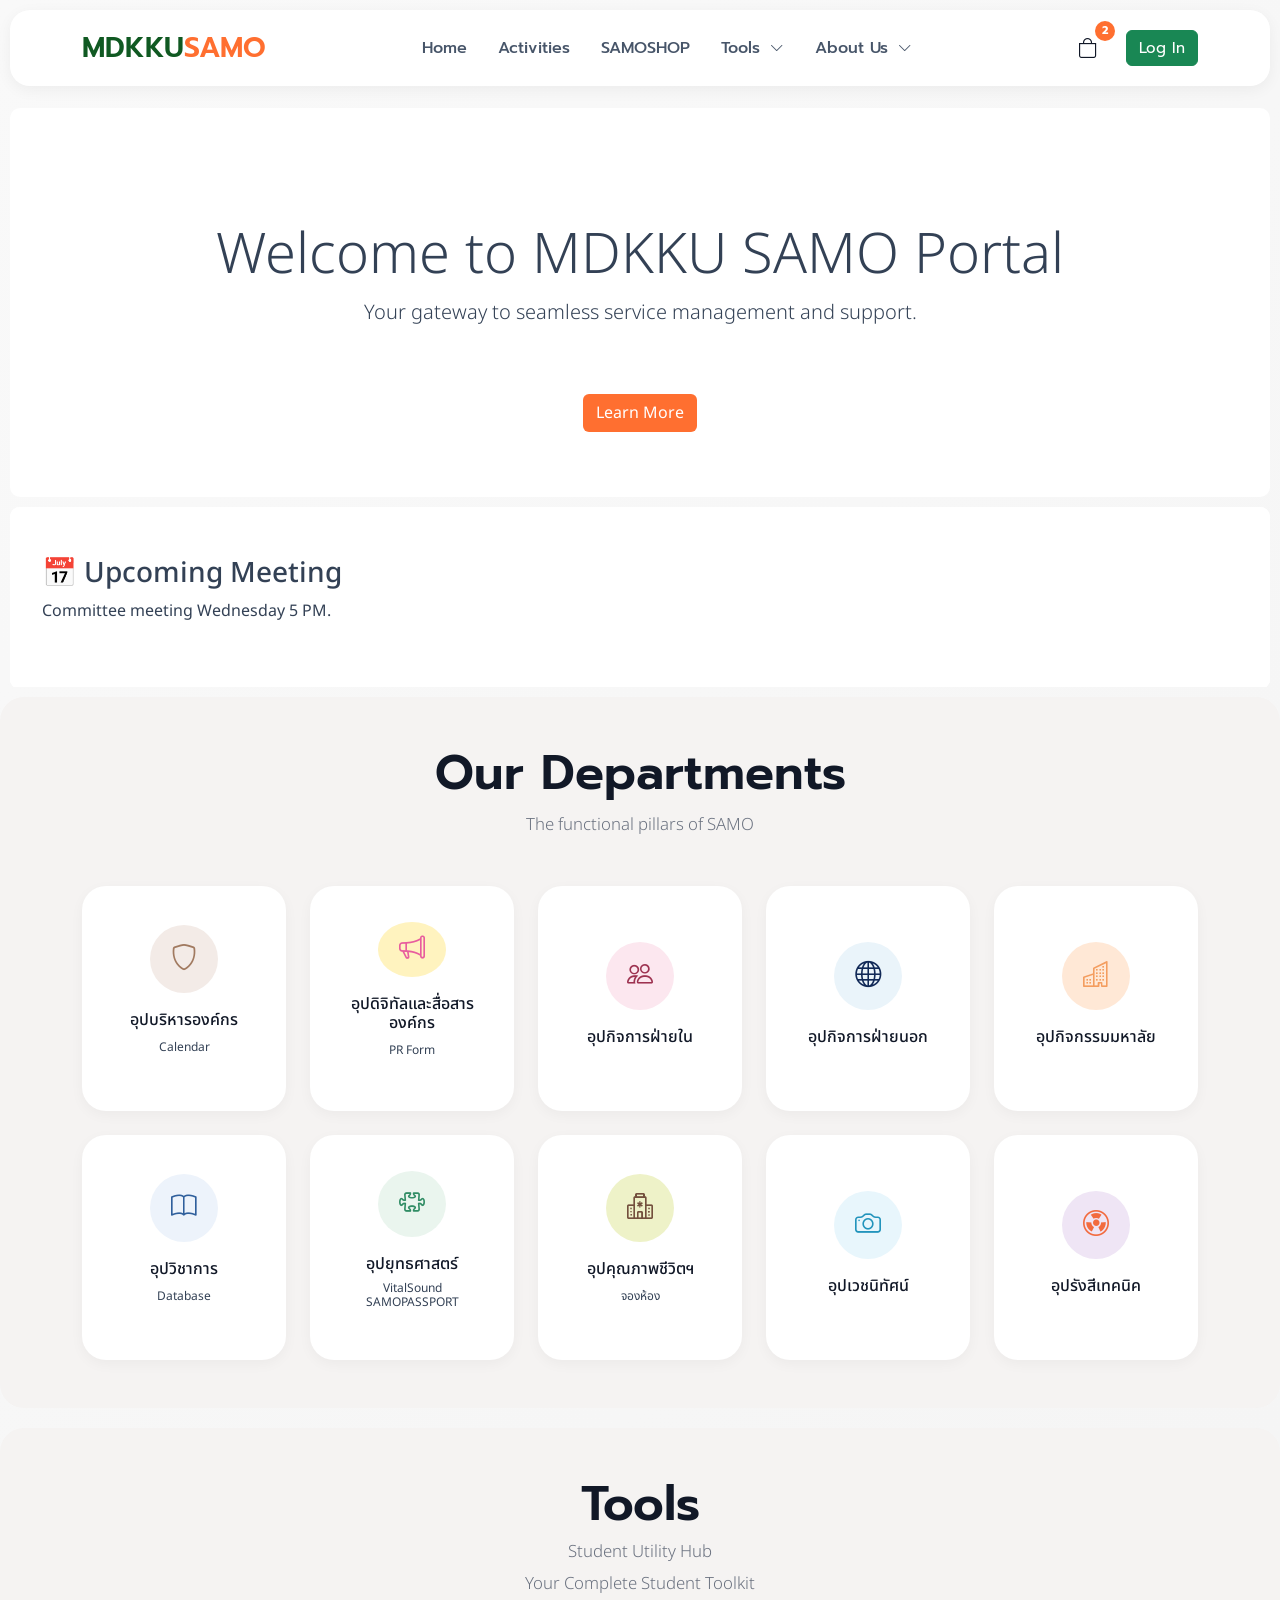
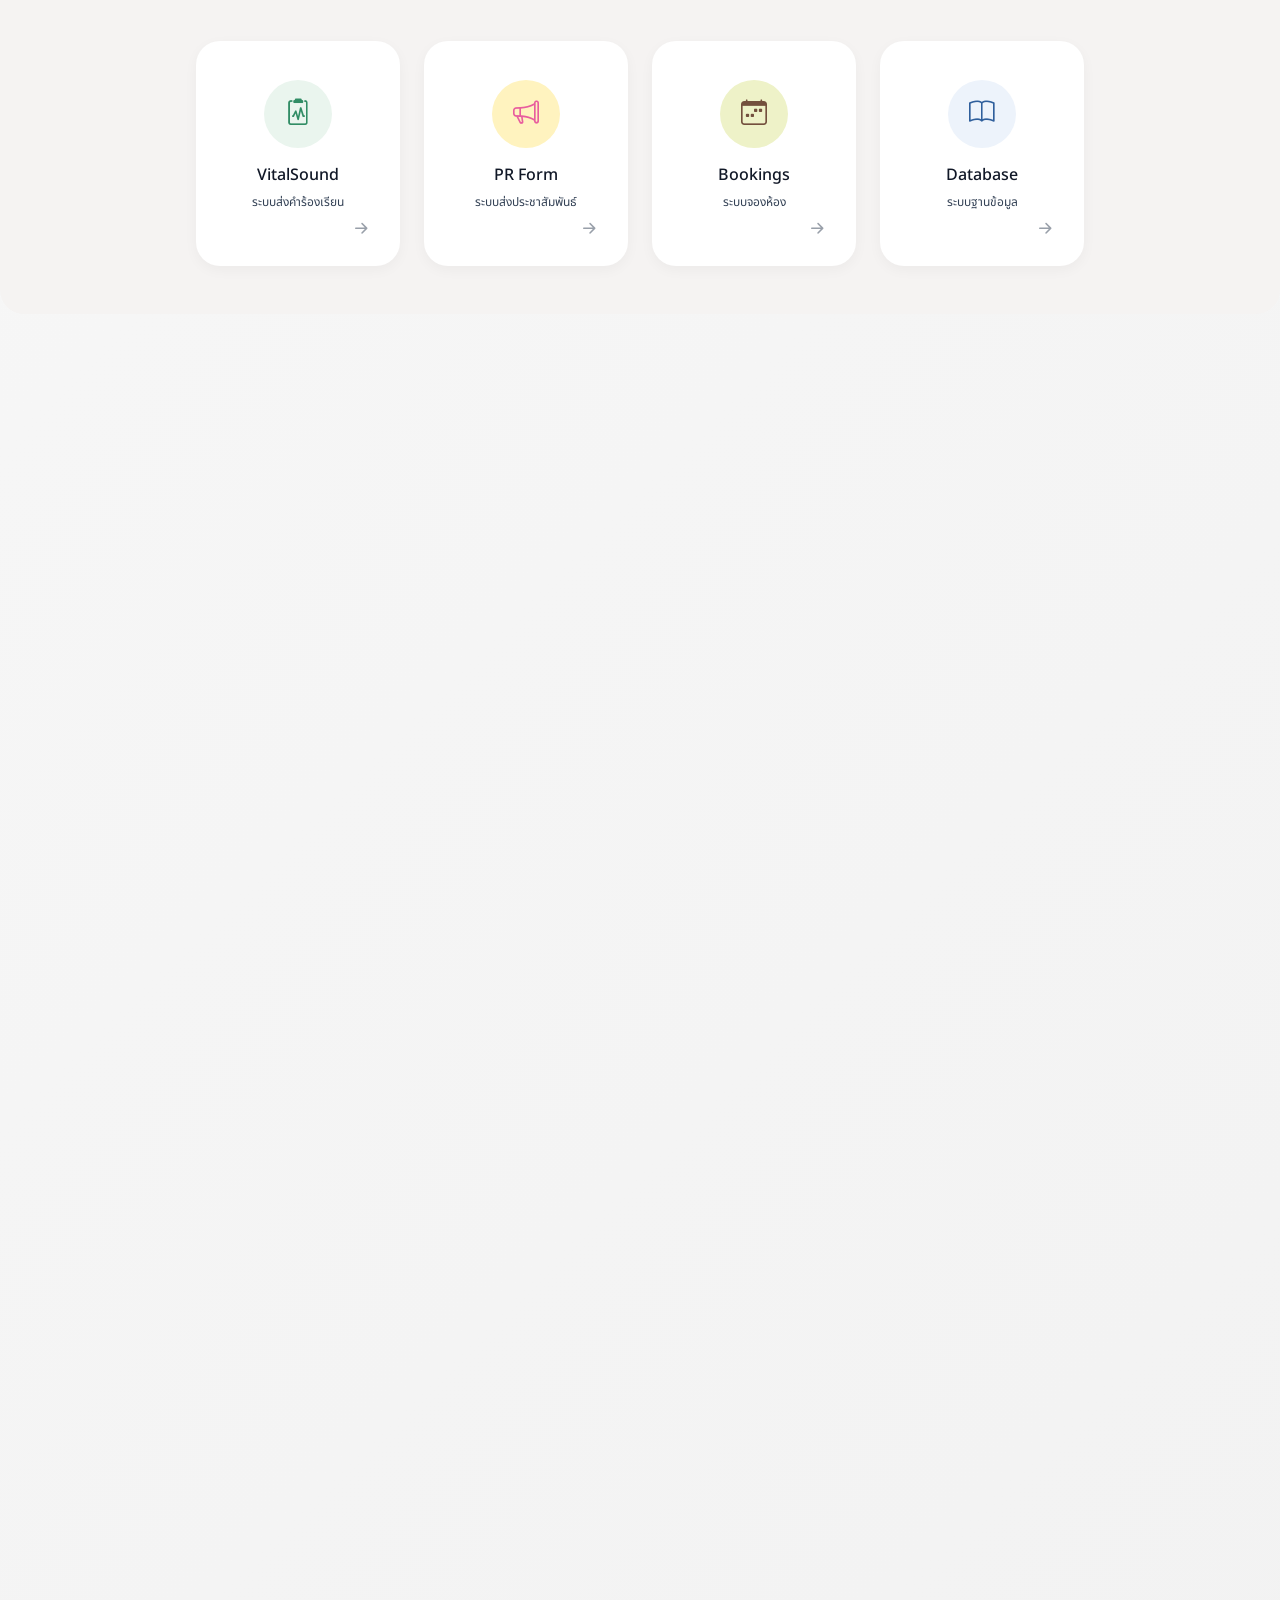
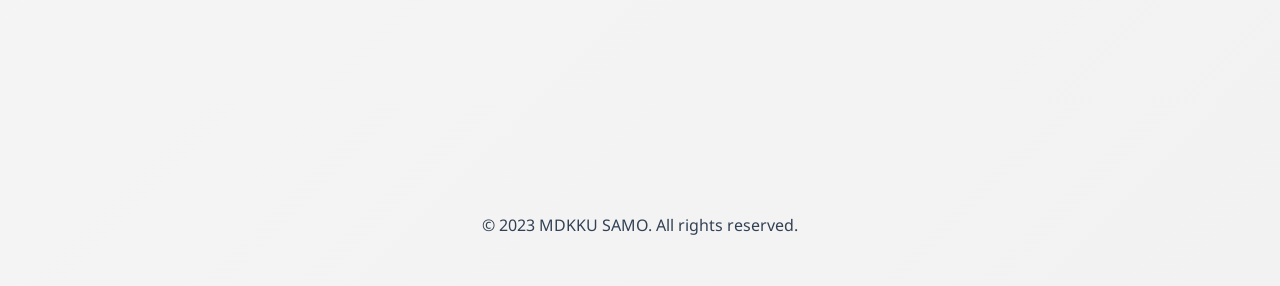
<file: index.html>
<!doctype html>
<html lang="en">
    
<head>
    <meta charset="UTF-8" />
    <meta name="viewport" content="width=device-width, initial-scale=1" />
    <title>MDKKU SAMO - Portal</title>

    <!-- Bootstrap -->
    <link href="https://cdn.jsdelivr.net/npm/bootstrap@5.3.3/dist/css/bootstrap.min.css" rel="stylesheet" />

    <!-- Fonts -->
    <link rel="preconnect" href="https://fonts.googleapis.com">
    <link rel="preconnect" href="https://fonts.gstatic.com" crossorigin>
    <link href="https://fonts.googleapis.com/css2?family=Prompt:wght@300;400;500;600;700&family=Noto+Sans+Thai:wght@300;400;500;600;700&display=swap" rel="stylesheet">

    <!-- Icons -->
    <link href="https://cdn.jsdelivr.net/npm/bootstrap-icons@1.10.5/font/bootstrap-icons.css" rel="stylesheet" />

    <!-- Your CSS -->
    <link rel="stylesheet" href="css/style.css">
    <link rel="stylesheet" href="css/cards.css">
    <link rel="stylesheet" href="css/tools.css">

    <!-- Google login (if you use Sign In) -->
    <script src="https://accounts.google.com/gsi/client" async defer></script>
</head>

<body>
    <nav class="navbar navbar-expand-lg samo-navbar">
        <div class="container d-flex align-items-center">
        <!-- Logo -->
            <a class="navbar-brand brand-fixed" href="index.html">
                <span class="brand-mdkku h3 mb-0">MDKKU</span><span class="brand-samo h3 mb-0">SAMO</span>
            </a>
            <!-- Hamburger -->
            <button class="navbar-toggler" type="button" data-bs-toggle="offcanvas" data-bs-target="#mobileMenu">
                <span class="navbar-toggler-icon"></span>
            </button>
            <!-- Desktop Menu -->
            <div class="collapse navbar-collapse">
                <ul class="nav nav-pills nav-center">
                    <li class="nav-item">
                        <a class="nav-link" href="index.html">Home</a>
                    </li>
                    <li class="nav-item">
                        <a class="nav-link" href="#">Activities</a>
                    </li>
                    <li class="nav-item">
                        <a class="nav-link" href="html/shop.html">SAMOSHOP</a>
                    </li>
                    <!-- Dropdown -->
                    <li class="nav-item dropdown" id="aboutDropdown">
                        <a class="nav-link" href="index.html#tools" id="aboutLink">
                            Tools
                            <i class="bi bi-chevron-down ms-1 small"></i>
                        </a>
                        <ul class="dropdown-menu">
                            <li><a class="dropdown-item" href="html/vitalsound.html">VitalSound</a></li>
                            <li><a class="dropdown-item" href="#">PR Form</a></li>
                            <li><a class="dropdown-item" href="#">Bookings</a></li>
                            <li><a class="dropdown-item" href="#">Database</a></li>
                            <li><a class="dropdown-item" href="theme-preview.html">Theme Preview</a></li>
                        </ul>
                    </li>
                    <!-- Dropdown -->
                    <li class="nav-item dropdown" id="aboutDropdown">
                        <a class="nav-link" href="#" id="aboutLink">
                            About Us
                            <i class="bi bi-chevron-down ms-1 small"></i>
                        </a>
                        <ul class="dropdown-menu">
                            <li><a class="dropdown-item" href="html/team.html">Our Team</a></li>
                            <li><a class="dropdown-item" href="#">Our Vision</a></li>
                            <li><a class="dropdown-item" href="#">Our Mission</a></li>
                        </ul>
                    </li>
                </ul>
                <a href="#" class="cart-nav">
                    <i class="bi bi-bag"></i>
                    <span class="cart-badge">2</span>
                </a>
                <a class="btn btn-success ms-3" style="font-size: 15px;" href="#">Log In</a>
            </div>
        </div>
    </nav>

    <!-- Mobile Sidebar -->
    <div class="offcanvas offcanvas-end" id="mobileMenu">
        <div class="offcanvas-header" style="padding-top: 30px; padding-left: 30px;">
            <h3 style="color: var(--color-green-900);">Menu</h3>
            <button class="btn-close" data-bs-dismiss="offcanvas"></button>
        </div>
        <div class="divider"></div>
        <div class="offcanvas-body">
            <ul class="nav flex-column">
                <li><a class="nav-link" href="index.html">Home</a></li>
                <li><a class="nav-link" href="#">Activities</a></li>
                <li><a class="nav-link" href="html/shop.html">SAMOSHOP</a></li>
                <li>
                    <a class="nav-link" href="index.html#tools">Tools</a>
                    <a class="nav-link ms-3 lh-1" style="font-size: 14px;" href="html/vitalsound.html">VitalSound</a>
                    <a class="nav-link ms-3 lh-1" style="font-size: 14px;" href="#">PR Form</a>
                    <a class="nav-link ms-3 lh-1" style="font-size: 14px;" href="#">Bookings</a>
                    <a class="nav-link ms-3 lh-1" style="font-size: 14px;" href="#">Database</a>
                    <a class="nav-link ms-3 lh-1" style="font-size: 14px;" href="theme-preview.html">Theme Preview</a>
                </li>
                <li>
                    <a class="nav-link" href="#">About Us</a>
                    <a class="nav-link ms-3 lh-1" style="font-size: 14px;" href="html/team.html">Our Team</a>
                    <a class="nav-link ms-3 lh-1" style="font-size: 14px;" href="#">Our Vision</a>
                    <a class="nav-link ms-3 lh-1" style="font-size: 14px;" href="#">Our Mission</a>
                </li>
                <li class="mt-3">
                    <a class="btn btn-custom w-100" href="#">Sign In</a>
                </li>
            </ul>
        </div>
    </div>

    <div class="text-box">
        <div class="container text-center" style="padding-top: 50px; padding-bottom: 50px;">
            <h1 class="display-4" style="padding-top: 50px;">Welcome to MDKKU SAMO Portal</h1>
            <p class="lead" style="padding-bottom: 50px;">Your gateway to seamless service management and support.</p>
            <a href="html/team.html" class="btn btn-md color" style="background-color: #FF6F30; color: white;">Learn More</a>
        </div>
    </div>  
    
    <div class="announcement-slider">
        <div class="slide" style="padding-top: 50px; padding-bottom: 50px;">
            <h3>📢 New Event</h3>
            <p>Registration opens this Friday.</p>
        </div>
        <div class="slide" style="padding-top: 50px; padding-bottom: 50px;">
            <h3>🎉 Welcome Freshmen</h3>
            <p>Orientation begins at 9 AM.</p>
        </div>
        <div class="slide" style="padding-top: 50px; padding-bottom: 50px;">
            <h3>📅 Upcoming Meeting</h3>
            <p>Committee meeting Wednesday 5 PM.</p>
        </div>
    </div>

<section class="department-section py-5">
    <div class="container text-center">
        <h2 class="department-title">Our Departments</h2>
        <p class="department-subtitle">The functional pillars of SAMO</p>
        <div class="row justify-content-center g-4 mt-4">
            <!-- ADMIN -->
            <div class="col-6 col-md-4 custom-col">
                <div class="department-card admin-card">
                    <div class="icon-circle admin"><i class="bi bi-shield"></i></div>
                    <h6>อุปบริหารองค์กร</h6>
                    <p style="font-size: 12px;">Calendar</p>
                </div>
            </div>
            <!-- DIGITAL -->
            <div class="col-6 col-md-4 custom-col">
                <div class="department-card digital-card">
                    <div class="icon-circle digital"><i class="bi bi-megaphone"></i></div>
                    <h6>อุปดิจิทัลและสื่อสารองค์กร</h6>
                    <p style="font-size: 12px;">PR Form</p>
                </div>
            </div>
            <!-- INTERNAL -->
            <div class="col-6 col-md-4 custom-col">
                <div class="department-card internal-card">
                    <div class="icon-circle internal"><i class="bi bi-people"></i></div>
                    <h6>อุปกิจการฝ่ายใน</h6>
                </div>
            </div>
            <!-- EXTERNAL -->
            <div class="col-6 col-md-4 custom-col">
                <div class="department-card external-card">
                    <div class="icon-circle external"><i class="bi bi-globe"></i></div>
                    <h6>อุปกิจการฝ่ายนอก</h6>
                </div>
            </div>
            <!-- UNIVERSITY -->
            <div class="col-6 col-md-4 custom-col">
                <div class="department-card university-card">
                    <div class="icon-circle university"><i class="bi bi-buildings"></i></div>
                    <h6>อุปกิจกรรมมหาลัย</h6>
                </div>
            </div>
            <!-- ACADEMIC -->
            <div class="col-6 col-md-4 custom-col">
                <div class="department-card academic-card">
                    <div class="icon-circle academic"><i class="bi bi-book"></i> </div>
                    <h6>อุปวิชาการ</h6>
                    <p style="font-size: 12px;">Database</p>
                </div>
            </div>
            <!-- STRATEGY -->
            <div class="col-6 col-md-4 custom-col">
                <div class="department-card strategy-card">
                    <div class="icon-circle strategy"><i class="bi bi-puzzle"></i></div>
                    <h6>อุปยุทธศาสตร์</h6>
                    <p style="font-size: 12px; line-height: 1;">VitalSound<span style="display:block; margin-top: 2px;">SAMOPASSPORT</span></p>
                </div>
            </div>
            <!-- QUALITY -->
            <div class="col-6 col-md-4 custom-col">
                <div class="department-card quality-card">
                    <div class="icon-circle quality"><i class="bi bi-hospital"></i></div>
                    <h6>อุปคุณภาพชีวิตฯ</h6>
                    <p style="font-size: 12px;">จองห้อง</p>
                </div>
            </div>
            <!-- MEDIA -->
            <div class="col-6 col-md-4 custom-col">
                <div class="department-card media-card">
                    <div class="icon-circle media"><i class="bi bi-camera"></i></div>
                    <h6>อุปเวชนิทัศน์</h6>
                </div>
            </div>
            <!-- RADIOLOGY -->
            <div class="col-6 col-md-4 custom-col">
                <div class="department-card radiology-card">
                    <div class="icon-circle radiology"><i class="bi bi-radioactive"></i></div>
                    <h6>อุปรังสีเทคนิค</h6>
                </div>
            </div>
        </div>
    </div>
</section>

<div style="height: 20px;"></div>

<section id="tools" class="tools-section py-5">
    <div class="container text-center">
        <h2 class="tools-title">Tools</h2>
        <p class="tools-subtitle lh-1">Student Utility Hub</p>
        <p class="tools-subtitle lh-1">Your Complete Student Toolkit</p>
        <div class="row justify-content-center g-4 mt-4">
            <!-- VITALSOUND -->
            <div class="col-6 col-md-6 custom-col">
                <a href="html/vitalsound.html" style="text-decoration: none; color: inherit;">
                <div class="tools-card vitalsound-card">
                    <div class="icon-circle vitalsound"><i class="bi bi-clipboard2-pulse"></i></div>
                    <h6>VitalSound</h6>
                    <p style="font-size: 12px;">ระบบส่งคำร้องเรียน</p>
                    <i class="bi bi-arrow-right-short card-arrow"></i>
                </div>
                </a>
            </div>
            <!-- DIGITAL -->
            <div class="col-6 col-md-6 custom-col">
                <a href="#" style="text-decoration: none; color: inherit;">
                <div class="tools-card prform-card">
                    <div class="icon-circle prform"><i class="bi bi-megaphone"></i></div>
                    <h6>PR Form</h6>
                    <p style="font-size: 12px;">ระบบส่งประชาสัมพันธ์</p>
                    <i class="bi bi-arrow-right-short card-arrow"></i>
                </div>
                </a>
            </div>
            <!-- BOOKINGS -->
            <div class="col-6 col-md-6 custom-col">
                <a href="#" style="text-decoration: none; color: inherit;">
                <div class="tools-card bookings-card">
                    <div class="icon-circle bookings"><i class="bi bi-calendar-week"></i></div>
                    <h6>Bookings</h6>
                    <p style="font-size: 12px;">ระบบจองห้อง</p>
                    <i class="bi bi-arrow-right-short card-arrow"></i>
                </div>
                </a>
            </div>
            <!-- DATABASE -->
            <div class="col-6 col-md-6 custom-col">
                <a href="#" style="text-decoration: none; color: inherit;">
                <div class="tools-card Database-card">
                    <div class="icon-circle Database"><i class="bi bi-book"></i></div>
                    <h6>Database</h6>
                    <p style="font-size: 12px;">ระบบฐานข้อมูล</p>
                    <i class="bi bi-arrow-right-short card-arrow"></i>
                </div>
                </a>
            </div>
        </div>
    </div>
</section>
    
    <div style="height: 1500px;"></div>

    <div class="container">
        <p class="text-center">© 2023 MDKKU SAMO. All rights reserved.</p>
    </div>
    
    <script src="https://cdn.jsdelivr.net/npm/bootstrap@5.3.3/dist/js/bootstrap.bundle.min.js"></script>
    <script src="js/main.js"></script>
    
</body>

</html>
</file>
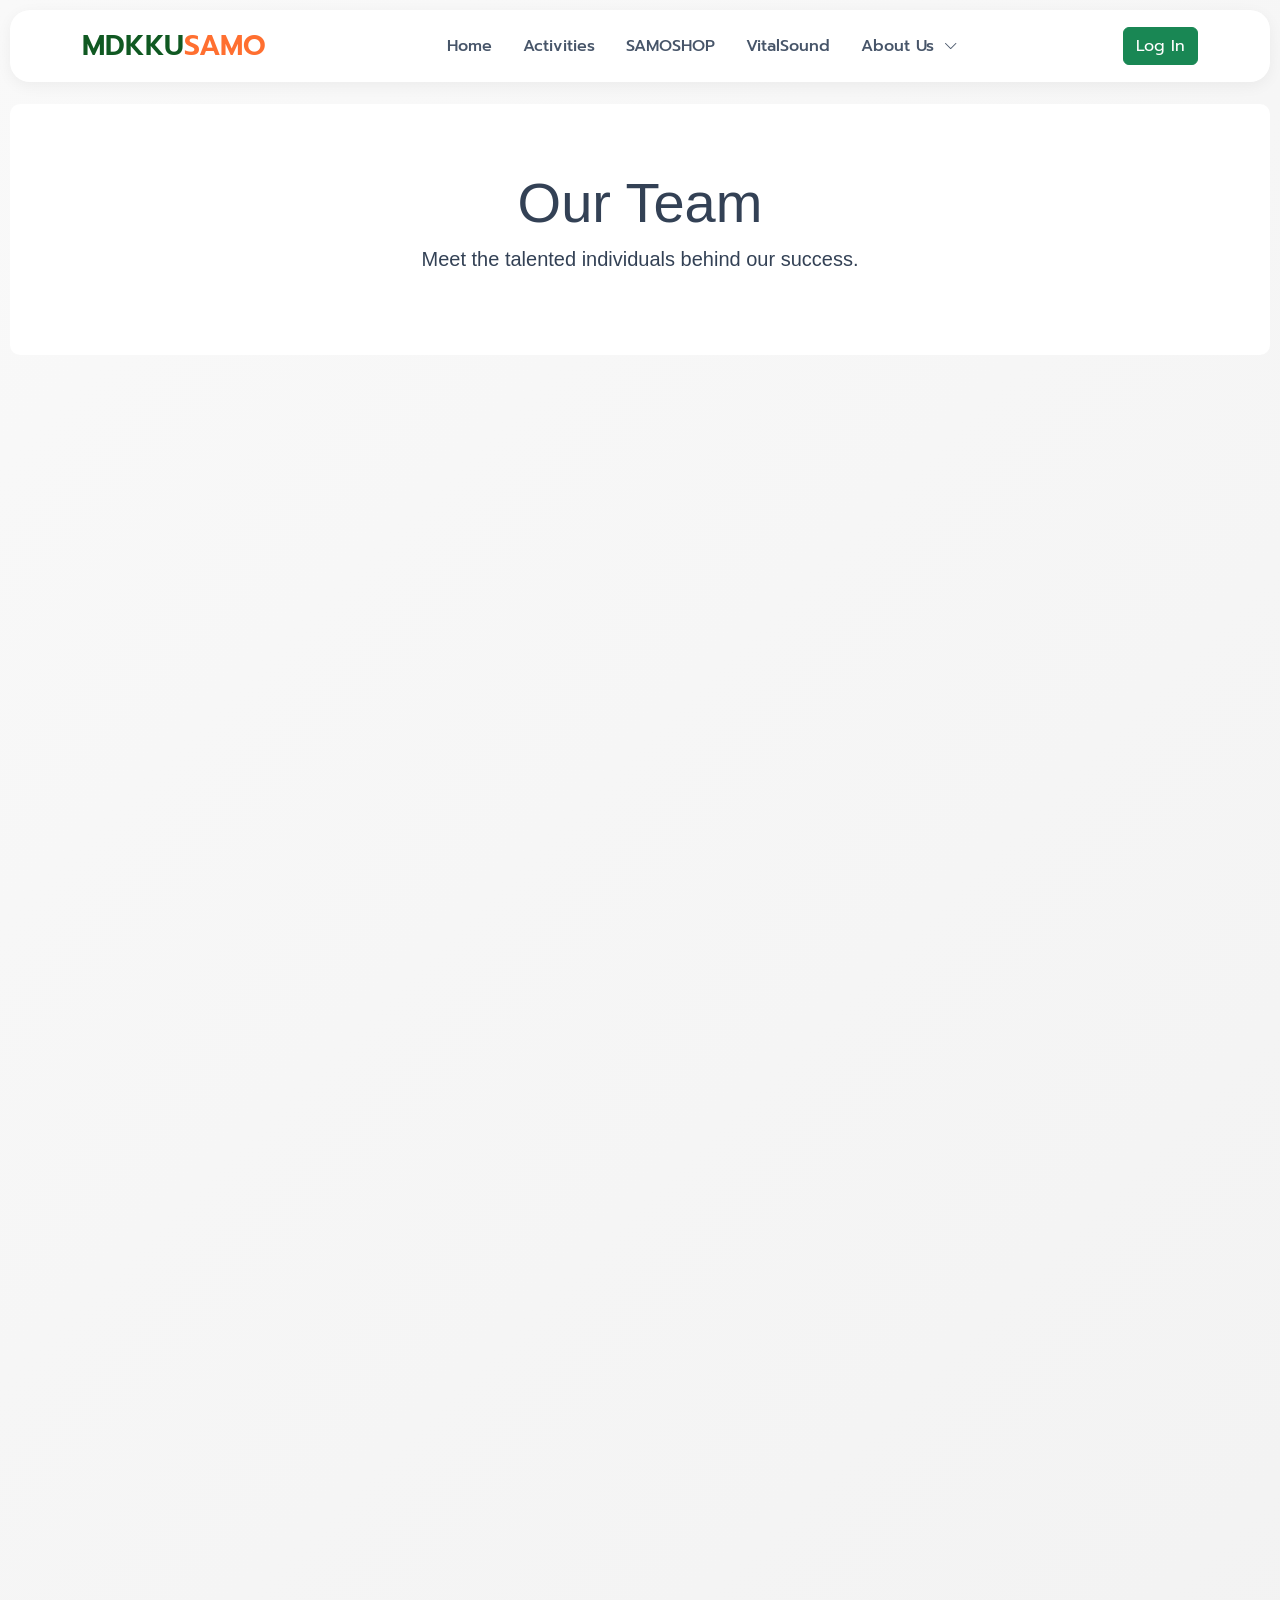
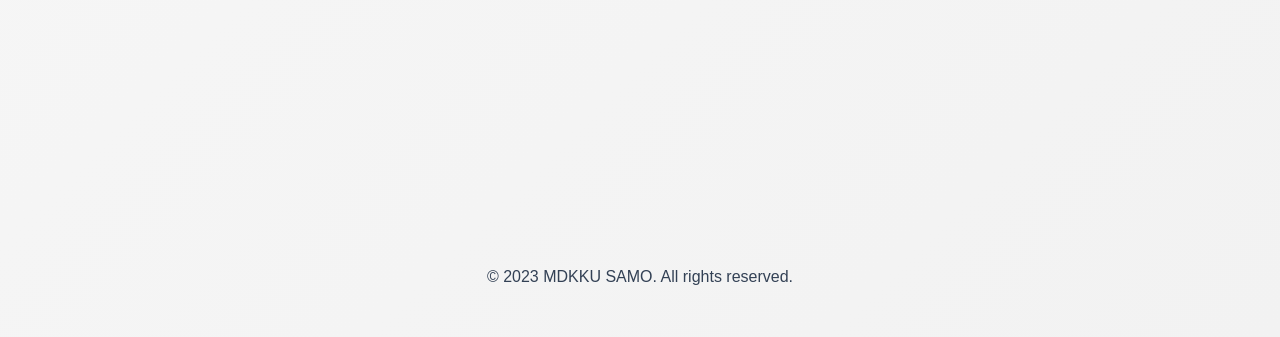
<file: team.html>
<!doctype html>
<html lang="th">
    
<head>
    <meta charset="UTF-8" />
    <meta name="viewport" content="width=device-width, initial-scale=1" />
    <title>MDKKU SAMO - Portal</title>

    <!-- Bootstrap -->
    <link href="https://cdn.jsdelivr.net/npm/bootstrap@5.3.3/dist/css/bootstrap.min.css" rel="stylesheet" />

    <!-- Fonts -->
    <link href="https://fonts.googleapis.com/css2?family=Prompt:wght@300;400;500;600;700&display=swap" rel="stylesheet" />

    <!-- Icons -->
    <link href="https://cdn.jsdelivr.net/npm/bootstrap-icons@1.10.5/font/bootstrap-icons.css" rel="stylesheet" />

    <!-- Your CSS -->
    <link rel="stylesheet" href="css/style.css">

    <!-- Google login (if you use Sign In) -->
    <script src="https://accounts.google.com/gsi/client" async defer></script>
</head>

<body>
    <nav class="navbar navbar-expand-lg samo-navbar">
        <div class="container">
        <!-- Logo -->
            <a class="navbar-brand brand-fixed" href="index.html">
                <span class="brand-mdkku h3 mb-0">MDKKU</span><span class="brand-samo h3 mb-0">SAMO</span>
            </a>
            <!-- Hamburger -->
            <button class="navbar-toggler" type="button" data-bs-toggle="offcanvas" data-bs-target="#mobileMenu">
            <span class="navbar-toggler-icon"></span>
            </button>
            <!-- Desktop Menu -->
            <div class="collapse navbar-collapse">
                <ul class="nav nav-pills nav-center">
                    <li class="nav-item">
                        <a class="nav-link" href="index.html">Home</a>
                    </li>
                    <li class="nav-item">
                        <a class="nav-link" href="#">Activities</a>
                    </li>
                    <li class="nav-item">
                        <a class="nav-link" href="#">SAMOSHOP</a>
                    </li>
                    <li class="nav-item">
                        <a class="nav-link" href="vitalsound.html">VitalSound</a>
                    </li>
                    <!-- Dropdown -->
                        <li class="nav-item dropdown" id="aboutDropdown">
                        <a class="nav-link" href="#" id="aboutLink">
                            About Us
                            <i class="bi bi-chevron-down ms-1 small"></i>
                        </a>
                        <ul class="dropdown-menu">
                            <li><a class="dropdown-item" href="team.html">Our Team</a></li>
                            <li><a class="dropdown-item" href="#">Our Vision</a></li>
                            <li><a class="dropdown-item" href="#">Our Mission</a></li>
                        </ul>
                    </li>
                </ul>
                <a class="btn btn-success" href="#">Log In</a>
            </div>
        </div>
    </nav>

    <!-- Mobile Sidebar -->
    <div class="offcanvas offcanvas-end" id="mobileMenu">
        <div class="offcanvas-header" style="padding-top: 30px; padding-left: 30px;">
            <h3 style="color: var(--color-green-900);">Menu</h3>
            <button class="btn-close" data-bs-dismiss="offcanvas"></button>
        </div>
        <div class="divider"></div>
        <div class="offcanvas-body">
            <ul class="nav flex-column">
                <li><a class="nav-link" href="index.html">Home</a></li>
                <li><a class="nav-link" href="#">Activities</a></li>
                <li><a class="nav-link" href="#">SAMOSHOP</a></li>
                <li><a class="nav-link" href="vitalsound.html">VitalSound</a></li>
                <li>
                    <a class="nav-link" href="about.html">About Us</a>
                    <a class="nav-link ms-3" href="team.html">Our Team</a>
                    <a class="nav-link ms-3" href="#">Our Vision</a>
                    <a class="nav-link ms-3" href="#">Our Mission</a>
                </li>
                <li class="mt-3">
                    <a class="btn btn-custom w-100" href="#">Sign In</a>
                </li>
            </ul>
        </div>
    </div>
    
    <div class="text-box">
        <div class="container text-center" style="padding-top: 50px; padding-bottom: 50px;">
            <h1 class="display-4">Our Team</h1>
            <p class="lead">Meet the talented individuals behind our success.</p>
        </div>
    </div>  
    
    <div style="height: 1500px;"></div>
    
    <div class="container">
        <p class="text-center">© 2023 MDKKU SAMO. All rights reserved.</p>
    </div>
    
    <script src="https://cdn.jsdelivr.net/npm/bootstrap@5.3.3/dist/js/bootstrap.bundle.min.js"></script>
    <script src="js/main.js"></script>
    
</body>
</html>
</file>
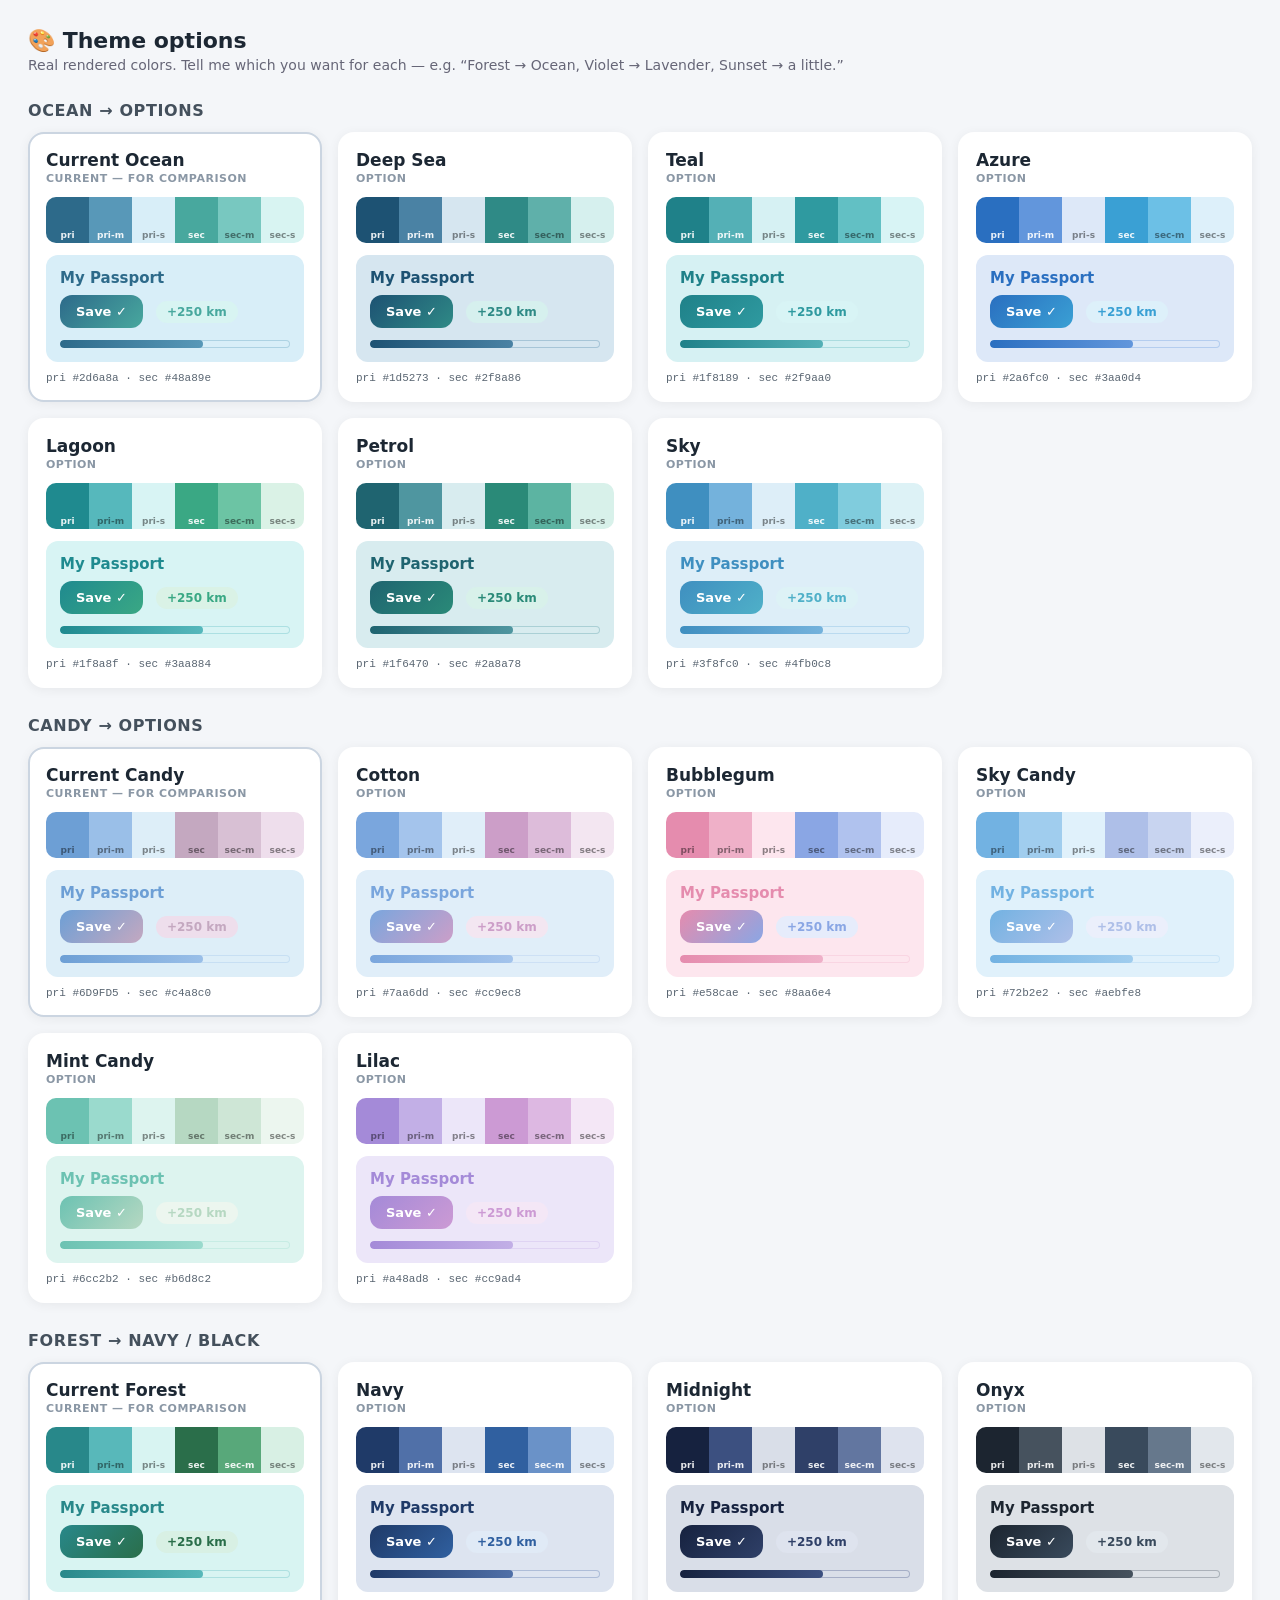
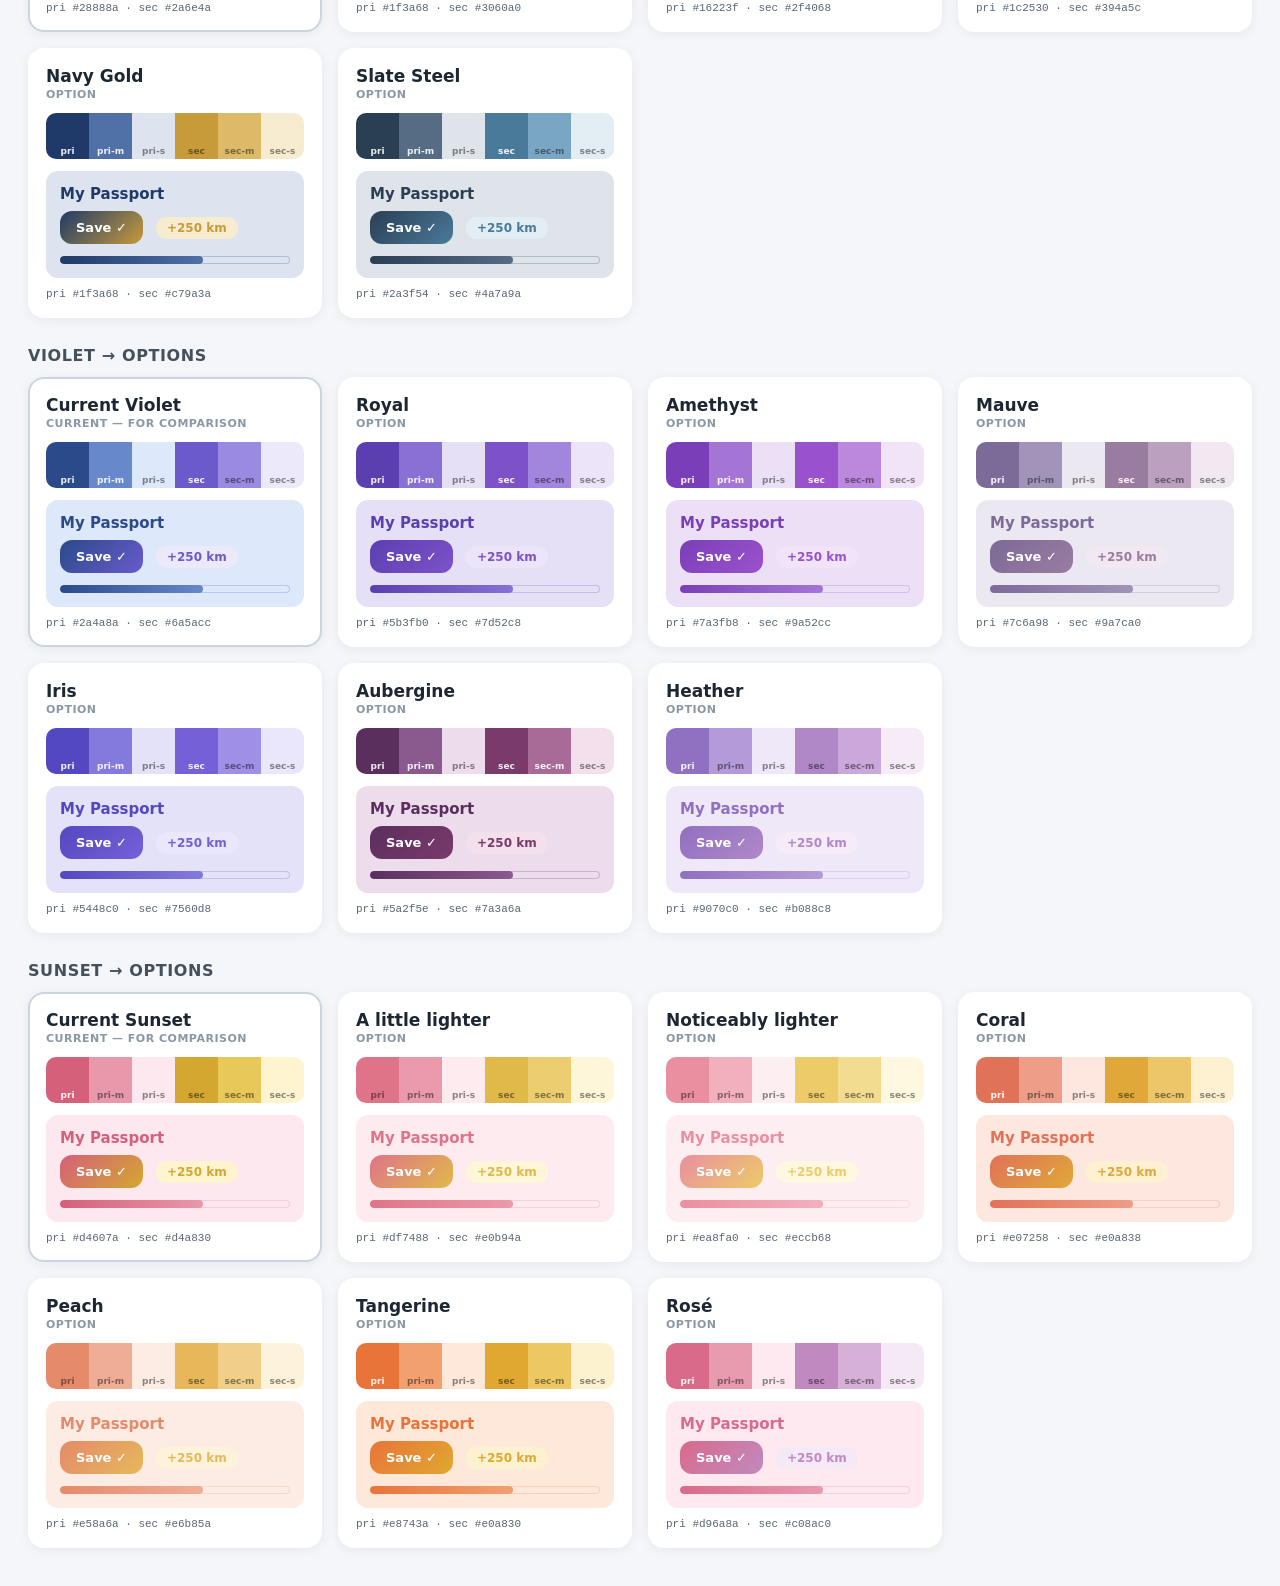
<file: theme-preview.html>
<!DOCTYPE html>
<html lang="en">
<head>
<meta charset="UTF-8">
<meta name="viewport" content="width=device-width, initial-scale=1">
<title>Theme options — SAMO Passport</title>
<style>
  * { box-sizing: border-box; }
  body { font-family: 'Nunito', system-ui, -apple-system, sans-serif; margin: 0; padding: 28px;
         background: #f4f6f9; color: #1c2733; }
  h1 { font-size: 22px; margin: 0 0 4px; }
  .sub { color: #667; margin: 0 0 24px; font-size: 14px; }
  h2 { font-size: 16px; margin: 28px 0 12px; text-transform: uppercase; letter-spacing: .6px; color: #44505c; }
  .grid { display: grid; grid-template-columns: repeat(auto-fill, minmax(280px, 1fr)); gap: 16px; }
  .card { background: #fff; border-radius: 16px; padding: 16px; box-shadow: 0 2px 12px rgba(0,0,0,.06);
          border: 2px solid transparent; }
  .card.current { border-color: #cbd5e1; }
  .card h3 { margin: 0 0 2px; font-size: 17px; }
  .tag { font-size: 11px; font-weight: 800; text-transform: uppercase; letter-spacing: .5px;
         color: #8a97a5; margin-bottom: 12px; display: block; }
  .swatches { display: flex; gap: 0; border-radius: 10px; overflow: hidden; margin-bottom: 12px; }
  .sw { flex: 1; height: 46px; display: flex; align-items: flex-end; justify-content: center;
        font-size: 9px; color: rgba(255,255,255,.9); font-weight: 700; padding-bottom: 3px; }
  .sw.light { color: rgba(0,0,0,.45); }
  /* mini UI mock */
  .mock { border-radius: 12px; padding: 14px; }
  .mock .title { font-weight: 800; font-size: 15px; margin-bottom: 8px; }
  .mock .btn { display: inline-block; color: #fff; font-weight: 800; font-size: 13px;
               padding: 9px 16px; border-radius: 12px; margin-right: 8px; }
  .mock .chip { display: inline-block; font-weight: 700; font-size: 12px; padding: 4px 11px;
                border-radius: 20px; }
  .mock .bar { height: 8px; border-radius: 99px; margin-top: 12px; overflow: hidden; }
  .mock .fill { height: 100%; width: 62%; border-radius: 99px; }
  .hexrow { font-family: ui-monospace, monospace; font-size: 11px; color: #5a6672; margin-top: 10px; }
</style>
</head>
<body>
<h1>🎨 Theme options</h1>
<p class="sub">Real rendered colors. Tell me which you want for each — e.g. “Forest → Ocean, Violet → Lavender, Sunset → a little.”</p>

<div id="root"></div>

<script>
const THEMES = {
  'OCEAN → options': [
    { name: 'Current Ocean', tag:'current', pri:'#2d6a8a', priM:'#5898b8', priS:'#d8eef8', sec:'#48a89e', secM:'#78c8c0', secS:'#d8f4f2' },
    { name: 'Deep Sea',  pri:'#1d5273', priM:'#4a82a4', priS:'#d6e6f0', sec:'#2f8a86', secM:'#5fb0aa', secS:'#d6f0ee' },
    { name: 'Teal',      pri:'#1f8189', priM:'#54b0b6', priS:'#d6f1f3', sec:'#2f9aa0', secM:'#62c0c4', secS:'#d8f4f5' },
    { name: 'Azure',     pri:'#2a6fc0', priM:'#6296dc', priS:'#dde8f8', sec:'#3aa0d4', secM:'#6cc0e6', secS:'#ddf0fa' },
    { name: 'Lagoon',    pri:'#1f8a8f', priM:'#56b8bc', priS:'#d8f4f4', sec:'#3aa884', secM:'#6cc4a4', secS:'#daf2e6' },
    { name: 'Petrol',    pri:'#1f6470', priM:'#4f96a0', priS:'#d8ecef', sec:'#2a8a78', secM:'#5cb4a2', secS:'#d8f1ea' },
    { name: 'Sky',       pri:'#3f8fc0', priM:'#74b2dc', priS:'#ddeef8', sec:'#4fb0c8', secM:'#80ccdd', secS:'#ddf2f6' },
  ],
  'CANDY → options': [
    { name: 'Current Candy', tag:'current', pri:'#6D9FD5', priM:'#9abfe8', priS:'#ddeef8', sec:'#c4a8c0', secM:'#d8c0d4', secS:'#EEDEEC' },
    { name: 'Cotton',    pri:'#7aa6dd', priM:'#a4c4ec', priS:'#e0eef9', sec:'#cc9ec8', secM:'#ddbcda', secS:'#f3e6f1' },
    { name: 'Bubblegum', pri:'#e58cae', priM:'#efb0c8', priS:'#fde6ee', sec:'#8aa6e4', secM:'#b0c2ee', secS:'#e6ecfb' },
    { name: 'Sky Candy', pri:'#72b2e2', priM:'#a0cdee', priS:'#e0f1fb', sec:'#aebfe8', secM:'#c8d4f0', secS:'#ebeffb' },
    { name: 'Mint Candy', pri:'#6cc2b2', priM:'#9adacd', priS:'#ddf4ef', sec:'#b6d8c2', secM:'#cee6d6', secS:'#ecf6ef' },
    { name: 'Lilac',     pri:'#a48ad8', priM:'#c2afe6', priS:'#ece6f9', sec:'#cc9ad4', secM:'#ddb8e2', secS:'#f4e7f6' },
  ],
  'FOREST → navy / black': [
    { name: 'Current Forest', tag: 'current', pri:'#28888a', priM:'#58b8ba', priS:'#d8f4f2', sec:'#2a6e4a', secM:'#58a87a', secS:'#d8f0e4' },
    { name: 'Navy',      pri:'#1f3a68', priM:'#5070a8', priS:'#dde4f0', sec:'#3060a0', secM:'#6a92c8', secS:'#e0eaf6' },
    { name: 'Midnight',  pri:'#16223f', priM:'#3c5080', priS:'#d9dee8', sec:'#2f4068', secM:'#6276a0', secS:'#dee3ee' },
    { name: 'Onyx',      pri:'#1c2530', priM:'#46525e', priS:'#dde1e6', sec:'#394a5c', secM:'#66788c', secS:'#e2e7ec' },
    { name: 'Navy Gold', pri:'#1f3a68', priM:'#5070a8', priS:'#dde4f0', sec:'#c79a3a', secM:'#ddb968', secS:'#f7eccf' },
    { name: 'Slate Steel', pri:'#2a3f54', priM:'#566c84', priS:'#dee4ea', sec:'#4a7a9a', secM:'#7aa6c6', secS:'#e2eef4' },
  ],
  'VIOLET → options': [
    { name: 'Current Violet', tag:'current', pri:'#2a4a8a', priM:'#6888cc', priS:'#dde8fa', sec:'#6a5acc', secM:'#9a8ae0', secS:'#eceafa' },
    { name: 'Royal',     pri:'#5b3fb0', priM:'#8870d4', priS:'#e6e0f7', sec:'#7d52c8', secM:'#a285dd', secS:'#ece4f8' },
    { name: 'Amethyst',  pri:'#7a3fb8', priM:'#a575d6', priS:'#ece0f6', sec:'#9a52cc', secM:'#bc88dd', secS:'#f1e4f8' },
    { name: 'Mauve',     pri:'#7c6a98', priM:'#a193ba', priS:'#ece8f1', sec:'#9a7ca0', secM:'#bca0c0', secS:'#f1e8f2' },
    { name: 'Iris',      pri:'#5448c0', priM:'#847add', priS:'#e4e2f8', sec:'#7560d8', secM:'#a08fe6', secS:'#eae6fb' },
    { name: 'Aubergine', pri:'#5a2f5e', priM:'#8a5a8e', priS:'#ecdcec', sec:'#7a3a6a', secM:'#a86a96', secS:'#f3e0ec' },
    { name: 'Heather',   pri:'#9070c0', priM:'#b49ad8', priS:'#efe8f8', sec:'#b088c8', secM:'#cba8db', secS:'#f5ecf8' },
  ],
  'SUNSET → options': [
    { name: 'Current Sunset', tag:'current', pri:'#d4607a', priM:'#e898aa', priS:'#fde8ef', sec:'#d4a830', secM:'#e8c858', secS:'#fef4d0' },
    { name: 'A little lighter', pri:'#df7488', priM:'#ea9aaa', priS:'#fdebf0', sec:'#e0b94a', secM:'#ecce70', secS:'#fef6d8' },
    { name: 'Noticeably lighter', pri:'#ea8fa0', priM:'#f2b0bd', priS:'#fdeef2', sec:'#eccb68', secM:'#f2dc90', secS:'#fef8e0' },
    { name: 'Coral',     pri:'#e07258', priM:'#ee9d88', priS:'#fde7df', sec:'#e0a838', secM:'#edc66a', secS:'#fdf1d2' },
    { name: 'Peach',     pri:'#e58a6a', priM:'#f0ad96', priS:'#fdece4', sec:'#e6b85a', secM:'#f0d088', secS:'#fdf3da' },
    { name: 'Tangerine', pri:'#e8743a', priM:'#f2a070', priS:'#fde8da', sec:'#e0a830', secM:'#edc862', secS:'#fdf2cf' },
    { name: 'Rosé',      pri:'#d96a8a', priM:'#e89aaf', priS:'#fde9ef', sec:'#c08ac0', secM:'#d6b0d6', secS:'#f4e9f4' },
  ],
};

function isLight(hex){ const n=parseInt(hex.slice(1),16); const r=n>>16,g=(n>>8)&255,b=n&255;
  return (0.299*r+0.587*g+0.114*b) > 150; }

const root = document.getElementById('root');
for (const [group, list] of Object.entries(THEMES)) {
  const h = document.createElement('h2'); h.textContent = group; root.appendChild(h);
  const grid = document.createElement('div'); grid.className='grid';
  list.forEach(t => {
    const cur = t.tag === 'current';
    const sws = [['pri',t.pri],['pri-m',t.priM],['pri-s',t.priS],['sec',t.sec],['sec-m',t.secM],['sec-s',t.secS]]
      .map(([k,c]) => `<div class="sw ${isLight(c)?'light':''}" style="background:${c}">${k}</div>`).join('');
    grid.insertAdjacentHTML('beforeend', `
      <div class="card ${cur?'current':''}">
        <h3>${t.name}</h3>
        <span class="tag">${cur?'current — for comparison':'option'}</span>
        <div class="swatches">${sws}</div>
        <div class="mock" style="background:${t.priS}">
          <div class="title" style="color:${t.pri}">My Passport</div>
          <span class="btn" style="background:linear-gradient(135deg, ${t.pri}, ${t.sec})">Save ✓</span>
          <span class="chip" style="background:${t.secS}; color:${t.sec}">+250 km</span>
          <div class="bar" style="background:${t.priS}; box-shadow:inset 0 0 0 1px ${t.priM}55">
            <div class="fill" style="background:linear-gradient(90deg, ${t.pri}, ${t.priM})"></div>
          </div>
        </div>
        <div class="hexrow">pri ${t.pri} · sec ${t.sec}</div>
      </div>`);
  });
  root.appendChild(grid);
}
</script>
</body>
</html>
</file>
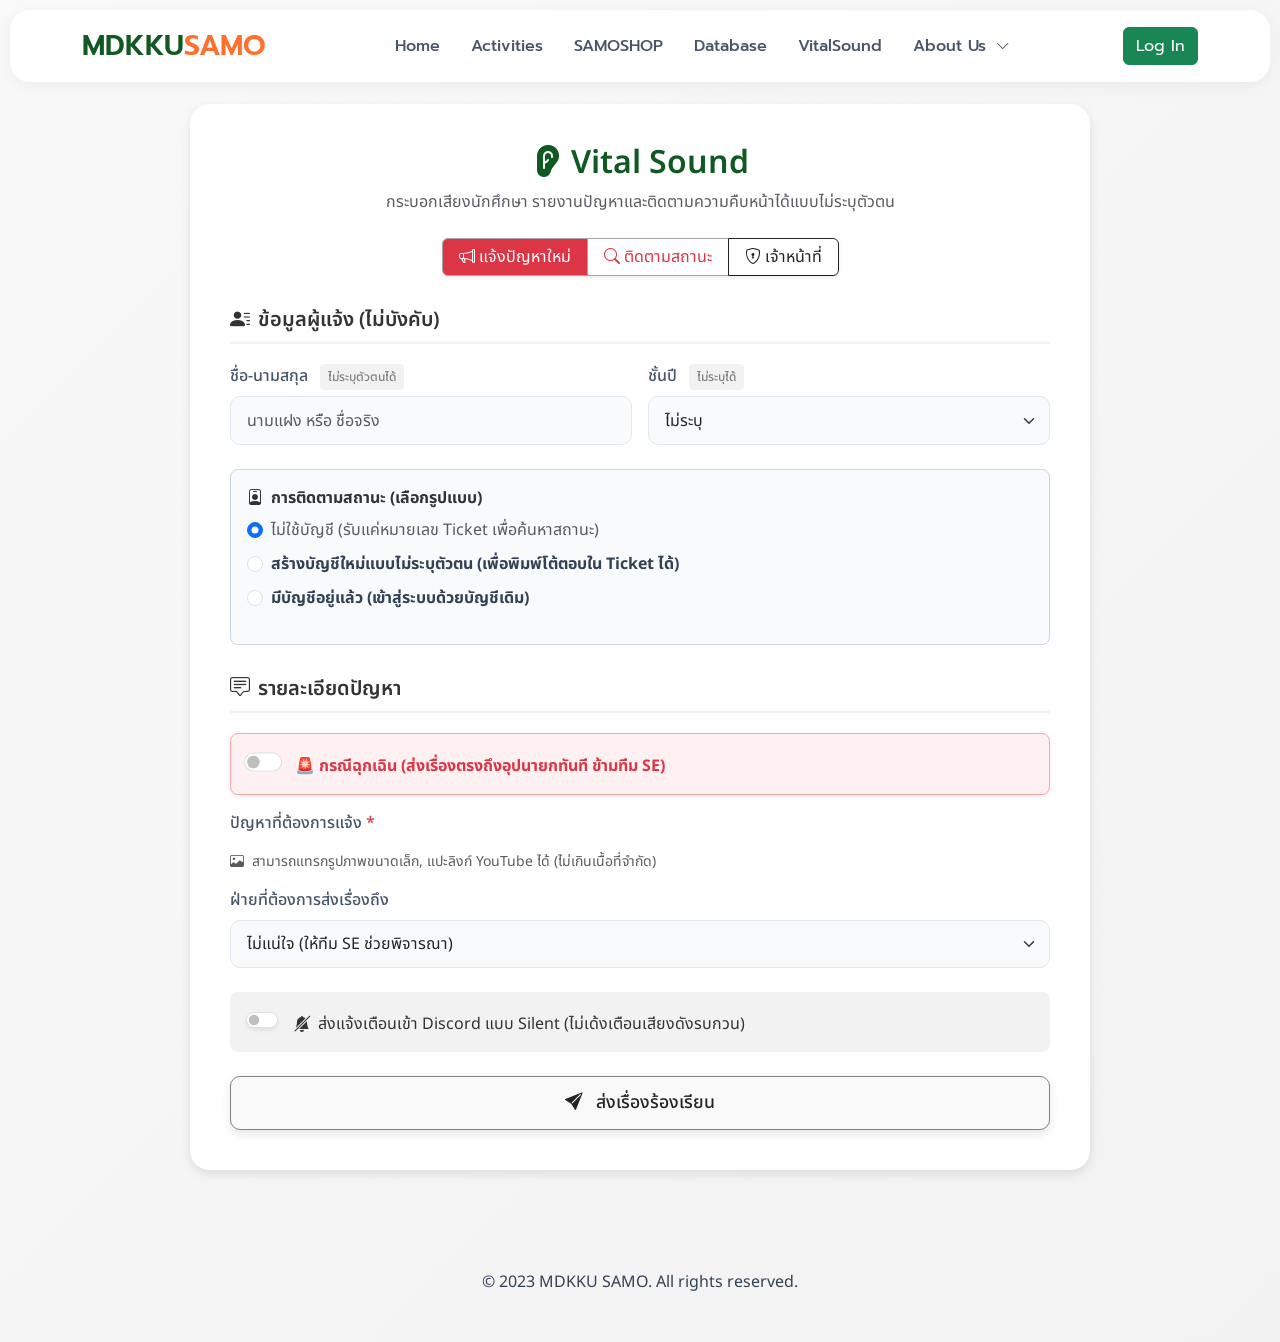
<file: vitalsound.html>
<!doctype html>
<html lang="en">
    
<head>
    <meta charset="UTF-8" />
    <meta name="viewport" content="width=device-width, initial-scale=1" />
    <title>MDKKU SAMO - Portal</title>

     <!-- Bootstrap & Fonts -->
    <link href="https://cdn.jsdelivr.net/npm/bootstrap@5.3.3/dist/css/bootstrap.min.css" rel="stylesheet" />    <link rel="preconnect" href="https://fonts.googleapis.com">
    <link rel="preconnect" href="https://fonts.gstatic.com" crossorigin>
    <link href="https://fonts.googleapis.com/css2?family=Prompt:wght@300;400;500;600;700&family=Noto+Sans+Thai:wght@300;400;500;600;700&display=swap" rel="stylesheet">
    <link href="https://cdn.jsdelivr.net/npm/bootstrap-icons@1.10.5/font/bootstrap-icons.css" rel="stylesheet" />
    <link rel="stylesheet" href="css/style.css">

    <!-- Quill (For Rich Text Editors) -->
     <link href="https://cdn.quilljs.com/1.3.6/quill.snow.css" rel="stylesheet" />
     <script src="https://cdn.quilljs.com/1.3.6/quill.js"></script>

    <!-- Google Identity Services -->
     <script src="https://accounts.google.com/gsi/client" async defer></script>
</head>

<body>
    <nav class="navbar navbar-expand-lg samo-navbar">
        <div class="container">
        <!-- Logo -->
            <a class="navbar-brand brand-fixed" href="index.html">
                <span class="brand-mdkku h3 mb-0">MDKKU</span><span class="brand-samo h3 mb-0">SAMO</span>
            </a>
            <!-- Hamburger -->
            <button class="navbar-toggler" type="button" data-bs-toggle="offcanvas" data-bs-target="#mobileMenu">
            <span class="navbar-toggler-icon"></span>
            </button>
            <!-- Desktop Menu -->
            <div class="collapse navbar-collapse">
                <ul class="nav nav-pills nav-center">
                    <li class="nav-item">
                        <a class="nav-link" href="index.html">Home</a>
                    </li>
                    <li class="nav-item">
                        <a class="nav-link" href="#">Activities</a>
                    </li>
                    <li class="nav-item">
                        <a class="nav-link" href="#">SAMOSHOP</a>
                    </li>
                    <li class="nav-item">
                        <a class="nav-link" href="#">Database</a>
                    </li>
                    <li class="nav-item">
                        <a class="nav-link" href="vitalsound.html">VitalSound</a>
                    </li>
                    <!-- Dropdown -->
                        <li class="nav-item dropdown" id="aboutDropdown">
                        <a class="nav-link" href="#" id="aboutLink">
                            About Us
                            <i class="bi bi-chevron-down ms-1 small"></i>
                        </a>
                        <ul class="dropdown-menu">
                            <li><a class="dropdown-item" href="team.html">Our Team</a></li>
                            <li><a class="dropdown-item" href="#">Our Vision</a></li>
                            <li><a class="dropdown-item" href="#">Our Mission</a></li>
                        </ul>
                    </li>
                </ul>
                <a class="btn btn-success" href="#">Log In</a>
            </div>
        </div>
    </nav>

    <!-- Mobile Sidebar -->
    <div class="offcanvas offcanvas-end" id="mobileMenu">
        <div class="offcanvas-header" style="padding-top: 30px; padding-left: 30px;">
            <h3 style="color: var(--color-green-900);">Menu</h3>
            <button class="btn-close" data-bs-dismiss="offcanvas"></button>
        </div>
        <div class="divider"></div>
        <div class="offcanvas-body">
            <ul class="nav flex-column">
                <li><a class="nav-link" href="index.html">Home</a></li>
                <li><a class="nav-link" href="#">Activities</a></li>
                <li><a class="nav-link" href="#">SAMOSHOP</a></li>
                <li><a class="nav-link" href="#">Database</a></li>
                <li><a class="nav-link" href="vitalsound.html">VitalSound</a></li>
                <li>
                    <a class="nav-link" href="about.html">About Us</a>
                    <a class="nav-link ms-3" href="team.html">Our Team</a>
                    <a class="nav-link ms-3" href="#">Our Vision</a>
                    <a class="nav-link ms-3" href="#">Our Mission</a>
                </li>
                <li class="mt-3">
                    <a class="btn btn-custom w-100" href="#">Sign In</a>
                </li>
            </ul>
        </div>
    </div>

    <!-- TAB 5: VITAL SOUND -->
    <div class="form-container" style="max-width: 900px">
      <div class="text-center mb-4">
        <h2 class="page-header text-green-custom">
          <i class="bi bi-ear-fill me-2 text-green-custom"></i>Vital Sound
        </h2>
        <p class="text-muted">
          กระบอกเสียงนักศึกษา
          รายงานปัญหาและติดตามความคืบหน้าได้แบบไม่ระบุตัวตน
        </p>
      </div>

      <!-- Toggle โหมด VS -->
      <div class="d-flex justify-content-center mb-4">
        <div class="btn-group shadow-sm flex-wrap" role="group">
          <input type="radio" class="btn-check" name="vsMode" id="vsModeReport" autocomplete="off" checked
            onchange="toggleVitalSoundMode()" />
          <label class="btn btn-outline-danger px-3" for="vsModeReport" style="border-color: var(--color-gray-500)"><i
              class="bi bi-megaphone me-1"></i>แจ้งปัญหาใหม่</label>
          <input type="radio" class="btn-check" name="vsMode" id="vsModeTrack" autocomplete="off"
            onchange="toggleVitalSoundMode()" />
          <label class="btn btn-outline-danger px-3" for="vsModeTrack" style="border-color: var(--color-gray-500)"><i
              class="bi bi-search me-1"></i>ติดตามสถานะ</label>
          <input type="radio" class="btn-check" name="vsMode" id="vsModeStaff" autocomplete="off"
            onchange="toggleVitalSoundMode()" />
          <label class="btn btn-outline-dark px-3" for="vsModeStaff"><i
              class="bi bi-shield-lock me-1"></i>เจ้าหน้าที่</label>
        </div>
      </div>

      <!-- SECTION 1: REPORT PROBLEM FORM -->
      <div id="vsReportSection">
        <div id="reportAlertBox" class="alert alert-danger d-none shadow-sm fw-bold"></div>
        <form id="vitalSoundForm">
          <h4 class="section-title text-gray-custom"><i class="bi bi-person-lines-fill me-2"></i>ข้อมูลผู้แจ้ง (ไม่บังคับ)</h4>
          <div class="row g-3 mb-4">
            <div class="col-md-6">
              <label class="form-label">ชื่อ-นามสกุล <span class="badge-info-custom">ไม่ระบุตัวตนได้</span></label>
              <input type="text" name="vsName" class="form-control" placeholder="นามแฝง หรือ ชื่อจริง" />
            </div>
            <div class="col-md-6">
              <label class="form-label">ชั้นปี <span class="badge-info-custom">ไม่ระบุได้</span></label>
              <select name="vsYear" class="form-select">
                <option value="" selected>ไม่ระบุ</option>
                <option value="1">ปี 1</option>
                <option value="2">ปี 2</option>
                <option value="3">ปี 3</option>
                <option value="4">ปี 4</option>
                <option value="5">ปี 5</option>
                <option value="6">ปี 6</option>
              </select>
            </div>
          </div>

          <!-- การยืนยันตัวตนสำหรับ Vital Sound -->
          <div class="p-3 mb-4 rounded-3" style="background-color: #f8fafc; border: 1px solid #cbd5e1">
            <label class="form-label fw-bold text-gray-custom mb-2"><i class="bi bi-person-badge me-1"></i>
              การติดตามสถานะ (เลือกรูปแบบ)</label>
            <div class="d-flex flex-column gap-2 mb-3">
              <div class="form-check">
                <input class="form-check-input" type="radio" name="vsAccountMode" id="vsAccGuest" value="guest"
                  checked onchange="toggleVsAccountFields()" style="cursor: pointer" />
                <label class="form-check-label text-muted" for="vsAccGuest" style="cursor: pointer">ไม่ใช้บัญชี
                  (รับแค่หมายเลข Ticket เพื่อค้นหาสถานะ)</label>
              </div>
              <div class="form-check">
                <input class="form-check-input" type="radio" name="vsAccountMode" id="vsAccCreate" value="create"
                  onchange="toggleVsAccountFields()" style="cursor: pointer" />
                <label class="form-check-label fw-bold" for="vsAccCreate"
                  style="cursor: pointer">สร้างบัญชีใหม่แบบไม่ระบุตัวตน (เพื่อพิมพ์โต้ตอบใน Ticket ได้)</label>
              </div>
              <div class="form-check">
                <input class="form-check-input" type="radio" name="vsAccountMode" id="vsAccLogin" value="login"
                  onchange="toggleVsAccountFields()" style="cursor: pointer" />
                <label class="form-check-label fw-bold" for="vsAccLogin" style="cursor: pointer">มีบัญชีอยู่แล้ว
                  (เข้าสู่ระบบด้วยบัญชีเดิม)</label>
              </div>
            </div>

            <div id="vsAccountFields" class="row g-3 d-none p-3 rounded"
              style="background-color: #ffffff; border: 1px dashed var(--color-gray-300)">
              <div class="col-md-5">
                <label class="form-label text-gray-custom fw-bold">Username (นามแฝง) <span
                    class="text-danger">*</span></label>
                <input type="text" id="vsUsername" name="vsUsername" class="form-control"
                  placeholder="ชื่อผู้ใช้งาน" />
              </div>
              <div class="col-md-4">
                <label class="form-label text-gray-custom fw-bold">Password <span
                    class="text-danger">*</span></label>
                <input type="password" id="vsPassword" name="vsPassword" class="form-control"
                  placeholder="รหัสผ่าน" />
              </div>
              <div class="col-md-3 d-flex align-items-end">
                <button type="button" id="btnVerifyAccount" class="btn btn-outline-danger w-100"
                  onclick="verifyAccount()">ตรวจสอบบัญชี</button>
              </div>
              <div class="col-12 text-success d-none fw-bold small mt-2" id="verifySuccessText">
                <i class="bi bi-check-circle-fill"></i> บัญชีพร้อมใช้งาน! สามารถกรอกปัญหาและส่งเรื่องได้เลย
              </div>
              <div class="col-12 text-danger d-none fw-bold small mt-2" id="verifyFailText"></div>
            </div>
          </div>

          <h4 class="section-title text-gray-custom"><i class="bi bi-chat-square-text me-2"></i>รายละเอียดปัญหา</h4>
          <div class="form-check form-switch mb-3 p-3 rounded-3 shadow-sm"
            style="background-color: #fff1f2; border: 1.5px solid #fda4af">
            <input class="form-check-input ms-0 me-3" type="checkbox" id="vsEmergency" name="vsEmergency"
              value="true" onchange="toggleEmergency()" style="cursor: pointer; transform: scale(1.2)" />
            <label class="form-check-label fw-bold text-danger mt-1" for="vsEmergency" style="cursor: pointer">🚨
              กรณีฉุกเฉิน (ส่งเรื่องตรงถึงอุปนายกทันที ข้ามทีม SE)</label>
          </div>

          <div class="mb-3">
            <label class="form-label">ปัญหาที่ต้องการแจ้ง <span class="text-danger">*</span></label>
            <div class="caption-editor-shell shadow-sm">
              <div id="vsQuillEditor"></div>
            </div>
            <small class="text-muted mt-2 d-block"><i class="bi bi-image me-1"></i> สามารถแทรกรูปภาพขนาดเล็ก,
              แปะลิงก์ YouTube ได้ (ไม่เกินเนื้อที่จำกัด)</small>
          </div>

          <div class="mb-4">
            <label class="form-label">ฝ่ายที่ต้องการส่งเรื่องถึง <span class="text-danger" id="reqDeptStar"
                style="display: none">* (จำเป็นต้องระบุ)</span></label>
            <select name="vsDepartment" id="vsDepartment" class="form-select">
              <option value="SE" selected>ไม่แน่ใจ (ให้ทีม SE ช่วยพิจารณา)</option>
              <option value="อุปนายกฝ่ายบริหารองค์กร">อุปนายกฝ่ายบริหารองค์กร</option>
              <option value="อุปนายกฝ่ายดิจิทัลและสื่อสารองค์กร">อุปนายกฝ่ายดิจิทัลและสื่อสารองค์กร</option>
              <option value="อุปนายกฝ่ายกิจการภายใน">อุปนายกฝ่ายกิจการภายใน</option>
              <option value="อุปนายกฝ่ายกิจการภายนอก">อุปนายกฝ่ายกิจการภายนอก</option>
              <option value="อุปนายกฝ่ายกิจการมหาวิทยาลัย">อุปนายกฝ่ายกิจการมหาวิทยาลัย</option>
              <option value="อุปนายกฝ่ายวิชาการ">อุปนายกฝ่ายวิชาการ</option>
              <option value="อุปนายกฝ่ายยุทธศาสตร์และพัฒนาองค์กร">อุปนายกฝ่ายยุทธศาสตร์และพัฒนาองค์กร</option>
              <option value="อุปนายกฝ่ายคุณภาพชีวิตและสิ่งแวดล้อม">อุปนายกฝ่ายคุณภาพชีวิตและสิ่งแวดล้อม</option>
              <option value="อุปนายกฝ่ายเวชนิทัศน์">อุปนายกฝ่ายเวชนิทัศน์</option>
              <option value="อุปนายกฝ่ายรังสีเทคนิค">อุปนายกฝ่ายรังสีเทคนิค</option>
            </select>
          </div>

          <div class="form-check form-switch mb-4 p-3 rounded-3" style="background-color: var(--color-gray-100)">
            <input class="form-check-input ms-0 me-3 shadow-sm" type="checkbox" id="vsSilentNotify"
              name="vsSilentNotify" value="true" style="cursor: pointer" />
            <label class="form-check-label text-secondary mt-1" for="vsSilentNotify"
              style="cursor: pointer; color: var(--color-gray-900) !important">
              <i class="bi bi-bell-slash-fill me-1"></i> ส่งแจ้งเตือนเข้า Discord แบบ Silent
              (ไม่เด้งเตือนเสียงดังรบกวน)
            </label>
          </div>

          <button type="submit" class="btn btn-submit w-100"><i class="bi bi-send-fill me-2"></i>
            ส่งเรื่องร้องเรียน</button>
        </form>
      </div>

      <!-- SECTION 2: TRACK PROGRESS DASHBOARD -->
      <div id="vsTrackSection" class="d-none">
        <div id="vsLoginBox" class="card p-4 mx-auto mb-4"
          style="max-width: 500px; border-color: var(--color-gray-200); background-color: var(--color-gray-50);">
          <ul class="nav nav-tabs nav-fill mb-3" id="trackTab" role="tablist">
            <li class="nav-item" role="presentation"><button class="nav-link active" id="tab-guest-track"
                data-bs-toggle="tab" data-bs-target="#content-guest-track" type="button" role="tab"
                style="color: var(--color-gray-700); font-weight: bold">ค้นหาด้วย Ticket ID</button></li>
            <li class="nav-item" role="presentation"><button class="nav-link" id="tab-user-login"
                data-bs-toggle="tab" data-bs-target="#content-user-login" type="button" role="tab"
                style="color: var(--color-gray-700); font-weight: bold">เข้าสู่ระบบด้วยบัญชี</button></li>
          </ul>

          <div id="trackAlert" class="alert alert-danger d-none small py-2"></div>
          <div class="tab-content" id="trackTabContent">
            <div class="tab-pane fade show active" id="content-guest-track" role="tabpanel">
              <div class="mb-3">
                <label class="form-label">หมายเลข Ticket</label>
                <input type="text" id="trackTicketId" class="form-control" placeholder="VS-XXXXXXXX-XXXX" />
              </div>
              <button type="button" id="btnTrackGuest" class="btn btn-submit w-100"
                onclick="trackWithTicketId()">ค้นหาสถานะ</button>
            </div>
            <div class="tab-pane fade" id="content-user-login" role="tabpanel">
              <div class="mb-3">
                <label class="form-label">Username</label>
                <input type="text" id="trackUsername" class="form-control" placeholder="Username นิรนามของคุณ" />
              </div>
              <div class="mb-3">
                <label class="form-label">Password</label>
                <input type="password" id="trackPassword" class="form-control" placeholder="รหัสผ่าน" />
              </div>
              <button type="button" id="btnTrackLogin" class="btn btn-submit w-100"
                onclick="loginToViewHistory()">เข้าสู่ระบบ</button>
            </div>
          </div>
        </div>

        <div id="vsUserHistoryBox" class="d-none">
          <div class="d-flex justify-content-between align-items-center mb-3">
            <h5 class="fw-bold mb-0 text-grey-custom"><i
                class="bi bi-card-checklist me-2"></i>ประวัติการแจ้งปัญหาของคุณ</h5>
            <div>
              <button class="btn btn-outline-primary btn-sm me-2" onclick="loginToViewHistory()"><i
                  class="bi bi-arrow-clockwise"></i> รีเฟรช</button>
              <button class="btn btn-outline-secondary btn-sm" onclick="logoutTrack()">ออกจากระบบ</button>
            </div>
          </div>
          <div class="row g-3" id="userHistoryList"></div>
        </div>

        <div id="vsDashboardBox" class="d-none">
          <div class="d-flex justify-content-between align-items-center mb-3 flex-wrap gap-2">
            <h5 class="fw-bold mb-0" id="dashTicketId">Ticket #</h5>
            <span id="dashStatusBadge"
              class="badge bg-warning text-dark fs-6 rounded-pill px-3 py-2 shadow-sm">Status</span>
          </div>
          <div class="card mb-4 border-0 shadow-sm">
            <div class="card-body bg-light rounded" style="max-height: 400px; overflow-y: auto">
              <p class="mb-1 text-muted small"><strong id="dashTicketDate">วันที่แจ้ง:</strong></p>
              <div id="dashTicketProblem" style="font-family: 'Prompt', sans-serif">รายละเอียดปัญหา</div>
            </div>
          </div>
          <h5 class="section-title mt-0"><i class="bi bi-clock-history me-2"></i>Timeline & Remarks</h5>
          <div id="dashTimeline" class="border-start border-2 ms-3 ps-4 position-relative"
            style="border-color: var(--color-gray-200) !important"></div>

          <div id="userRemarkBox" class="mt-4 p-3 rounded d-none" style="background-color: var(--color-gray-50)">
            <label class="form-label fw-bold text-gray-custom">เพิ่มข้อความ (Remark) ถึงทีมงาน</label>
            <textarea id="userRemarkInput" class="form-control mb-2" rows="2"
              placeholder="สอบถามความคืบหน้าเพิ่มเติม..."></textarea>
            <button class="btn btn-sm btn-outline-danger" onclick="submitUserRemark()">ส่งข้อความ</button>
          </div>
          <button class="btn btn-outline-secondary w-100 mt-4" id="btnBackToHistory"
            onclick="logoutTrack()">กลับหน้าแรก</button>
        </div>
      </div>

      <!-- SECTION 3: STAFF DASHBOARD (SE & VP) -->
      <div id="vsStaffSection" class="d-none">
        <div id="staffLoginBox" class="card p-4 mx-auto mb-4"
          style="max-width: 500px; background-color: #f8fafc; border-color: #cbd5e1">
          <h5 class="fw-bold text-center mb-3">เข้าสู่ระบบสำหรับเจ้าหน้าที่ (Vital Sound)</h5>
          <div class="mb-3">
            <label class="form-label">Username</label>
            <input type="text" id="staffUsername" class="form-control" placeholder="Username (samomdkku69)" />
          </div>
          <div class="mb-3">
            <label class="form-label">Password</label>
            <input type="password" id="staffPassword" class="form-control" placeholder="รหัสผ่าน" />
          </div>
          <!-- เพิ่ม Checkbox จดจำฉัน -->
          <div class="form-check mb-3">
            <input class="form-check-input" type="checkbox" id="staffRemember" checked>
            <label class="form-check-label small text-muted" for="staffRemember">จดจำฉัน (Remember Me)</label>
          </div>
          <div class="mb-3">
            <label class="form-label">เลือกบทบาท (Role)</label>
            <select id="staffRole" class="form-select">
              <option value="SE">Student Engagement (SE)</option>
              <option value="อุปนายกฝ่ายบริหารองค์กร">อุปนายกฝ่ายบริหารองค์กร</option>
              <option value="อุปนายกฝ่ายดิจิทัลและสื่อสารองค์กร">อุปนายกฝ่ายดิจิทัลและสื่อสารองค์กร</option>
              <option value="อุปนายกฝ่ายกิจการภายใน">อุปนายกฝ่ายกิจการภายใน</option>
              <option value="อุปนายกฝ่ายกิจการภายนอก">อุปนายกฝ่ายกิจการภายนอก</option>
              <option value="อุปนายกฝ่ายกิจการมหาวิทยาลัย">อุปนายกฝ่ายกิจการมหาวิทยาลัย</option>
              <option value="อุปนายกฝ่ายวิชาการ">อุปนายกฝ่ายวิชาการ</option>
              <option value="อุปนายกฝ่ายยุทธศาสตร์และพัฒนาองค์กร">อุปนายกฝ่ายยุทธศาสตร์และพัฒนาองค์กร</option>
              <option value="อุปนายกฝ่ายคุณภาพชีวิตและสิ่งแวดล้อม">อุปนายกฝ่ายคุณภาพชีวิตและสิ่งแวดล้อม</option>
              <option value="อุปนายกฝ่ายเวชนิทัศน์">อุปนายกฝ่ายเวชนิทัศน์</option>
              <option value="อุปนายกฝ่ายรังสีเทคนิค">อุปนายกฝ่ายรังสีเทคนิค</option>
            </select>
          </div>
          <div id="staffLoginAlert" class="alert alert-danger d-none mb-3 text-center small"></div>
          <button type="button" id="btnStaffLogin" class="btn btn-dark w-100"
            onclick="loginStaff()">เข้าสู่ระบบ</button>
        </div>

        <div id="staffDashboardBox" class="d-none">
          <div class="d-flex justify-content-between align-items-center mb-3">
            <div>
              <h4 class="mb-0 fw-bold text-grey-custom" id="staffTitle">Dashboard</h4>
              <small class="text-muted">คลิกที่การ์ดเพื่อจัดการสถานะปัญหา</small>
            </div>
            <div>
              <button class="btn btn-outline-primary btn-sm me-2" onclick="fetchStaffTickets()"><i
                  class="bi bi-arrow-clockwise"></i> รีเฟรช</button>
              <button class="btn btn-outline-secondary btn-sm" onclick="logoutStaff()">ออกจากระบบ</button>
            </div>
          </div>
          <div class="text-center my-3 d-none" id="staffLoading">
            <div class="spinner-border text-grey-custom" role="status"></div>
          </div>
          <div id="staffTicketList" class="row g-3"></div>
        </div>
      </div>    
    </div>
  </div>
  
  <div style="height: 100px;"></div>

  <div class="container">
    <p class="text-center">© 2023 MDKKU SAMO. All rights reserved.</p>
  </div>
    
  <script src="https://cdn.jsdelivr.net/npm/bootstrap@5.3.3/dist/js/bootstrap.bundle.min.js"></script>
  <script src="js/main.js"></script>
    
</body>

</html>


  <!-- QUILL.JS CONFIGURATION SETUP -->
  <script>
    const Size = Quill.import("attributors/style/size");
    Size.whitelist = ["10px", "12px", "13px", "14px", "15px", "16px", "18px", "20px", "24px", "32px"];
    Quill.register(Size, true);

    const customToolbar = [
      [{ size: ["10px", "12px", "13px", "14px", "15px", "16px", "18px", "20px", "24px", "32px"] }],
      [{ align: [] }],
      ["bold", "italic", "underline", "strike"],
      [{ color: [] }, { background: [] }],
      [{ list: "ordered" }, { list: "bullet" }],
      ["link", "image", "video"],
      ["clean"],
    ];
  </script>

  <!-- MAIN SCRIPT CONFIG -->
  <script>
    // ⚠️ ใส่ URL GOOGLE APPS SCRIPT ของระบบ ⚠️
    const GAS_API_URL = "https://script.google.com/macros/s/AKfycbw1iHE4ALCO6J7jPTFyiJx5B_9n7Dh7j67ksuWOQW40qkSikBGtVJR3aDPKWYOkm1BX/exec";
    const GAS_VITAL_SOUND_URL = "https://script.google.com/macros/s/AKfycbzOd7Yp1AHkCL8gApEoZcfVQzP1m6mpQyCLlvNIYaJGTFnH7HqnuIdJTT9JBWw9c0uR/exec";

    // -----------------------------------------------------
    // UTILITY FUNCTIONS
    // -----------------------------------------------------
    function formatThaiDate(dateVal) {
      if (!dateVal) return "-";
      if (typeof dateVal === "string" && dateVal.includes("/")) return dateVal;
      try {
        const d = new Date(dateVal);
        if (isNaN(d.getTime())) return String(dateVal);
        const pad = (n) => n.toString().padStart(2, "0");
        return `${pad(d.getDate())}/${pad(d.getMonth() + 1)}/${d.getFullYear()} ${pad(d.getHours())}:${pad(d.getMinutes())}:${pad(d.getSeconds())}`;
      } catch (e) {
        return String(dateVal);
      }
    }
        function renderTimeline(containerId, remarks, ticketDate) {
      const container = document.getElementById(containerId);
      container.innerHTML = "";

      container.insertAdjacentHTML("beforeend", `
          <div class="mb-4 position-relative">
            <span class="position-absolute top-0 start-0 translate-middle p-2 bg-grey-custom border border-light rounded-circle" style="left:-1.5rem!important; background-color:var(--grey-500)!important;"></span>
            <div class="text-muted small">${ticketDate}</div>
            <div class="fw-bold">ระบบ</div>
            <div class="tl-log rounded p-2 mt-1 small">📨 สร้าง Ticket เรียบร้อย — รอผู้ดูแลรับเรื่อง</div>
          </div>
        `);

      if (!remarks || remarks.length === 0) return;

      remarks.forEach((rem) => {
        const isUser = rem.by === "ผู้แจ้งปัญหา" || rem.by === "User" || rem.by === "ผู้ส่งงาน";
        const isLog = rem.type === "log";

        let dotColor = isLog ? "#94a3b8" : isUser ? "#22c55e" : "#3b82f6";
        let boxClass = isLog ? "tl-log" : isUser ? "tl-remark-user" : "tl-remark-staff";
        let icon = isLog ? "🔧" : isUser ? "💬" : "📝";
        let label = isLog ? `<span class="badge bg-secondary fw-normal">${rem.by}</span>` : `<span class="fw-bold">${rem.by}</span>`;

        container.insertAdjacentHTML("beforeend", `
            <div class="mb-4 position-relative">
              <span class="position-absolute top-0 start-0 translate-middle p-2 border border-light rounded-circle" style="left:-1.5rem!important; background-color:${dotColor}!important;"></span>
              <div class="text-muted small">${rem.time}</div>
              <div>${label}</div>
              <div class="${boxClass} rounded p-2 mt-1 small">${icon} ${rem.text}</div>
            </div>
          `);
      });
    }
  
  // -----------------------------------------------------
    // VITAL SOUND (VS) LOGIC
    // -----------------------------------------------------
    let staffTicketsCache = [];
    let currentActiveTicketId = null;
    let currentStaffRole = null;
    let canUserReply = false;
    let isAccountVerified = false;
    let loggedInUserTickets = [];

    const vsQuill = new Quill("#vsQuillEditor", {
      theme: "snow",
      placeholder: "อธิบายปัญหา หรือข้อเสนอแนะที่นี่... (รองรับการแนบภาพ/ลิงก์)",
      modules: { toolbar: customToolbar },
    });

    function toggleVitalSoundMode() {
      const isReport = document.getElementById("vsModeReport").checked;
      const isTrack = document.getElementById("vsModeTrack").checked;
      const isStaff = document.getElementById("vsModeStaff").checked;
      document.getElementById("vsReportSection").classList.toggle("d-none", !isReport);
      document.getElementById("vsTrackSection").classList.toggle("d-none", !isTrack);
      document.getElementById("vsStaffSection").classList.toggle("d-none", !isStaff);
    }

    function toggleVsAccountFields() {
      isAccountVerified = false;
      document.getElementById("vsUsername").disabled = false;
      document.getElementById("vsPassword").disabled = false;
      document.getElementById("verifySuccessText").classList.add("d-none");
      document.getElementById("verifyFailText").classList.add("d-none");

      const accMode = document.querySelector('input[name="vsAccountMode"]:checked').value;
      const fieldsBox = document.getElementById("vsAccountFields");
      const btnVerify = document.getElementById("btnVerifyAccount");

      if (accMode === "create" || accMode === "login") {
        fieldsBox.classList.remove("d-none");
        btnVerify.disabled = false;
        btnVerify.className = "btn btn-outline-danger w-100";
        btnVerify.innerHTML = accMode === "create" ? "สร้างบัญชี" : "ตรวจสอบบัญชี";
      } else {
        fieldsBox.classList.add("d-none");
        isAccountVerified = true;
      }
    }

    async function verifyAccount() {
      const accMode = document.querySelector('input[name="vsAccountMode"]:checked').value;
      const user = document.getElementById("vsUsername").value.trim();
      const pass = document.getElementById("vsPassword").value.trim();
      const btn = document.getElementById("btnVerifyAccount");
      const failText = document.getElementById("verifyFailText");
      const successText = document.getElementById("verifySuccessText");

      failText.classList.add("d-none");
      successText.classList.add("d-none");

      if (!user || !pass) { failText.innerText = "กรุณากรอก Username และ Password ให้ครบถ้วน"; failText.classList.remove("d-none"); return; }
      btn.disabled = true; btn.innerHTML = '<span class="spinner-border spinner-border-sm"></span>';

      try {
        const res = await fetch(GAS_VITAL_SOUND_URL, { method: "POST", headers: { "Content-Type": "text/plain;charset=utf-8" }, body: JSON.stringify({ action: "verifyAccount", mode: accMode, username: user, password: pass }) });
        const result = await res.json();
        if (result.success) {
          isAccountVerified = true;
          document.getElementById("vsUsername").disabled = true;
          document.getElementById("vsPassword").disabled = true;
          btn.innerHTML = '<i class="bi bi-check-lg"></i> ตรวจสอบผ่าน';
          btn.classList.replace("btn-outline-danger", "btn-success");
          successText.classList.remove("d-none");
        } else {
          failText.innerHTML = `<i class="bi bi-x-circle-fill"></i> ${result.message}`;
          failText.classList.remove("d-none");
          btn.disabled = false;
          btn.innerText = accMode === "create" ? "สร้างบัญชี" : "ตรวจสอบบัญชี";
        }
      } catch (e) {
        failText.innerText = "การเชื่อมต่อล้มเหลว กรุณาลองใหม่";
        failText.classList.remove("d-none");
        btn.disabled = false;
        btn.innerText = accMode === "create" ? "สร้างบัญชี" : "ตรวจสอบบัญชี";
      }
    }

    function toggleEmergency() {
      const isEmergency = document.getElementById("vsEmergency").checked;
      const deptSelect = document.getElementById("vsDepartment");
      const seOption = deptSelect.querySelector('option[value="SE"]');
      if (isEmergency) {
        seOption.disabled = true;
        if (deptSelect.value === "SE") deptSelect.value = "อุปนายกฝ่ายบริหารองค์กร";
        document.getElementById("reqDeptStar").style.display = "inline";
      } else {
        seOption.disabled = false;
        document.getElementById("reqDeptStar").style.display = "none";
      }
    }

    document.getElementById("vitalSoundForm").addEventListener("submit", async function (e) {
      e.preventDefault();
      const btn = this.querySelector('button[type="submit"]');
      const ogText = btn.innerHTML;
      const alertBox = document.getElementById("reportAlertBox");
      alertBox.classList.add("d-none");

      const accMode = document.querySelector('input[name="vsAccountMode"]:checked').value;
      if ((accMode === "create" || accMode === "login") && !isAccountVerified) {
        alertBox.innerHTML = '<i class="bi bi-exclamation-circle-fill me-1"></i> กรุณากดปุ่มเพื่อยืนยันบัญชีให้เรียบร้อยก่อนกดยืนยันส่งปัญหา';
        alertBox.classList.remove("d-none"); window.scrollTo({ top: 0, behavior: "smooth" }); return;
      }

      const contentHtml = vsQuill.root.innerHTML;
      const contentText = vsQuill.getText().trim();
      if (contentText.length === 0) {
        alertBox.innerHTML = '<i class="bi bi-exclamation-circle-fill me-1"></i> กรุณาระบุรายละเอียดปัญหาในกล่องข้อความ';
        alertBox.classList.remove("d-none"); window.scrollTo({ top: 0, behavior: "smooth" }); return;
      }

      btn.innerHTML = '<span class="spinner-border spinner-border-sm me-2"></span>กำลังส่งข้อมูล...';
      btn.disabled = true;

      const formData = new FormData(this);
      const payload = {
        action: "submitVitalSound", vsName: formData.get("vsName"), vsYear: formData.get("vsYear"),
        vsAccountMode: accMode, vsUsername: document.getElementById("vsUsername").value.trim(), vsPassword: document.getElementById("vsPassword").value.trim(),
        vsProblem: contentHtml, vsDepartment: formData.get("vsDepartment"), vsEmergency: formData.get("vsEmergency") === "true",
        vsSilentNotify: formData.get("vsSilentNotify") === "true",
      };
      try {
        const res = await fetch(GAS_VITAL_SOUND_URL, { method: "POST", headers: { "Content-Type": "text/plain;charset=utf-8" }, body: JSON.stringify(payload) });
        const result = await res.json();
        if (result.success) {
          if (accMode === "guest") { alert(`✅ ส่งข้อมูลสำเร็จ!\n\nโปรดบันทึกหมายเลขนี้ไว้ติดตามสถานะ:\n${result.ticketId}\n\n* หากลืมจะไม่สามารถกลับมาดูสถานะได้`); }
          else { alert(`✅ สำเร็จ! ${result.message}`); }
          this.reset(); vsQuill.setText("");
          document.getElementById("vsAccGuest").checked = true;
          toggleVsAccountFields(); toggleEmergency();
        } else { alertBox.innerHTML = `<i class="bi bi-x-circle-fill me-1"></i> ${result.message}`; alertBox.classList.remove("d-none"); }
      } catch (error) { alertBox.innerHTML = `<i class="bi bi-wifi-off me-1"></i> ไม่สามารถเชื่อมต่อเซิร์ฟเวอร์ได้`; alertBox.classList.remove("d-none"); }
      finally { btn.innerHTML = ogText; btn.disabled = false; window.scrollTo({ top: 0, behavior: "smooth" }); }
    });

    async function trackWithTicketId() {
      const tId = document.getElementById("trackTicketId").value.trim();
      const alertBox = document.getElementById("trackAlert");
      const btn = document.getElementById("btnTrackGuest");
      if (!tId) { alertBox.classList.remove("d-none"); alertBox.innerText = "กรุณากรอก Ticket ID"; return; }

      btn.disabled = true; btn.innerHTML = '<span class="spinner-border spinner-border-sm me-2"></span>กำลังค้นหา...'; alertBox.classList.add("d-none");
      try {
        const res = await fetch(GAS_VITAL_SOUND_URL, { method: "POST", headers: { "Content-Type": "text/plain;charset=utf-8" }, body: JSON.stringify({ action: "trackVitalSound", ticketId: tId }) });
        const result = await res.json();
        if (result.success) {
          currentActiveTicketId = result.ticket.id;
          canUserReply = false;
          renderUserDashboard(result.ticket);
          document.getElementById("vsLoginBox").classList.add("d-none");
          document.getElementById("vsDashboardBox").classList.remove("d-none");
          const btnBack = document.getElementById("btnBackToHistory");
          btnBack.innerText = "กลับหน้าค้นหา"; btnBack.onclick = logoutTrack;
        } else { alertBox.classList.remove("d-none"); alertBox.innerText = result.message; }
      } catch (e) { alertBox.classList.remove("d-none"); alertBox.innerText = "เกิดข้อผิดพลาดในการเชื่อมต่อเครือข่าย"; }
      finally { btn.disabled = false; btn.innerHTML = "ค้นหาสถานะ"; }
    }

    async function loginToViewHistory() {
      const user = document.getElementById("trackUsername").value.trim();
      const pass = document.getElementById("trackPassword").value.trim();
      const alertBox = document.getElementById("trackAlert");
      const btn = document.getElementById("btnTrackLogin");
      if (!user || !pass) { alertBox.classList.remove("d-none"); alertBox.innerText = "กรุณากรอก Username และ Password"; return; }

      btn.disabled = true; btn.innerHTML = '<span class="spinner-border spinner-border-sm me-2"></span>กำลังเข้าสู่ระบบ...'; alertBox.classList.add("d-none");
      try {
        const res = await fetch(GAS_VITAL_SOUND_URL, { method: "POST", headers: { "Content-Type": "text/plain;charset=utf-8" }, body: JSON.stringify({ action: "getUserHistory", username: user, password: pass }) });
        const result = await res.json();
        if (result.success) {
          loggedInUserTickets = result.tickets;
          renderUserHistoryList();
          document.getElementById("vsLoginBox").classList.add("d-none");
          document.getElementById("vsDashboardBox").classList.add("d-none");
          document.getElementById("vsUserHistoryBox").classList.remove("d-none");
        } else { alertBox.classList.remove("d-none"); alertBox.innerText = result.message; }
      } catch (e) { alertBox.classList.remove("d-none"); alertBox.innerText = "เกิดข้อผิดพลาดในการเชื่อมต่อเครือข่าย"; }
      finally { btn.disabled = false; btn.innerHTML = "เข้าสู่ระบบ"; }
    }

    function renderUserHistoryList() {
      const listContainer = document.getElementById("userHistoryList");
      listContainer.innerHTML = "";
      if (loggedInUserTickets.length === 0) { listContainer.innerHTML = '<div class="col-12 text-center text-muted mt-4">คุณยังไม่มีประวัติการแจ้งปัญหาในระบบ</div>'; return; }

      loggedInUserTickets.forEach((t) => {
        let badgeColor = t.status.includes("เสร็จสิ้น") ? "success" : t.status.includes("รอ") ? "warning text-dark" : "primary";
        if (t.status.includes("ด่วน") || t.status.includes("ปฏิเสธ")) badgeColor = "danger";
        let strippedProblem = t.problem.replace(/<[^>]+>/g, " ");

        listContainer.insertAdjacentHTML("beforeend", `
            <div class="col-md-6">
              <div class="card shadow-sm border-0 h-100" style="cursor: pointer;" onclick="openTicketDetail('${t.id}')">
                <div class="card-body">
                  <div class="d-flex justify-content-between mb-2"><span class="fw-bold text-grey-custom">${t.id}</span><span class="badge bg-${badgeColor}">${t.status}</span></div>
                  <p class="small text-muted mb-1"><i class="bi bi-clock"></i> ${t.date}</p>
                  <p class="card-text small text-truncate">${strippedProblem}</p>
                </div>
              </div>
            </div>
          `);
      });
    }

    function openTicketDetail(ticketId) {
      const ticket = loggedInUserTickets.find((t) => t.id === ticketId);
      if (ticket) {
        currentActiveTicketId = ticket.id; canUserReply = true;
        renderUserDashboard(ticket);
        document.getElementById("vsUserHistoryBox").classList.add("d-none");
        document.getElementById("vsDashboardBox").classList.remove("d-none");
        const btnBack = document.getElementById("btnBackToHistory");
        btnBack.innerText = "กลับหน้าประวัติ";
        btnBack.onclick = function () { document.getElementById("vsDashboardBox").classList.add("d-none"); document.getElementById("vsUserHistoryBox").classList.remove("d-none"); };
      }
    }

    function renderUserDashboard(ticket) {
      document.getElementById("dashTicketId").innerText = `Ticket #${ticket.id}`;
      let badgeClass = "bg-secondary";
      if (ticket.status.includes("รอ")) badgeClass = "bg-warning text-dark";
      if (ticket.status.includes("ด่วน")) badgeClass = "bg-danger";
      if (ticket.status.includes("ดำเนินการ") || ticket.status.includes("ติดต่อคณะ")) badgeClass = "bg-primary";
      if (ticket.status.includes("เสร็จสิ้น")) badgeClass = "bg-success";
      if (ticket.status.includes("ปฏิเสธ")) badgeClass = "bg-danger";

      const statusBadge = document.getElementById("dashStatusBadge");
      statusBadge.className = `badge fs-6 rounded-pill px-3 py-2 shadow-sm ${badgeClass}`;
      statusBadge.innerText = ticket.status;

      const formattedDate = formatThaiDate(ticket.date);
      const deptNote = ticket.status.includes("รออุปนายก") ? `${ticket.dept} (รอพิจารณา)` : ticket.dept;
      document.getElementById("dashTicketDate").innerText = `วันที่แจ้ง: ${formattedDate} | ฝ่ายปัจจุบัน: ${deptNote}`;
      document.getElementById("dashTicketProblem").innerHTML = ticket.problem;

      renderTimeline("dashTimeline", ticket.remarks, formattedDate);
      const remarkBox = document.getElementById("userRemarkBox");
      if (canUserReply) remarkBox.classList.remove("d-none"); else remarkBox.classList.add("d-none");
    }

    async function submitUserRemark() {
      const text = document.getElementById("userRemarkInput").value.trim();
      if (!text) return;

      const btn = document.querySelector("#userRemarkBox .btn-outline-danger");
      const ogText = btn.innerHTML;
      btn.innerHTML = "กำลังส่ง..."; btn.disabled = true;

      try {
        const res = await fetch(GAS_VITAL_SOUND_URL, { method: "POST", headers: { "Content-Type": "text/plain;charset=utf-8" }, body: JSON.stringify({ action: "addRemark", ticketId: currentActiveTicketId, role: "User", remark: text }) });
        const result = await res.json();
        if (result.success) { document.getElementById("userRemarkInput").value = ""; loginToViewHistory(); }
      } catch (e) { alert("ส่งข้อความไม่สำเร็จ"); }
      finally { btn.innerHTML = ogText; btn.disabled = false; }
    }

    function logoutTrack() {
      currentActiveTicketId = null; canUserReply = false; loggedInUserTickets = [];
      document.getElementById("vsDashboardBox").classList.add("d-none");
      document.getElementById("vsUserHistoryBox").classList.add("d-none");
      document.getElementById("vsLoginBox").classList.remove("d-none");
      document.getElementById("trackTicketId").value = "";
      document.getElementById("trackUsername").value = "";
      document.getElementById("trackPassword").value = "";
      document.getElementById("trackAlert").classList.add("d-none");
    }

    async function loginStaff() {
      const user = document.getElementById("staffUsername").value.trim();
      const pass = document.getElementById("staffPassword").value.trim();
      const remember = document.getElementById("staffRemember").checked;
      const alertBox = document.getElementById("staffLoginAlert");
      const btn = document.getElementById("btnStaffLogin");

      if (!user || !pass) { alertBox.innerText = "กรุณากรอก Username และ Password"; alertBox.classList.remove("d-none"); return; }
      alertBox.classList.add("d-none"); btn.disabled = true; btn.innerHTML = '<span class="spinner-border spinner-border-sm me-2"></span>กำลังตรวจสอบ...';

      try {
        const res = await fetch(GAS_VITAL_SOUND_URL, { method: "POST", headers: { "Content-Type": "text/plain;charset=utf-8" }, body: JSON.stringify({ action: "verifyStaffLogin", username: user, password: pass }) });
        const result = await res.json();
        if (result.success) {
          currentStaffRole = document.getElementById("staffRole").value;

          // บันทึกรหัสผ่านถ้ากด Remember Me
          if (remember) {
            localStorage.setItem('vsStaffUser', user);
            localStorage.setItem('vsStaffPass', pass);
            localStorage.setItem('vsStaffRole', currentStaffRole);
          } else {
            localStorage.removeItem('vsStaffUser');
            localStorage.removeItem('vsStaffPass');
            localStorage.removeItem('vsStaffRole');
          }

          document.getElementById("staffTitle").innerText = `Dashboard: ${currentStaffRole}`;
          btn.innerHTML = '<span class="spinner-border spinner-border-sm me-2"></span>Loading...';
          await fetchStaffTickets();
          document.getElementById("staffLoginBox").classList.add("d-none");
          document.getElementById("staffDashboardBox").classList.remove("d-none");
        } else { alertBox.innerText = result.message; alertBox.classList.remove("d-none"); }
      } catch (e) { alertBox.innerText = "เกิดข้อผิดพลาดในการเชื่อมต่อเครือข่าย"; alertBox.classList.remove("d-none"); }
      finally { btn.disabled = false; btn.innerHTML = "เข้าสู่ระบบ"; }
    }

    function openStaffModalByIndex(idx) {
      const t = staffTicketsCache[idx];
      if (!t) return;
      openStaffModal(t.id, t.status, t.dept, t.problem, t.date, t.remarks || []);
    }

    function openStaffModal(id, status, dept, problemHTML, date, remarks) {
      currentActiveTicketId = id;
      document.getElementById("staffModalTitle").innerText = id;
      document.getElementById("staffModalCurrentStatus").innerText = `สถานะปัจจุบัน: ${status}`;
      const formattedDate = formatThaiDate(date);
      document.getElementById("staffModalDate").innerText = `วันที่แจ้ง: ${formattedDate} | ฝ่ายที่รับผิดชอบ: ${dept}`;
      document.getElementById("staffModalProblem").innerHTML = problemHTML;
      renderTimeline("staffModalTimeline", remarks, formattedDate);

      document.getElementById("staffActionStatus").value = status;
      document.getElementById("staffActionTransfer").value = dept;
      document.getElementById("staffActionRemark").value = "";
      document.getElementById("staffNotifyTo").value = "";
      document.getElementById("staffSilentNotify").checked = false;
      // บังคับให้ Modal เริ่มต้นที่ Tab รายละเอียดเสมอ
      bootstrap.Tab.getOrCreateInstance(document.getElementById('staff-detail-tab')).show();
      new bootstrap.Modal(document.getElementById("staffManageModal")).show();
    }

    async function fetchStaffTickets() {
      const loading = document.getElementById("staffLoading");
      const list = document.getElementById("staffTicketList");
      loading.classList.remove("d-none"); list.innerHTML = "";

      try {
        const res = await fetch(GAS_VITAL_SOUND_URL, { method: "POST", headers: { "Content-Type": "text/plain;charset=utf-8" }, body: JSON.stringify({ action: "getStaffTickets", role: currentStaffRole }) });
        const result = await res.json();
        loading.classList.add("d-none");

        if (result.success && result.tickets.length > 0) {
          staffTicketsCache = result.tickets;
          result.tickets.forEach((t, idx) => {
            let badgeColor = t.status.includes("เสร็จสิ้น") ? "success" : t.status.includes("รอ") ? "warning text-dark" : "primary";
            if (t.status.includes("ด่วน") || t.status.includes("ปฏิเสธ")) badgeColor = "danger";
            let strippedProblem = t.problem.replace(/<[^>]+>/g, " ");

            list.insertAdjacentHTML("beforeend", `
                <div class="col-md-6">
                  <div class="card shadow-sm border-0 h-100" style="cursor: pointer;" onclick="openStaffModalByIndex(${idx})">
                    <div class="card-body">
                      <div class="d-flex justify-content-between mb-2"><span class="fw-bold text-grey-custom">${t.id}</span><span class="badge bg-${badgeColor}">${t.status}</span></div>
                      <p class="small text-muted mb-1"><i class="bi bi-clock me-1"></i> ${formatThaiDate(t.date)}</p>
                      <p class="small text-muted mb-1"><i class="bi bi-diagram-3"></i> ฝ่าย: ${t.dept}</p>
                      <p class="card-text small text-truncate">${strippedProblem}</p>
                    </div>
                  </div>
                </div>
              `);
          });
        } else {
          staffTicketsCache = []; list.innerHTML = '<div class="col-12 text-center text-muted mt-4">ไม่มี Ticket ที่ต้องจัดการในขณะนี้</div>';
        }
      } catch (e) { loading.classList.add("d-none"); list.innerHTML = '<div class="col-12 text-center text-danger mt-4">เกิดข้อผิดพลาดในการโหลดข้อมูล</div>'; }
    }

    async function submitStaffAction() {
      const newStatus = document.getElementById("staffActionStatus").value;
      const newDept = document.getElementById("staffActionTransfer").value;
      const remark = document.getElementById("staffActionRemark").value.trim();
      const notifyTo = document.getElementById("staffNotifyTo").value;
      const isSilent = document.getElementById("staffSilentNotify").checked;

      const ticket = staffTicketsCache.find((t) => t.id === currentActiveTicketId);
      if (!ticket) return;

      const statusChanged = newStatus && newStatus !== ticket.status;
      const deptChanged = newDept && newDept !== ticket.dept;

      if (!statusChanged && !deptChanged && !remark && !notifyTo) {
        alert("ไม่มีการเปลี่ยนแปลง กรุณาแก้ไขสถานะ โอนย้ายฝ่าย เพิ่ม Remark หรือส่งแจ้งเตือน ก่อนบันทึก"); return;
      }

      const btn = document.querySelector("#staffManageModal .btn-dark");
      btn.disabled = true; btn.innerHTML = "กำลังบันทึก...";

      const payload = {
        action: "updateTicket", ticketId: currentActiveTicketId, role: currentStaffRole,
        newStatus: statusChanged ? newStatus : "", newDept: deptChanged ? newDept : "", remark: remark, notifyTo: notifyTo, isSilent: isSilent
      };

      try {
        const res = await fetch(GAS_VITAL_SOUND_URL, { method: "POST", headers: { "Content-Type": "text/plain;charset=utf-8" }, body: JSON.stringify(payload) });
        const result = await res.json();
        if (result.success) {
          alert("อัปเดตข้อมูลสำเร็จ!");
          bootstrap.Modal.getInstance(document.getElementById("staffManageModal")).hide();
          fetchStaffTickets();
        } else { alert("เกิดข้อผิดพลาด: " + result.message); }
      } catch (e) { alert("เกิดข้อผิดพลาดในการบันทึก"); }
      finally { btn.disabled = false; btn.innerHTML = "บันทึกข้อมูล"; }
    }

    function logoutStaff() {
      currentStaffRole = null;
      document.getElementById("staffDashboardBox").classList.add("d-none");
      document.getElementById("staffLoginBox").classList.remove("d-none");
    }

  </script>
</file>
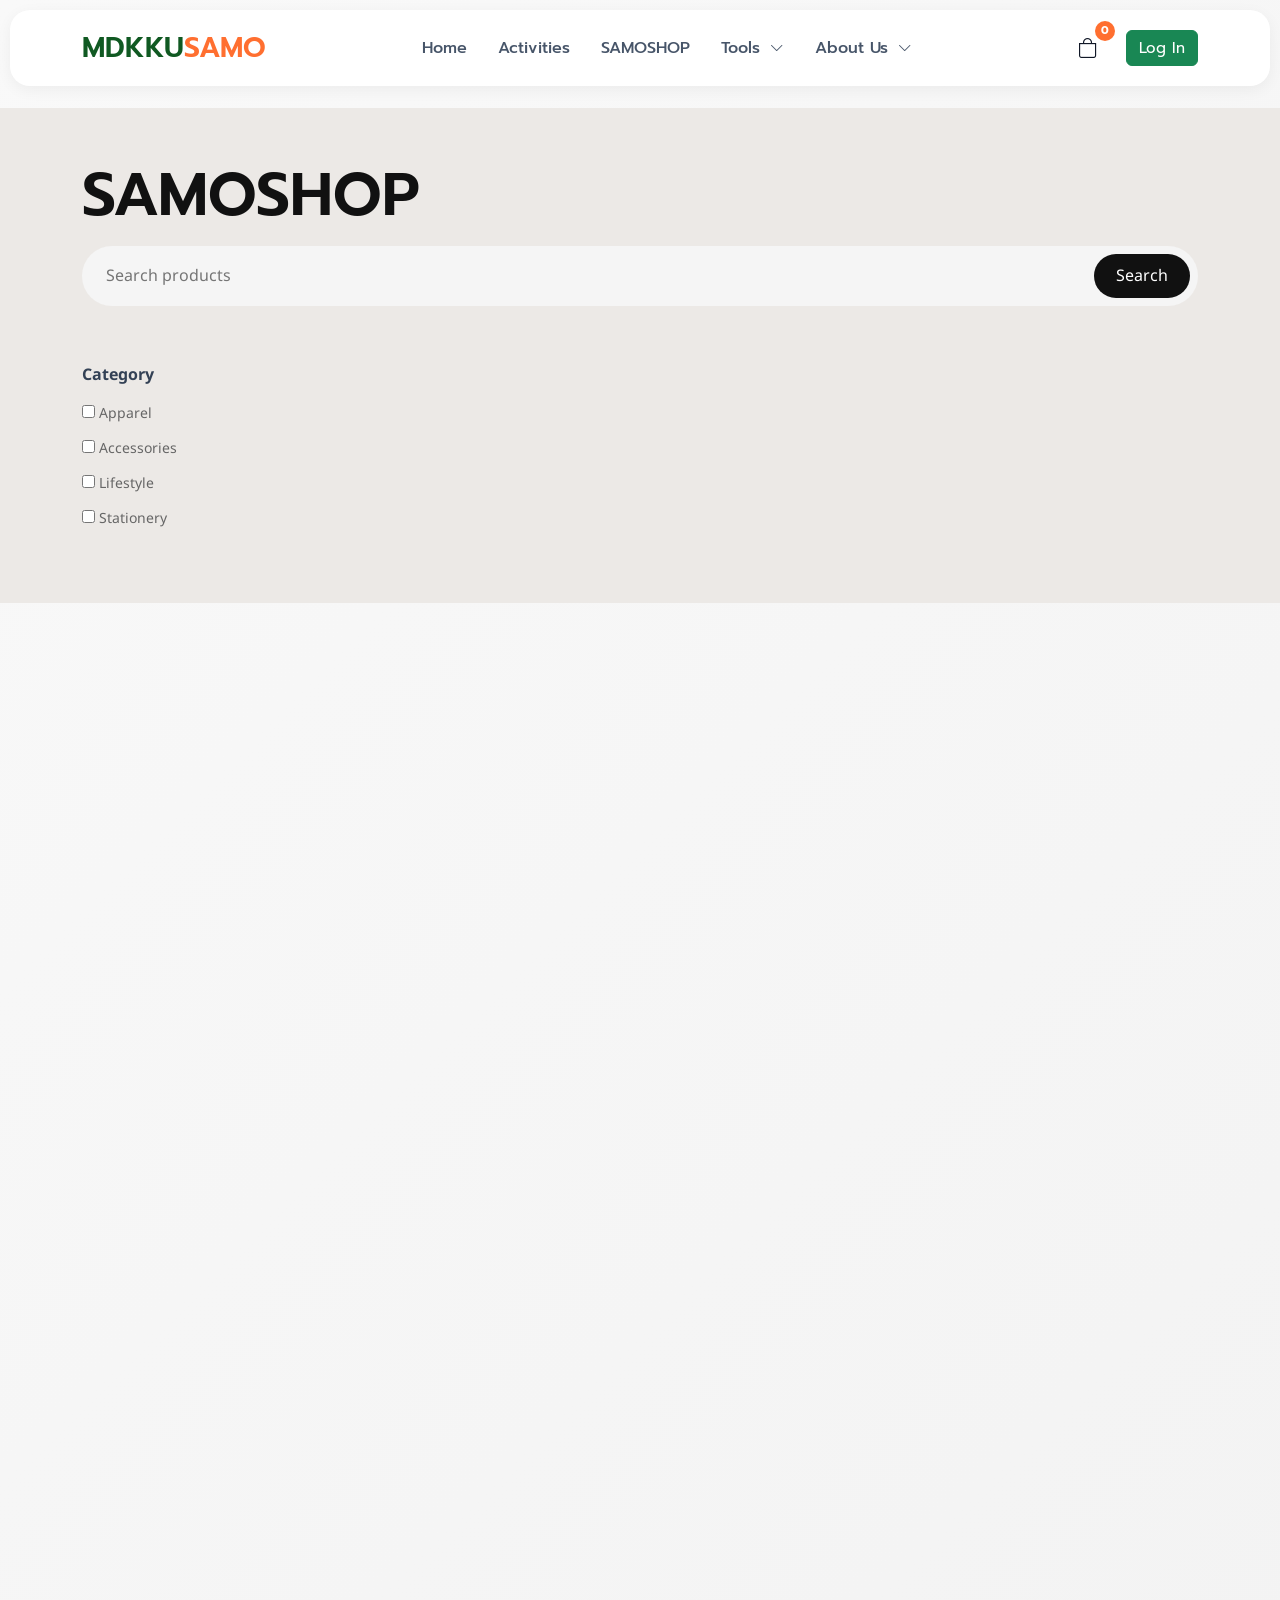
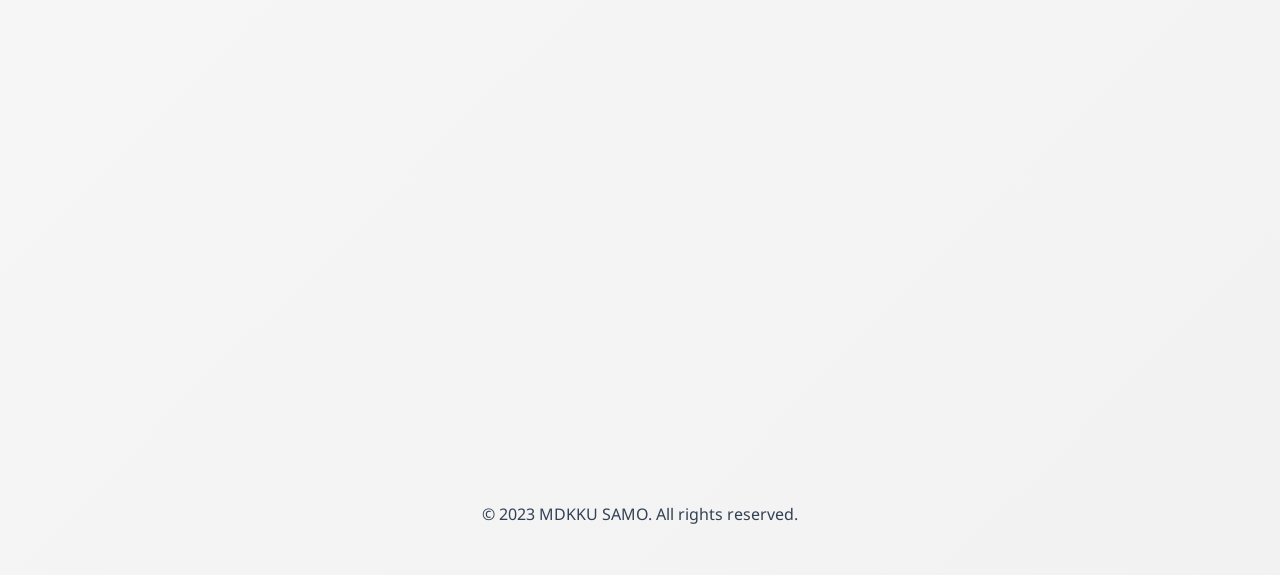
<file: html/shop.html>
<!doctype html>
<html lang="en">
    
<head>
    <meta charset="UTF-8" />
    <meta name="viewport" content="width=device-width, initial-scale=1" />
    <title>MDKKU SAMO - Portal</title>

     <!-- Bootstrap & Fonts -->
    <link href="https://cdn.jsdelivr.net/npm/bootstrap@5.3.3/dist/css/bootstrap.min.css" rel="stylesheet" />    
    <link rel="preconnect" href="https://fonts.googleapis.com">
    <link rel="preconnect" href="https://fonts.gstatic.com" crossorigin>
    <link href="https://fonts.googleapis.com/css2?family=Prompt:wght@300;400;500;600;700&family=Noto+Sans+Thai:wght@300;400;500;600;700&display=swap" rel="stylesheet">
    <link href="https://cdn.jsdelivr.net/npm/bootstrap-icons@1.10.5/font/bootstrap-icons.css" rel="stylesheet" />
    <link rel="stylesheet" href="../css/style.css">
    <link rel="stylesheet" href="../css/shop.css">



    <!-- Quill (For Rich Text Editors) -->
     <link href="https://cdn.quilljs.com/1.3.6/quill.snow.css" rel="stylesheet" />
     <script src="https://cdn.quilljs.com/1.3.6/quill.js"></script>

    <!-- Google Identity Services -->
     <script src="https://accounts.google.com/gsi/client" async defer></script>
</head>

<body>
    <nav class="navbar navbar-expand-lg samo-navbar">
        <div class="container d-flex align-items-center">
        <!-- Logo -->
            <a class="navbar-brand brand-fixed" href="../index.html">
                <span class="brand-mdkku h3 mb-0">MDKKU</span><span class="brand-samo h3 mb-0">SAMO</span>
            </a>
            <!-- Hamburger -->
            <button class="navbar-toggler" type="button" data-bs-toggle="offcanvas" data-bs-target="#mobileMenu">
                <span class="navbar-toggler-icon"></span>
            </button>
            <!-- Desktop Menu -->
            <div class="collapse navbar-collapse">
                <ul class="nav nav-pills nav-center">
                    <li class="nav-item">
                        <a class="nav-link" href="../index.html">Home</a>
                    </li>
                    <li class="nav-item">
                        <a class="nav-link" href="#">Activities</a>
                    </li>
                    <li class="nav-item">
                        <a class="nav-link" href="shop.html">SAMOSHOP</a>
                    </li>
                    <!-- Dropdown -->
                    <li class="nav-item dropdown" id="aboutDropdown">
                        <a class="nav-link" href="../index.html#tools" id="aboutLink">
                            Tools
                            <i class="bi bi-chevron-down ms-1 small"></i>
                        </a>
                        <ul class="dropdown-menu">
                            <li><a class="dropdown-item" href="vitalsound.html">VitalSound</a></li>
                            <li><a class="dropdown-item" href="#">PR Form</a></li>
                            <li><a class="dropdown-item" href="#">Bookings</a></li>
                            <li><a class="dropdown-item" href="#">Database</a></li>
                        </ul>
                    </li>
                    <!-- Dropdown -->
                    <li class="nav-item dropdown" id="aboutDropdown">
                        <a class="nav-link" href="#" id="aboutLink">
                            About Us
                            <i class="bi bi-chevron-down ms-1 small"></i>
                        </a>
                        <ul class="dropdown-menu">
                            <li><a class="dropdown-item" href="team.html">Our Team</a></li>
                            <li><a class="dropdown-item" href="#">Our Vision</a></li>
                            <li><a class="dropdown-item" href="#">Our Mission</a></li>
                        </ul>
                    </li>
                </ul>
                <a class="cart-nav" data-bs-toggle="offcanvas" href="#cartSidebar" >
                    <i class="bi bi-bag"></i>
                    <span class="cart-badge">0</span>
                </a>
                <a class="btn btn-success ms-3" style="font-size: 15px;" href="#">Log In</a>
            </div>
        </div>
    </nav>

    <!-- Mobile Sidebar -->
    <div class="offcanvas offcanvas-end" id="mobileMenu">
        <div class="offcanvas-header" style="padding-top: 30px; padding-left: 30px;">
            <h3 style="color: var(--color-green-900);">Menu</h3>
            <button class="btn-close" data-bs-dismiss="offcanvas"></button>
        </div>
        <div class="divider"></div>
        <div class="offcanvas-body">
            <ul class="nav flex-column">
                <li><a class="nav-link" href="../index.html">Home</a></li>
                <li><a class="nav-link" href="#">Activities</a></li>
                <li><a class="nav-link" href="shop.html">SAMOSHOP</a></li>

                <li>
                    <a class="nav-link" href="../index.html#tools">Tools</a>
                    <a class="nav-link ms-3 lh-1" style="font-size: 14px;" href="vitalsound.html">VitalSound</a>
                    <a class="nav-link ms-3 lh-1" style="font-size: 14px;" href="#">PR Form</a>
                    <a class="nav-link ms-3 lh-1" style="font-size: 14px;" href="#">Bookings</a>
                    <a class="nav-link ms-3 lh-1" style="font-size: 14px;" href="#">Database</a>
                </li>
                <li>
                    <a class="nav-link" href="#">About Us</a>
                    <a class="nav-link ms-3 lh-1" style="font-size: 14px;" href="team.html">Our Team</a>
                    <a class="nav-link ms-3 lh-1" style="font-size: 14px;" href="#">Our Vision</a>
                    <a class="nav-link ms-3 lh-1" style="font-size: 14px;" href="#">Our Mission</a>
                </li>
                <li class="mt-3">
                    <a class="btn btn-custom w-100" href="#">Sign In</a>
                </li>
            </ul>
        </div>
    </div>

<section class="modern-shop">

  <div class="container">

      <!-- HERO -->
      <div class="hero-section">

        <h1>SAMOSHOP</h1>

        <div class="search-box">

          <input type="text" placeholder="Search products">

          <button>
            Search
          </button>

        </div>

      </div>

      <!-- CONTENT -->
      <div class="row g-4">

        <!-- SIDEBAR -->
        <div class="col-lg-2">

          <div class="filter-box">

            <h6>Category</h6>

            <label><input type="checkbox"> Apparel</label>
            <label><input type="checkbox"> Accessories</label>
            <label><input type="checkbox"> Lifestyle</label>
            <label><input type="checkbox"> Stationery</label>

          </div>

        </div>

        <!-- PRODUCTS -->
        <div class="col-lg-10">

        <div
            class="row g-4"
            id="products-container"
        ></div>

        </div>

    </div>

</div>

</section>
<section>
    <div class="modal fade" id="productModal" tabindex="-1">

    <div class="modal-dialog modal-dialog-centered modal-xl">

        <div class="modal-content product-modal">

        <div class="row g-0">

            <!-- IMAGE -->
            <div class="col-lg-6">

            <img id="modal-image" class="modal-product-image">

            </div>

            <!-- DETAILS -->
            <div class="col-lg-6">

            <div class="product-modal-body">

                <div class="text-end">

                <button
                    class="btn-close"
                    data-bs-dismiss="modal">
                </button>

                </div>

                <h2 id="modal-name"></h2>

                <p class="modal-price" id="modal-price"></p>

                <p class="modal-stock" id="modal-stock"></p>

                <p class="modal-description" id="modal-description"></p>

                <!-- SIZE -->
                <h6 class="option-title">
                Select Size
                </h6>

                <div class="size-options">

                <button class="size-btn active">S</button>
                <button class="size-btn">M</button>
                <button class="size-btn">L</button>
                <button class="size-btn">XL</button>

                </div>

                <!-- QUANTITY -->
                <h6 class="option-title">
                Quantity
                </h6>

                <div class="quantity-box">

                <button>-</button>

                <span>1</span>

                <button>+</button>

                </div>

                <!-- BUTTON -->
                <button
                class="add-cart-btn"

                data-name="SAMO T-Shirt"

                data-price="350"

                data-image="../images/product/shirt.jpeg"
                >

                <i class="bi bi-bag-plus me-2"></i>

                Add to Cart

                </button>

            </div>

            </div>

        </div>

        </div>

    </div>

    </div>
</section>

    <div style="height: 1500px;"></div>
    
    <div class="container">
        <p class="text-center">© 2023 MDKKU SAMO. All rights reserved.</p>
    </div>
    
    <div
  class="offcanvas offcanvas-end"
  tabindex="-1"
  id="cartSidebar"
>

  <!-- HEADER -->
  <div class="offcanvas-header">

    <h5 class="offcanvas-title">
      Your Cart
    </h5>

    <button
      type="button"
      class="btn-close"
      data-bs-dismiss="offcanvas">
    </button>

  </div>

  <!-- BODY -->
  <div class="offcanvas-body">

    <!-- CART ITEMS -->
    <div id="cart-items"></div>

    <!-- TOTAL -->
    <div class="cart-footer">

      <div class="cart-total">

        <span>Total</span>

        <span id="cart-total">
          ฿0
        </span>

      </div>

      <button class="checkout-btn">

        Checkout

      </button>

      <button class="clear-cart-btn" onclick="clearCart()">

        Clear Cart

        </button>

    </div>

  </div>

</div>

<div class="toast-container position-fixed bottom-0 end-0 p-3">

  <div
    id="cartToast"
    class="toast"
    role="alert"
    data-bs-delay="1000"
  >

    <div class="toast-body">

      <i class="bi bi-check-circle-fill text-success me-2"></i>

      Added to cart successfully

    </div>

  </div>

</div>

    <script src="https://cdn.jsdelivr.net/npm/bootstrap@5.3.3/dist/js/bootstrap.bundle.min.js"></script>
    <script src="../js/main.js"></script>
    <script src="../js/shop.js"></script>

</body>
</html>
</file>
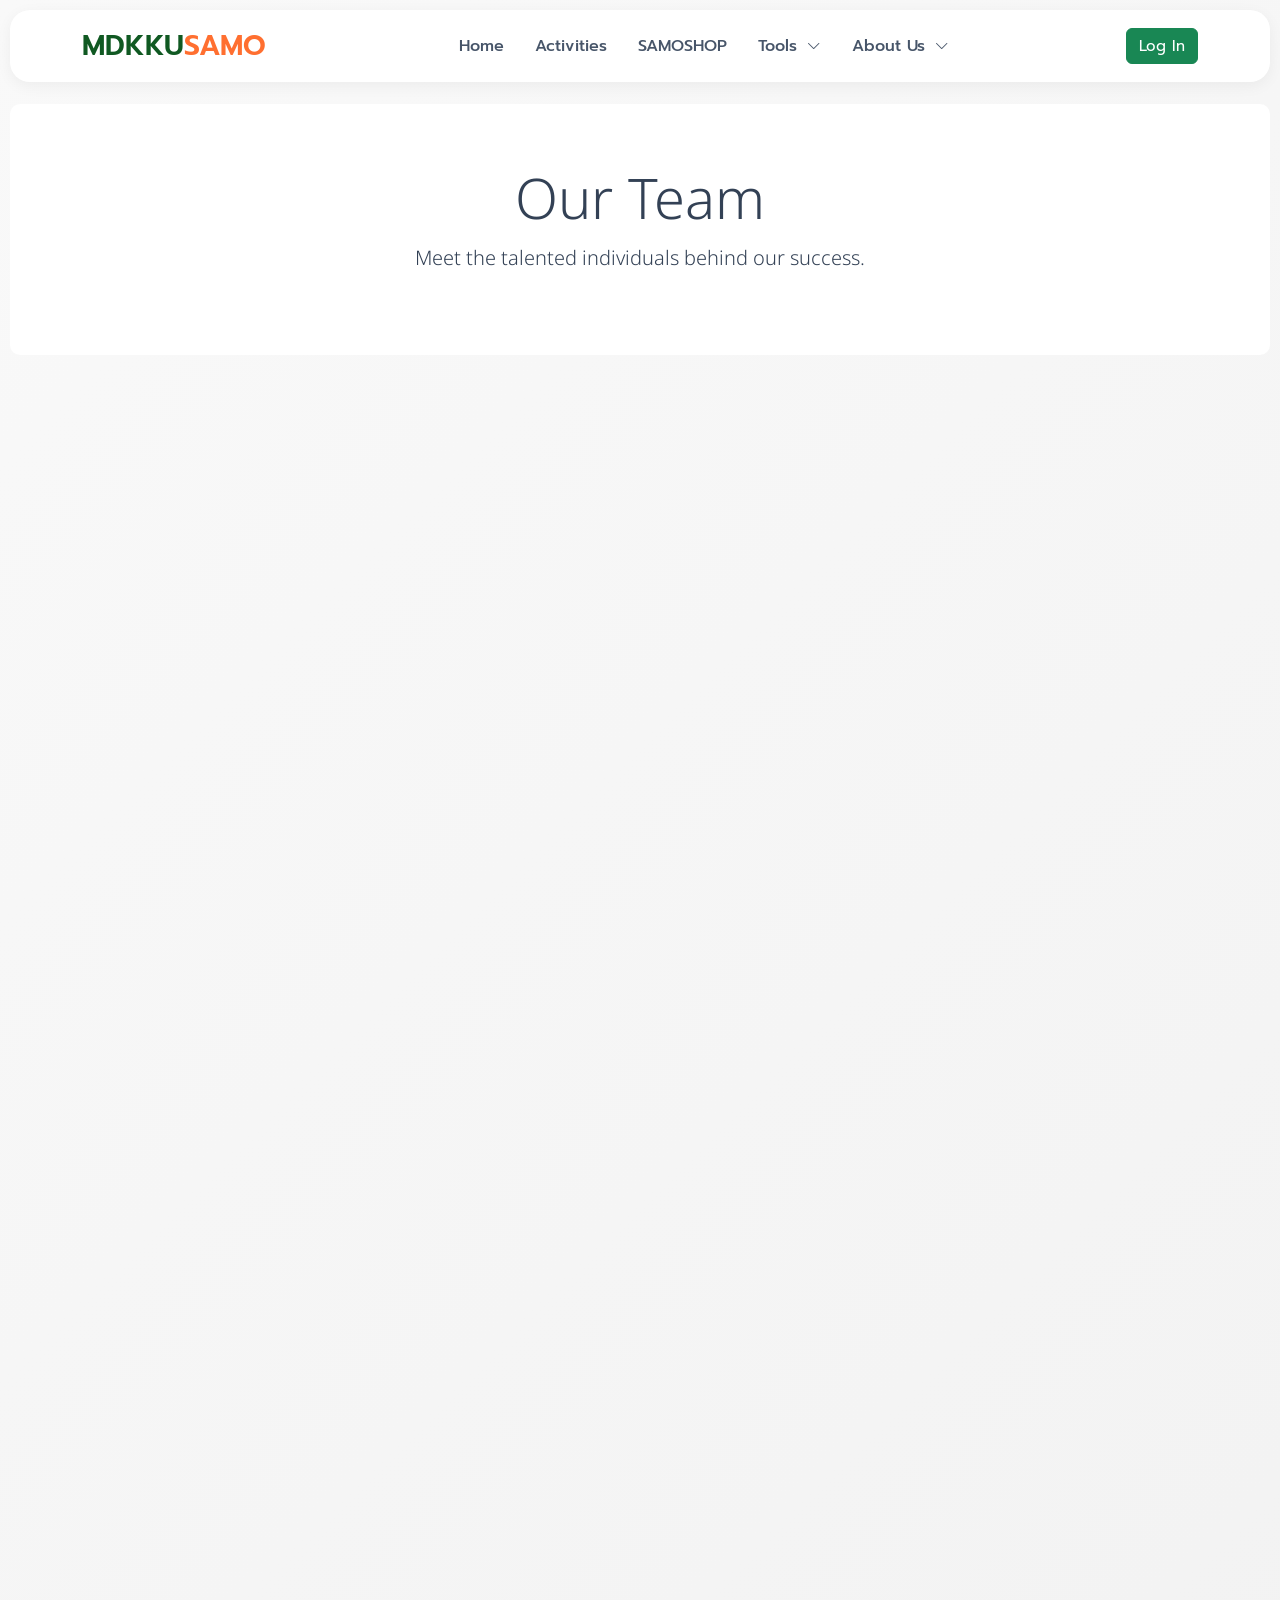
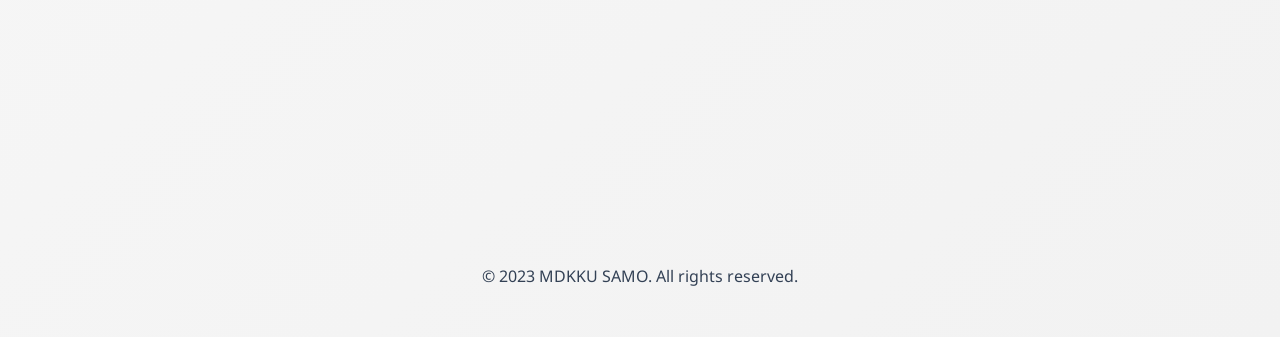
<file: html/team.html>
<!doctype html>
<html lang="en">
    
<head>
    <meta charset="UTF-8" />
    <meta name="viewport" content="width=device-width, initial-scale=1" />
    <title>MDKKU SAMO - Portal</title>

    <!-- Bootstrap -->
    <link href="https://cdn.jsdelivr.net/npm/bootstrap@5.3.3/dist/css/bootstrap.min.css" rel="stylesheet" />

    <!-- Fonts -->
    <link rel="preconnect" href="https://fonts.googleapis.com">
    <link rel="preconnect" href="https://fonts.gstatic.com" crossorigin>
    <link href="https://fonts.googleapis.com/css2?family=Prompt:wght@300;400;500;600;700&family=Noto+Sans+Thai:wght@300;400;500;600;700&display=swap" rel="stylesheet">

    <!-- Icons -->
    <link href="https://cdn.jsdelivr.net/npm/bootstrap-icons@1.10.5/font/bootstrap-icons.css" rel="stylesheet" />

    <!-- Your CSS -->
    <link rel="stylesheet" href="../css/style.css">

    <!-- Google login (if you use Sign In) -->
    <script src="https://accounts.google.com/gsi/client" async defer></script>
</head>

<body>
    <nav class="navbar navbar-expand-lg samo-navbar">
        <div class="container d-flex align-items-center">
        <!-- Logo -->
            <a class="navbar-brand brand-fixed" href="../index.html">
                <span class="brand-mdkku h3 mb-0">MDKKU</span><span class="brand-samo h3 mb-0">SAMO</span>
            </a>
            <!-- Hamburger -->
            <button class="navbar-toggler" type="button" data-bs-toggle="offcanvas" data-bs-target="#mobileMenu">
                <span class="navbar-toggler-icon"></span>
            </button>
            <!-- Desktop Menu -->
            <div class="collapse navbar-collapse">
                <ul class="nav nav-pills nav-center">
                    <li class="nav-item">
                        <a class="nav-link" href="../index.html">Home</a>
                    </li>
                    <li class="nav-item">
                        <a class="nav-link" href="#">Activities</a>
                    </li>
                    <li class="nav-item">
                        <a class="nav-link" href="#">SAMOSHOP</a>
                    </li>
                    <!-- Dropdown -->
                    <li class="nav-item dropdown" id="aboutDropdown">
                        <a class="nav-link" href="../index.html#tools" id="aboutLink">
                            Tools
                            <i class="bi bi-chevron-down ms-1 small"></i>
                        </a>
                        <ul class="dropdown-menu">
                            <li><a class="dropdown-item" href="vitalsound.html">VitalSound</a></li>
                            <li><a class="dropdown-item" href="#">PR Form</a></li>
                            <li><a class="dropdown-item" href="#">Bookings</a></li>
                            <li><a class="dropdown-item" href="#">Database</a></li>
                        </ul>
                    </li>
                    <!-- Dropdown -->
                    <li class="nav-item dropdown" id="aboutDropdown">
                        <a class="nav-link" href="#" id="aboutLink">
                            About Us
                            <i class="bi bi-chevron-down ms-1 small"></i>
                        </a>
                        <ul class="dropdown-menu">
                            <li><a class="dropdown-item" href="team.html">Our Team</a></li>
                            <li><a class="dropdown-item" href="#">Our Vision</a></li>
                            <li><a class="dropdown-item" href="#">Our Mission</a></li>
                        </ul>
                    </li>
                </ul>
                <a class="btn btn-success" style="font-size: 15px;" href="#">Log In</a>
            </div>
        </div>
    </nav>

    <!-- Mobile Sidebar -->
    <div class="offcanvas offcanvas-end" id="mobileMenu">
        <div class="offcanvas-header" style="padding-top: 30px; padding-left: 30px;">
            <h3 style="color: var(--color-green-900);">Menu</h3>
            <button class="btn-close" data-bs-dismiss="offcanvas"></button>
        </div>
        <div class="divider"></div>
        <div class="offcanvas-body">
            <ul class="nav flex-column">
                <li><a class="nav-link" href="../index.html">Home</a></li>
                <li><a class="nav-link" href="#">Activities</a></li>
                <li><a class="nav-link" href="#">SAMOSHOP</a></li>

                <li>
                    <a class="nav-link" href="../index.html#tools">Tools</a>
                    <a class="nav-link ms-3 lh-1" style="font-size: 14px;" href="vitalsound.html">VitalSound</a>
                    <a class="nav-link ms-3 lh-1" style="font-size: 14px;" href="#">PR Form</a>
                    <a class="nav-link ms-3 lh-1" style="font-size: 14px;" href="#">Bookings</a>
                    <a class="nav-link ms-3 lh-1" style="font-size: 14px;" href="#">Database</a>
                </li>
                <li>
                    <a class="nav-link" href="#">About Us</a>
                    <a class="nav-link ms-3 lh-1" style="font-size: 14px;" href="team.html">Our Team</a>
                    <a class="nav-link ms-3 lh-1" style="font-size: 14px;" href="#">Our Vision</a>
                    <a class="nav-link ms-3 lh-1" style="font-size: 14px;" href="#">Our Mission</a>
                </li>
                <li class="mt-3">
                    <a class="btn btn-custom w-100" href="#">Sign In</a>
                </li>
            </ul>
        </div>
    </div>
    
    <div class="text-box">
        <div class="container text-center" style="padding-top: 50px; padding-bottom: 50px;">
            <h1 class="display-4">Our Team</h1>
            <p class="lead">Meet the talented individuals behind our success.</p>
        </div>
    </div>  
    
    <div style="height: 1500px;"></div>
    
    <div class="container">
        <p class="text-center">© 2023 MDKKU SAMO. All rights reserved.</p>
    </div>
    
    <script src="https://cdn.jsdelivr.net/npm/bootstrap@5.3.3/dist/js/bootstrap.bundle.min.js"></script>
    <script src="../js/main.js"></script>
    
</body>
</html>
</file>
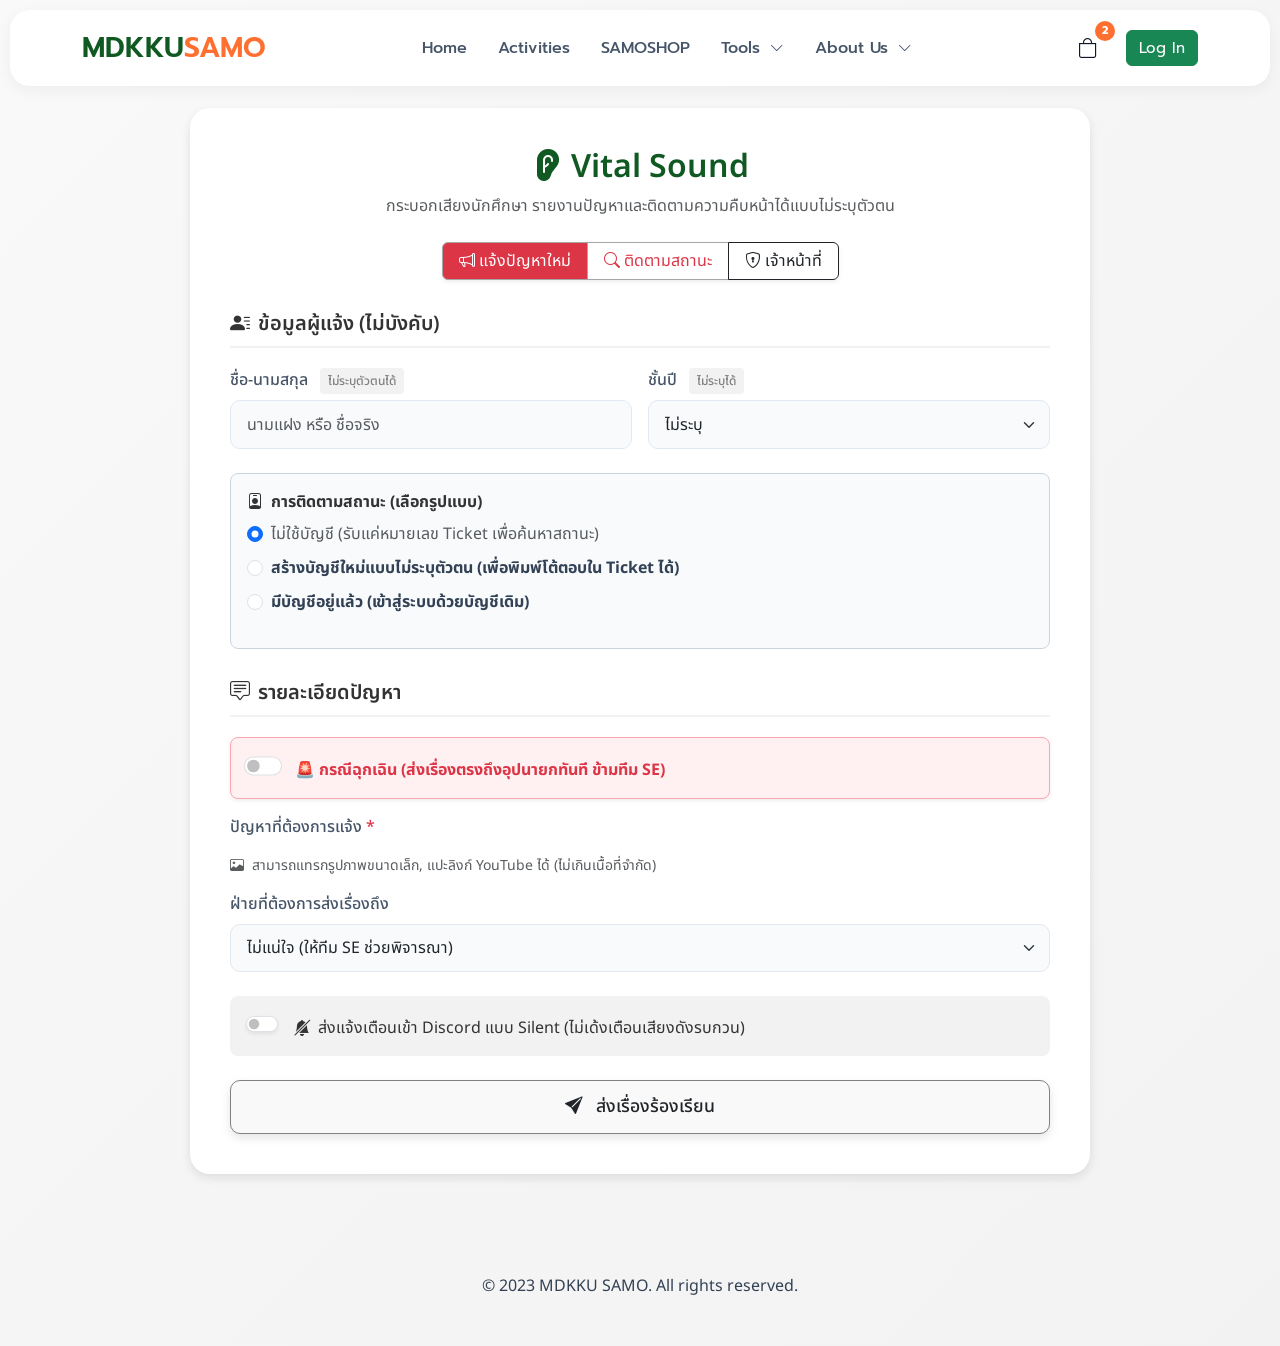
<file: html/vitalsound.html>
<!doctype html>
<html lang="en">
    
<head>
    <meta charset="UTF-8" />
    <meta name="viewport" content="width=device-width, initial-scale=1" />
    <title>MDKKU SAMO - Portal</title>

     <!-- Bootstrap & Fonts -->
    <link href="https://cdn.jsdelivr.net/npm/bootstrap@5.3.3/dist/css/bootstrap.min.css" rel="stylesheet" />    <link rel="preconnect" href="https://fonts.googleapis.com">
    <link rel="preconnect" href="https://fonts.googleapis.com">
    <link rel="preconnect" href="https://fonts.gstatic.com" crossorigin>
    <link href="https://fonts.googleapis.com/css2?family=Prompt:wght@300;400;500;600;700&family=Noto+Sans+Thai:wght@300;400;500;600;700&display=swap" rel="stylesheet">
    <link href="https://cdn.jsdelivr.net/npm/bootstrap-icons@1.10.5/font/bootstrap-icons.css" rel="stylesheet" />
    <link rel="stylesheet" href="../css/style.css">

    <!-- Quill (For Rich Text Editors) -->
     <link href="https://cdn.quilljs.com/1.3.6/quill.snow.css" rel="stylesheet" />
     <script src="https://cdn.quilljs.com/1.3.6/quill.js"></script>

    <!-- Google Identity Services -->
     <script src="https://accounts.google.com/gsi/client" async defer></script>
</head>

<body>
    <nav class="navbar navbar-expand-lg samo-navbar">
        <div class="container d-flex align-items-center">
        <!-- Logo -->
            <a class="navbar-brand brand-fixed" href="../index.html">
                <span class="brand-mdkku h3 mb-0">MDKKU</span><span class="brand-samo h3 mb-0">SAMO</span>
            </a>
            <!-- Hamburger -->
            <button class="navbar-toggler" type="button" data-bs-toggle="offcanvas" data-bs-target="#mobileMenu">
                <span class="navbar-toggler-icon"></span>
            </button>
            <!-- Desktop Menu -->
            <div class="collapse navbar-collapse">
                <ul class="nav nav-pills nav-center">
                    <li class="nav-item">
                        <a class="nav-link" href="../index.html">Home</a>
                    </li>
                    <li class="nav-item">
                        <a class="nav-link" href="#">Activities</a>
                    </li>
                    <li class="nav-item">
                        <a class="nav-link" href="shop.html">SAMOSHOP</a>
                    </li>
                    <!-- Dropdown -->
                    <li class="nav-item dropdown" id="aboutDropdown">
                        <a class="nav-link" href="../index.html#tools" id="aboutLink">
                            Tools
                            <i class="bi bi-chevron-down ms-1 small"></i>
                        </a>
                        <ul class="dropdown-menu">
                            <li><a class="dropdown-item" href="vitalsound.html">VitalSound</a></li>
                            <li><a class="dropdown-item" href="#">PR Form</a></li>
                            <li><a class="dropdown-item" href="#">Bookings</a></li>
                            <li><a class="dropdown-item" href="#">Database</a></li>
                        </ul>
                    </li>
                    <!-- Dropdown -->
                    <li class="nav-item dropdown" id="aboutDropdown">
                        <a class="nav-link" href="#" id="aboutLink">
                            About Us
                            <i class="bi bi-chevron-down ms-1 small"></i>
                        </a>
                        <ul class="dropdown-menu">
                            <li><a class="dropdown-item" href="team.html">Our Team</a></li>
                            <li><a class="dropdown-item" href="#">Our Vision</a></li>
                            <li><a class="dropdown-item" href="#">Our Mission</a></li>
                        </ul>
                    </li>
                </ul>
                <a href="#" class="cart-nav">
                    <i class="bi bi-bag"></i>
                    <span class="cart-badge">2</span>
                </a>
                <a class="btn btn-success ms-3" style="font-size: 15px;" href="#">Log In</a>
            </div>
        </div>
    </nav>

    <!-- Mobile Sidebar -->
    <div class="offcanvas offcanvas-end" id="mobileMenu">
        <div class="offcanvas-header" style="padding-top: 30px; padding-left: 30px;">
            <h3 style="color: var(--color-green-900);">Menu</h3>
            <button class="btn-close" data-bs-dismiss="offcanvas"></button>
        </div>
        <div class="divider"></div>
        <div class="offcanvas-body">
            <ul class="nav flex-column">
                <li><a class="nav-link" href="../index.html">Home</a></li>
                <li><a class="nav-link" href="#">Activities</a></li>
                <li><a class="nav-link" href="shop.html">SAMOSHOP</a></li>

                <li>
                    <a class="nav-link" href="../index.html#tools">Tools</a>
                    <a class="nav-link ms-3 lh-1" style="font-size: 14px;" href="vitalsound.html">VitalSound</a>
                    <a class="nav-link ms-3 lh-1" style="font-size: 14px;" href="#">PR Form</a>
                    <a class="nav-link ms-3 lh-1" style="font-size: 14px;" href="#">Bookings</a>
                    <a class="nav-link ms-3 lh-1" style="font-size: 14px;" href="#">Database</a>
                </li>
                <li>
                    <a class="nav-link" href="#">About Us</a>
                    <a class="nav-link ms-3 lh-1" style="font-size: 14px;" href="team.html">Our Team</a>
                    <a class="nav-link ms-3 lh-1" style="font-size: 14px;" href="#">Our Vision</a>
                    <a class="nav-link ms-3 lh-1" style="font-size: 14px;" href="#">Our Mission</a>
                </li>
                <li class="mt-3">
                    <a class="btn btn-custom w-100" href="#">Sign In</a>
                </li>
            </ul>
        </div>
    </div>

    <!-- TAB 5: VITAL SOUND -->
    <div class="form-container" style="max-width: 900px">
      <div class="text-center mb-4">
        <h2 class="page-header text-green-custom">
          <i class="bi bi-ear-fill me-2 text-green-custom"></i>Vital Sound
        </h2>
        <p class="text-muted">
          กระบอกเสียงนักศึกษา
          รายงานปัญหาและติดตามความคืบหน้าได้แบบไม่ระบุตัวตน
        </p>
      </div>

      <!-- Toggle โหมด VS -->
      <div class="d-flex justify-content-center mb-4">
        <div class="btn-group shadow-sm flex-wrap" role="group">
          <input type="radio" class="btn-check" name="vsMode" id="vsModeReport" autocomplete="off" checked
            onchange="toggleVitalSoundMode()" />
          <label class="btn btn-outline-danger px-3" for="vsModeReport" style="border-color: var(--color-gray-500)"><i
              class="bi bi-megaphone me-1"></i>แจ้งปัญหาใหม่</label>
          <input type="radio" class="btn-check" name="vsMode" id="vsModeTrack" autocomplete="off"
            onchange="toggleVitalSoundMode()" />
          <label class="btn btn-outline-danger px-3" for="vsModeTrack" style="border-color: var(--color-gray-500)"><i
              class="bi bi-search me-1"></i>ติดตามสถานะ</label>
          <input type="radio" class="btn-check" name="vsMode" id="vsModeStaff" autocomplete="off"
            onchange="toggleVitalSoundMode()" />
          <label class="btn btn-outline-dark px-3" for="vsModeStaff"><i
              class="bi bi-shield-lock me-1"></i>เจ้าหน้าที่</label>
        </div>
      </div>

      <!-- SECTION 1: REPORT PROBLEM FORM -->
      <div id="vsReportSection">
        <div id="reportAlertBox" class="alert alert-danger d-none shadow-sm fw-bold"></div>
        <form id="vitalSoundForm">
          <h4 class="section-title text-gray-custom"><i class="bi bi-person-lines-fill me-2"></i>ข้อมูลผู้แจ้ง (ไม่บังคับ)</h4>
          <div class="row g-3 mb-4">
            <div class="col-md-6">
              <label class="form-label">ชื่อ-นามสกุล <span class="badge-info-custom">ไม่ระบุตัวตนได้</span></label>
              <input type="text" name="vsName" class="form-control" placeholder="นามแฝง หรือ ชื่อจริง" />
            </div>
            <div class="col-md-6">
              <label class="form-label">ชั้นปี <span class="badge-info-custom">ไม่ระบุได้</span></label>
              <select name="vsYear" class="form-select">
                <option value="" selected>ไม่ระบุ</option>
                <option value="1">ปี 1</option>
                <option value="2">ปี 2</option>
                <option value="3">ปี 3</option>
                <option value="4">ปี 4</option>
                <option value="5">ปี 5</option>
                <option value="6">ปี 6</option>
              </select>
            </div>
          </div>

          <!-- การยืนยันตัวตนสำหรับ Vital Sound -->
          <div class="p-3 mb-4 rounded-3" style="background-color: #f8fafc; border: 1px solid #cbd5e1">
            <label class="form-label fw-bold text-gray-custom mb-2"><i class="bi bi-person-badge me-1"></i>
              การติดตามสถานะ (เลือกรูปแบบ)</label>
            <div class="d-flex flex-column gap-2 mb-3">
              <div class="form-check">
                <input class="form-check-input" type="radio" name="vsAccountMode" id="vsAccGuest" value="guest"
                  checked onchange="toggleVsAccountFields()" style="cursor: pointer" />
                <label class="form-check-label text-muted" for="vsAccGuest" style="cursor: pointer">ไม่ใช้บัญชี
                  (รับแค่หมายเลข Ticket เพื่อค้นหาสถานะ)</label>
              </div>
              <div class="form-check">
                <input class="form-check-input" type="radio" name="vsAccountMode" id="vsAccCreate" value="create"
                  onchange="toggleVsAccountFields()" style="cursor: pointer" />
                <label class="form-check-label fw-bold" for="vsAccCreate"
                  style="cursor: pointer">สร้างบัญชีใหม่แบบไม่ระบุตัวตน (เพื่อพิมพ์โต้ตอบใน Ticket ได้)</label>
              </div>
              <div class="form-check">
                <input class="form-check-input" type="radio" name="vsAccountMode" id="vsAccLogin" value="login"
                  onchange="toggleVsAccountFields()" style="cursor: pointer" />
                <label class="form-check-label fw-bold" for="vsAccLogin" style="cursor: pointer">มีบัญชีอยู่แล้ว
                  (เข้าสู่ระบบด้วยบัญชีเดิม)</label>
              </div>
            </div>

            <div id="vsAccountFields" class="row g-3 d-none p-3 rounded"
              style="background-color: #ffffff; border: 1px dashed var(--color-gray-300)">
              <div class="col-md-5">
                <label class="form-label text-gray-custom fw-bold">Username (นามแฝง) <span
                    class="text-danger">*</span></label>
                <input type="text" id="vsUsername" name="vsUsername" class="form-control"
                  placeholder="ชื่อผู้ใช้งาน" />
              </div>
              <div class="col-md-4">
                <label class="form-label text-gray-custom fw-bold">Password <span
                    class="text-danger">*</span></label>
                <input type="password" id="vsPassword" name="vsPassword" class="form-control"
                  placeholder="รหัสผ่าน" />
              </div>
              <div class="col-md-3 d-flex align-items-end">
                <button type="button" id="btnVerifyAccount" class="btn btn-outline-danger w-100"
                  onclick="verifyAccount()">ตรวจสอบบัญชี</button>
              </div>
              <div class="col-12 text-success d-none fw-bold small mt-2" id="verifySuccessText">
                <i class="bi bi-check-circle-fill"></i> บัญชีพร้อมใช้งาน! สามารถกรอกปัญหาและส่งเรื่องได้เลย
              </div>
              <div class="col-12 text-danger d-none fw-bold small mt-2" id="verifyFailText"></div>
            </div>
          </div>

          <h4 class="section-title text-gray-custom"><i class="bi bi-chat-square-text me-2"></i>รายละเอียดปัญหา</h4>
          <div class="form-check form-switch mb-3 p-3 rounded-3 shadow-sm"
            style="background-color: #fff1f2; border: 1.5px solid #fda4af">
            <input class="form-check-input ms-0 me-3" type="checkbox" id="vsEmergency" name="vsEmergency"
              value="true" onchange="toggleEmergency()" style="cursor: pointer; transform: scale(1.2)" />
            <label class="form-check-label fw-bold text-danger mt-1" for="vsEmergency" style="cursor: pointer">🚨
              กรณีฉุกเฉิน (ส่งเรื่องตรงถึงอุปนายกทันที ข้ามทีม SE)</label>
          </div>

          <div class="mb-3">
            <label class="form-label">ปัญหาที่ต้องการแจ้ง <span class="text-danger">*</span></label>
            <div class="caption-editor-shell shadow-sm">
              <div id="vsQuillEditor"></div>
            </div>
            <small class="text-muted mt-2 d-block"><i class="bi bi-image me-1"></i> สามารถแทรกรูปภาพขนาดเล็ก,
              แปะลิงก์ YouTube ได้ (ไม่เกินเนื้อที่จำกัด)</small>
          </div>

          <div class="mb-4">
            <label class="form-label">ฝ่ายที่ต้องการส่งเรื่องถึง <span class="text-danger" id="reqDeptStar"
                style="display: none">* (จำเป็นต้องระบุ)</span></label>
            <select name="vsDepartment" id="vsDepartment" class="form-select">
              <option value="SE" selected>ไม่แน่ใจ (ให้ทีม SE ช่วยพิจารณา)</option>
              <option value="อุปนายกฝ่ายบริหารองค์กร">อุปนายกฝ่ายบริหารองค์กร</option>
              <option value="อุปนายกฝ่ายดิจิทัลและสื่อสารองค์กร">อุปนายกฝ่ายดิจิทัลและสื่อสารองค์กร</option>
              <option value="อุปนายกฝ่ายกิจการภายใน">อุปนายกฝ่ายกิจการภายใน</option>
              <option value="อุปนายกฝ่ายกิจการภายนอก">อุปนายกฝ่ายกิจการภายนอก</option>
              <option value="อุปนายกฝ่ายกิจการมหาวิทยาลัย">อุปนายกฝ่ายกิจการมหาวิทยาลัย</option>
              <option value="อุปนายกฝ่ายวิชาการ">อุปนายกฝ่ายวิชาการ</option>
              <option value="อุปนายกฝ่ายยุทธศาสตร์และพัฒนาองค์กร">อุปนายกฝ่ายยุทธศาสตร์และพัฒนาองค์กร</option>
              <option value="อุปนายกฝ่ายคุณภาพชีวิตและสิ่งแวดล้อม">อุปนายกฝ่ายคุณภาพชีวิตและสิ่งแวดล้อม</option>
              <option value="อุปนายกฝ่ายเวชนิทัศน์">อุปนายกฝ่ายเวชนิทัศน์</option>
              <option value="อุปนายกฝ่ายรังสีเทคนิค">อุปนายกฝ่ายรังสีเทคนิค</option>
            </select>
          </div>

          <div class="form-check form-switch mb-4 p-3 rounded-3" style="background-color: var(--color-gray-100)">
            <input class="form-check-input ms-0 me-3 shadow-sm" type="checkbox" id="vsSilentNotify"
              name="vsSilentNotify" value="true" style="cursor: pointer" />
            <label class="form-check-label text-secondary mt-1" for="vsSilentNotify"
              style="cursor: pointer; color: var(--color-gray-900) !important">
              <i class="bi bi-bell-slash-fill me-1"></i> ส่งแจ้งเตือนเข้า Discord แบบ Silent
              (ไม่เด้งเตือนเสียงดังรบกวน)
            </label>
          </div>

          <button type="submit" class="btn btn-submit w-100"><i class="bi bi-send-fill me-2"></i>
            ส่งเรื่องร้องเรียน</button>
        </form>
      </div>

      <!-- SECTION 2: TRACK PROGRESS DASHBOARD -->
      <div id="vsTrackSection" class="d-none">
        <div id="vsLoginBox" class="card p-4 mx-auto mb-4"
          style="max-width: 500px; border-color: var(--color-gray-200); background-color: var(--color-gray-50);">
          <ul class="nav nav-tabs nav-fill mb-3" id="trackTab" role="tablist">
            <li class="nav-item" role="presentation"><button class="nav-link active" id="tab-guest-track"
                data-bs-toggle="tab" data-bs-target="#content-guest-track" type="button" role="tab"
                style="color: var(--color-gray-700); font-weight: bold">ค้นหาด้วย Ticket ID</button></li>
            <li class="nav-item" role="presentation"><button class="nav-link" id="tab-user-login"
                data-bs-toggle="tab" data-bs-target="#content-user-login" type="button" role="tab"
                style="color: var(--color-gray-700); font-weight: bold">เข้าสู่ระบบด้วยบัญชี</button></li>
          </ul>

          <div id="trackAlert" class="alert alert-danger d-none small py-2"></div>
          <div class="tab-content" id="trackTabContent">
            <div class="tab-pane fade show active" id="content-guest-track" role="tabpanel">
              <div class="mb-3">
                <label class="form-label">หมายเลข Ticket</label>
                <input type="text" id="trackTicketId" class="form-control" placeholder="VS-XXXXXXXX-XXXX" />
              </div>
              <button type="button" id="btnTrackGuest" class="btn btn-submit w-100"
                onclick="trackWithTicketId()">ค้นหาสถานะ</button>
            </div>
            <div class="tab-pane fade" id="content-user-login" role="tabpanel">
              <div class="mb-3">
                <label class="form-label">Username</label>
                <input type="text" id="trackUsername" class="form-control" placeholder="Username นิรนามของคุณ" />
              </div>
              <div class="mb-3">
                <label class="form-label">Password</label>
                <input type="password" id="trackPassword" class="form-control" placeholder="รหัสผ่าน" />
              </div>
              <button type="button" id="btnTrackLogin" class="btn btn-submit w-100"
                onclick="loginToViewHistory()">เข้าสู่ระบบ</button>
            </div>
          </div>
        </div>

        <div id="vsUserHistoryBox" class="d-none">
          <div class="d-flex justify-content-between align-items-center mb-3">
            <h5 class="fw-bold mb-0 text-grey-custom"><i
                class="bi bi-card-checklist me-2"></i>ประวัติการแจ้งปัญหาของคุณ</h5>
            <div>
              <button class="btn btn-outline-primary btn-sm me-2" onclick="loginToViewHistory()"><i
                  class="bi bi-arrow-clockwise"></i> รีเฟรช</button>
              <button class="btn btn-outline-secondary btn-sm" onclick="logoutTrack()">ออกจากระบบ</button>
            </div>
          </div>
          <div class="row g-3" id="userHistoryList"></div>
        </div>

        <div id="vsDashboardBox" class="d-none">
          <div class="d-flex justify-content-between align-items-center mb-3 flex-wrap gap-2">
            <h5 class="fw-bold mb-0" id="dashTicketId">Ticket #</h5>
            <span id="dashStatusBadge"
              class="badge bg-warning text-dark fs-6 rounded-pill px-3 py-2 shadow-sm">Status</span>
          </div>
          <div class="card mb-4 border-0 shadow-sm">
            <div class="card-body bg-light rounded" style="max-height: 400px; overflow-y: auto">
              <p class="mb-1 text-muted small"><strong id="dashTicketDate">วันที่แจ้ง:</strong></p>
              <div id="dashTicketProblem" style="font-family: 'Prompt', sans-serif">รายละเอียดปัญหา</div>
            </div>
          </div>
          <h5 class="section-title mt-0"><i class="bi bi-clock-history me-2"></i>Timeline & Remarks</h5>
          <div id="dashTimeline" class="border-start border-2 ms-3 ps-4 position-relative"
            style="border-color: var(--color-gray-200) !important"></div>

          <div id="userRemarkBox" class="mt-4 p-3 rounded d-none" style="background-color: var(--color-gray-50)">
            <label class="form-label fw-bold text-gray-custom">เพิ่มข้อความ (Remark) ถึงทีมงาน</label>
            <textarea id="userRemarkInput" class="form-control mb-2" rows="2"
              placeholder="สอบถามความคืบหน้าเพิ่มเติม..."></textarea>
            <button class="btn btn-sm btn-outline-danger" onclick="submitUserRemark()">ส่งข้อความ</button>
          </div>
          <button class="btn btn-outline-secondary w-100 mt-4" id="btnBackToHistory"
            onclick="logoutTrack()">กลับหน้าแรก</button>
        </div>
      </div>

      <!-- SECTION 3: STAFF DASHBOARD (SE & VP) -->
      <div id="vsStaffSection" class="d-none">
        <div id="staffLoginBox" class="card p-4 mx-auto mb-4"
          style="max-width: 500px; background-color: #f8fafc; border-color: #cbd5e1">
          <h5 class="fw-bold text-center mb-3">เข้าสู่ระบบสำหรับเจ้าหน้าที่ (Vital Sound)</h5>
          <div class="mb-3">
            <label class="form-label">Username</label>
            <input type="text" id="staffUsername" class="form-control" placeholder="Username (samomdkku69)" />
          </div>
          <div class="mb-3">
            <label class="form-label">Password</label>
            <input type="password" id="staffPassword" class="form-control" placeholder="รหัสผ่าน" />
          </div>
          <!-- เพิ่ม Checkbox จดจำฉัน -->
          <div class="form-check mb-3">
            <input class="form-check-input" type="checkbox" id="staffRemember" checked>
            <label class="form-check-label small text-muted" for="staffRemember">จดจำฉัน (Remember Me)</label>
          </div>
          <div class="mb-3">
            <label class="form-label">เลือกบทบาท (Role)</label>
            <select id="staffRole" class="form-select">
              <option value="SE">Student Engagement (SE)</option>
              <option value="อุปนายกฝ่ายบริหารองค์กร">อุปนายกฝ่ายบริหารองค์กร</option>
              <option value="อุปนายกฝ่ายดิจิทัลและสื่อสารองค์กร">อุปนายกฝ่ายดิจิทัลและสื่อสารองค์กร</option>
              <option value="อุปนายกฝ่ายกิจการภายใน">อุปนายกฝ่ายกิจการภายใน</option>
              <option value="อุปนายกฝ่ายกิจการภายนอก">อุปนายกฝ่ายกิจการภายนอก</option>
              <option value="อุปนายกฝ่ายกิจการมหาวิทยาลัย">อุปนายกฝ่ายกิจการมหาวิทยาลัย</option>
              <option value="อุปนายกฝ่ายวิชาการ">อุปนายกฝ่ายวิชาการ</option>
              <option value="อุปนายกฝ่ายยุทธศาสตร์และพัฒนาองค์กร">อุปนายกฝ่ายยุทธศาสตร์และพัฒนาองค์กร</option>
              <option value="อุปนายกฝ่ายคุณภาพชีวิตและสิ่งแวดล้อม">อุปนายกฝ่ายคุณภาพชีวิตและสิ่งแวดล้อม</option>
              <option value="อุปนายกฝ่ายเวชนิทัศน์">อุปนายกฝ่ายเวชนิทัศน์</option>
              <option value="อุปนายกฝ่ายรังสีเทคนิค">อุปนายกฝ่ายรังสีเทคนิค</option>
            </select>
          </div>
          <div id="staffLoginAlert" class="alert alert-danger d-none mb-3 text-center small"></div>
          <button type="button" id="btnStaffLogin" class="btn btn-dark w-100"
            onclick="loginStaff()">เข้าสู่ระบบ</button>
        </div>

        <div id="staffDashboardBox" class="d-none">
          <div class="d-flex justify-content-between align-items-center mb-3">
            <div>
              <h4 class="mb-0 fw-bold text-grey-custom" id="staffTitle">Dashboard</h4>
              <small class="text-muted">คลิกที่การ์ดเพื่อจัดการสถานะปัญหา</small>
            </div>
            <div>
              <button class="btn btn-outline-primary btn-sm me-2" onclick="fetchStaffTickets()"><i
                  class="bi bi-arrow-clockwise"></i> รีเฟรช</button>
              <button class="btn btn-outline-secondary btn-sm" onclick="logoutStaff()">ออกจากระบบ</button>
            </div>
          </div>
          <div class="text-center my-3 d-none" id="staffLoading">
            <div class="spinner-border text-grey-custom" role="status"></div>
          </div>
          <div id="staffTicketList" class="row g-3"></div>
        </div>
      </div>    
    </div>
  </div>
  
  <div style="height: 100px;"></div>

  <div class="container">
    <p class="text-center">© 2023 MDKKU SAMO. All rights reserved.</p>
  </div>
    
  <script src="https://cdn.jsdelivr.net/npm/bootstrap@5.3.3/dist/js/bootstrap.bundle.min.js"></script>
  <script src="../js/main.js"></script>
    
</body>

</html>


  <!-- QUILL.JS CONFIGURATION SETUP -->
  <script>
    const Size = Quill.import("attributors/style/size");
    Size.whitelist = ["10px", "12px", "13px", "14px", "15px", "16px", "18px", "20px", "24px", "32px"];
    Quill.register(Size, true);

    const customToolbar = [
      [{ size: ["10px", "12px", "13px", "14px", "15px", "16px", "18px", "20px", "24px", "32px"] }],
      [{ align: [] }],
      ["bold", "italic", "underline", "strike"],
      [{ color: [] }, { background: [] }],
      [{ list: "ordered" }, { list: "bullet" }],
      ["link", "image", "video"],
      ["clean"],
    ];
  </script>

  <!-- MAIN SCRIPT CONFIG -->
  <script>
    // ⚠️ ใส่ URL GOOGLE APPS SCRIPT ของระบบ ⚠️
    const GAS_API_URL = "https://script.google.com/macros/s/AKfycbw1iHE4ALCO6J7jPTFyiJx5B_9n7Dh7j67ksuWOQW40qkSikBGtVJR3aDPKWYOkm1BX/exec";
    const GAS_VITAL_SOUND_URL = "https://script.google.com/macros/s/AKfycbzOd7Yp1AHkCL8gApEoZcfVQzP1m6mpQyCLlvNIYaJGTFnH7HqnuIdJTT9JBWw9c0uR/exec";

    // -----------------------------------------------------
    // UTILITY FUNCTIONS
    // -----------------------------------------------------
    function formatThaiDate(dateVal) {
      if (!dateVal) return "-";
      if (typeof dateVal === "string" && dateVal.includes("/")) return dateVal;
      try {
        const d = new Date(dateVal);
        if (isNaN(d.getTime())) return String(dateVal);
        const pad = (n) => n.toString().padStart(2, "0");
        return `${pad(d.getDate())}/${pad(d.getMonth() + 1)}/${d.getFullYear()} ${pad(d.getHours())}:${pad(d.getMinutes())}:${pad(d.getSeconds())}`;
      } catch (e) {
        return String(dateVal);
      }
    }
        function renderTimeline(containerId, remarks, ticketDate) {
      const container = document.getElementById(containerId);
      container.innerHTML = "";

      container.insertAdjacentHTML("beforeend", `
          <div class="mb-4 position-relative">
            <span class="position-absolute top-0 start-0 translate-middle p-2 bg-grey-custom border border-light rounded-circle" style="left:-1.5rem!important; background-color:var(--grey-500)!important;"></span>
            <div class="text-muted small">${ticketDate}</div>
            <div class="fw-bold">ระบบ</div>
            <div class="tl-log rounded p-2 mt-1 small">📨 สร้าง Ticket เรียบร้อย — รอผู้ดูแลรับเรื่อง</div>
          </div>
        `);

      if (!remarks || remarks.length === 0) return;

      remarks.forEach((rem) => {
        const isUser = rem.by === "ผู้แจ้งปัญหา" || rem.by === "User" || rem.by === "ผู้ส่งงาน";
        const isLog = rem.type === "log";

        let dotColor = isLog ? "#94a3b8" : isUser ? "#22c55e" : "#3b82f6";
        let boxClass = isLog ? "tl-log" : isUser ? "tl-remark-user" : "tl-remark-staff";
        let icon = isLog ? "🔧" : isUser ? "💬" : "📝";
        let label = isLog ? `<span class="badge bg-secondary fw-normal">${rem.by}</span>` : `<span class="fw-bold">${rem.by}</span>`;

        container.insertAdjacentHTML("beforeend", `
            <div class="mb-4 position-relative">
              <span class="position-absolute top-0 start-0 translate-middle p-2 border border-light rounded-circle" style="left:-1.5rem!important; background-color:${dotColor}!important;"></span>
              <div class="text-muted small">${rem.time}</div>
              <div>${label}</div>
              <div class="${boxClass} rounded p-2 mt-1 small">${icon} ${rem.text}</div>
            </div>
          `);
      });
    }
  
  // -----------------------------------------------------
    // VITAL SOUND (VS) LOGIC
    // -----------------------------------------------------
    let staffTicketsCache = [];
    let currentActiveTicketId = null;
    let currentStaffRole = null;
    let canUserReply = false;
    let isAccountVerified = false;
    let loggedInUserTickets = [];

    const vsQuill = new Quill("#vsQuillEditor", {
      theme: "snow",
      placeholder: "อธิบายปัญหา หรือข้อเสนอแนะที่นี่... (รองรับการแนบภาพ/ลิงก์)",
      modules: { toolbar: customToolbar },
    });

    function toggleVitalSoundMode() {
      const isReport = document.getElementById("vsModeReport").checked;
      const isTrack = document.getElementById("vsModeTrack").checked;
      const isStaff = document.getElementById("vsModeStaff").checked;
      document.getElementById("vsReportSection").classList.toggle("d-none", !isReport);
      document.getElementById("vsTrackSection").classList.toggle("d-none", !isTrack);
      document.getElementById("vsStaffSection").classList.toggle("d-none", !isStaff);
    }

    function toggleVsAccountFields() {
      isAccountVerified = false;
      document.getElementById("vsUsername").disabled = false;
      document.getElementById("vsPassword").disabled = false;
      document.getElementById("verifySuccessText").classList.add("d-none");
      document.getElementById("verifyFailText").classList.add("d-none");

      const accMode = document.querySelector('input[name="vsAccountMode"]:checked').value;
      const fieldsBox = document.getElementById("vsAccountFields");
      const btnVerify = document.getElementById("btnVerifyAccount");

      if (accMode === "create" || accMode === "login") {
        fieldsBox.classList.remove("d-none");
        btnVerify.disabled = false;
        btnVerify.className = "btn btn-outline-danger w-100";
        btnVerify.innerHTML = accMode === "create" ? "สร้างบัญชี" : "ตรวจสอบบัญชี";
      } else {
        fieldsBox.classList.add("d-none");
        isAccountVerified = true;
      }
    }

    async function verifyAccount() {
      const accMode = document.querySelector('input[name="vsAccountMode"]:checked').value;
      const user = document.getElementById("vsUsername").value.trim();
      const pass = document.getElementById("vsPassword").value.trim();
      const btn = document.getElementById("btnVerifyAccount");
      const failText = document.getElementById("verifyFailText");
      const successText = document.getElementById("verifySuccessText");

      failText.classList.add("d-none");
      successText.classList.add("d-none");

      if (!user || !pass) { failText.innerText = "กรุณากรอก Username และ Password ให้ครบถ้วน"; failText.classList.remove("d-none"); return; }
      btn.disabled = true; btn.innerHTML = '<span class="spinner-border spinner-border-sm"></span>';

      try {
        const res = await fetch(GAS_VITAL_SOUND_URL, { method: "POST", headers: { "Content-Type": "text/plain;charset=utf-8" }, body: JSON.stringify({ action: "verifyAccount", mode: accMode, username: user, password: pass }) });
        const result = await res.json();
        if (result.success) {
          isAccountVerified = true;
          document.getElementById("vsUsername").disabled = true;
          document.getElementById("vsPassword").disabled = true;
          btn.innerHTML = '<i class="bi bi-check-lg"></i> ตรวจสอบผ่าน';
          btn.classList.replace("btn-outline-danger", "btn-success");
          successText.classList.remove("d-none");
        } else {
          failText.innerHTML = `<i class="bi bi-x-circle-fill"></i> ${result.message}`;
          failText.classList.remove("d-none");
          btn.disabled = false;
          btn.innerText = accMode === "create" ? "สร้างบัญชี" : "ตรวจสอบบัญชี";
        }
      } catch (e) {
        failText.innerText = "การเชื่อมต่อล้มเหลว กรุณาลองใหม่";
        failText.classList.remove("d-none");
        btn.disabled = false;
        btn.innerText = accMode === "create" ? "สร้างบัญชี" : "ตรวจสอบบัญชี";
      }
    }

    function toggleEmergency() {
      const isEmergency = document.getElementById("vsEmergency").checked;
      const deptSelect = document.getElementById("vsDepartment");
      const seOption = deptSelect.querySelector('option[value="SE"]');
      if (isEmergency) {
        seOption.disabled = true;
        if (deptSelect.value === "SE") deptSelect.value = "อุปนายกฝ่ายบริหารองค์กร";
        document.getElementById("reqDeptStar").style.display = "inline";
      } else {
        seOption.disabled = false;
        document.getElementById("reqDeptStar").style.display = "none";
      }
    }

    document.getElementById("vitalSoundForm").addEventListener("submit", async function (e) {
      e.preventDefault();
      const btn = this.querySelector('button[type="submit"]');
      const ogText = btn.innerHTML;
      const alertBox = document.getElementById("reportAlertBox");
      alertBox.classList.add("d-none");

      const accMode = document.querySelector('input[name="vsAccountMode"]:checked').value;
      if ((accMode === "create" || accMode === "login") && !isAccountVerified) {
        alertBox.innerHTML = '<i class="bi bi-exclamation-circle-fill me-1"></i> กรุณากดปุ่มเพื่อยืนยันบัญชีให้เรียบร้อยก่อนกดยืนยันส่งปัญหา';
        alertBox.classList.remove("d-none"); window.scrollTo({ top: 0, behavior: "smooth" }); return;
      }

      const contentHtml = vsQuill.root.innerHTML;
      const contentText = vsQuill.getText().trim();
      if (contentText.length === 0) {
        alertBox.innerHTML = '<i class="bi bi-exclamation-circle-fill me-1"></i> กรุณาระบุรายละเอียดปัญหาในกล่องข้อความ';
        alertBox.classList.remove("d-none"); window.scrollTo({ top: 0, behavior: "smooth" }); return;
      }

      btn.innerHTML = '<span class="spinner-border spinner-border-sm me-2"></span>กำลังส่งข้อมูล...';
      btn.disabled = true;

      const formData = new FormData(this);
      const payload = {
        action: "submitVitalSound", vsName: formData.get("vsName"), vsYear: formData.get("vsYear"),
        vsAccountMode: accMode, vsUsername: document.getElementById("vsUsername").value.trim(), vsPassword: document.getElementById("vsPassword").value.trim(),
        vsProblem: contentHtml, vsDepartment: formData.get("vsDepartment"), vsEmergency: formData.get("vsEmergency") === "true",
        vsSilentNotify: formData.get("vsSilentNotify") === "true",
      };
      try {
        const res = await fetch(GAS_VITAL_SOUND_URL, { method: "POST", headers: { "Content-Type": "text/plain;charset=utf-8" }, body: JSON.stringify(payload) });
        const result = await res.json();
        if (result.success) {
          if (accMode === "guest") { alert(`✅ ส่งข้อมูลสำเร็จ!\n\nโปรดบันทึกหมายเลขนี้ไว้ติดตามสถานะ:\n${result.ticketId}\n\n* หากลืมจะไม่สามารถกลับมาดูสถานะได้`); }
          else { alert(`✅ สำเร็จ! ${result.message}`); }
          this.reset(); vsQuill.setText("");
          document.getElementById("vsAccGuest").checked = true;
          toggleVsAccountFields(); toggleEmergency();
        } else { alertBox.innerHTML = `<i class="bi bi-x-circle-fill me-1"></i> ${result.message}`; alertBox.classList.remove("d-none"); }
      } catch (error) { alertBox.innerHTML = `<i class="bi bi-wifi-off me-1"></i> ไม่สามารถเชื่อมต่อเซิร์ฟเวอร์ได้`; alertBox.classList.remove("d-none"); }
      finally { btn.innerHTML = ogText; btn.disabled = false; window.scrollTo({ top: 0, behavior: "smooth" }); }
    });

    async function trackWithTicketId() {
      const tId = document.getElementById("trackTicketId").value.trim();
      const alertBox = document.getElementById("trackAlert");
      const btn = document.getElementById("btnTrackGuest");
      if (!tId) { alertBox.classList.remove("d-none"); alertBox.innerText = "กรุณากรอก Ticket ID"; return; }

      btn.disabled = true; btn.innerHTML = '<span class="spinner-border spinner-border-sm me-2"></span>กำลังค้นหา...'; alertBox.classList.add("d-none");
      try {
        const res = await fetch(GAS_VITAL_SOUND_URL, { method: "POST", headers: { "Content-Type": "text/plain;charset=utf-8" }, body: JSON.stringify({ action: "trackVitalSound", ticketId: tId }) });
        const result = await res.json();
        if (result.success) {
          currentActiveTicketId = result.ticket.id;
          canUserReply = false;
          renderUserDashboard(result.ticket);
          document.getElementById("vsLoginBox").classList.add("d-none");
          document.getElementById("vsDashboardBox").classList.remove("d-none");
          const btnBack = document.getElementById("btnBackToHistory");
          btnBack.innerText = "กลับหน้าค้นหา"; btnBack.onclick = logoutTrack;
        } else { alertBox.classList.remove("d-none"); alertBox.innerText = result.message; }
      } catch (e) { alertBox.classList.remove("d-none"); alertBox.innerText = "เกิดข้อผิดพลาดในการเชื่อมต่อเครือข่าย"; }
      finally { btn.disabled = false; btn.innerHTML = "ค้นหาสถานะ"; }
    }

    async function loginToViewHistory() {
      const user = document.getElementById("trackUsername").value.trim();
      const pass = document.getElementById("trackPassword").value.trim();
      const alertBox = document.getElementById("trackAlert");
      const btn = document.getElementById("btnTrackLogin");
      if (!user || !pass) { alertBox.classList.remove("d-none"); alertBox.innerText = "กรุณากรอก Username และ Password"; return; }

      btn.disabled = true; btn.innerHTML = '<span class="spinner-border spinner-border-sm me-2"></span>กำลังเข้าสู่ระบบ...'; alertBox.classList.add("d-none");
      try {
        const res = await fetch(GAS_VITAL_SOUND_URL, { method: "POST", headers: { "Content-Type": "text/plain;charset=utf-8" }, body: JSON.stringify({ action: "getUserHistory", username: user, password: pass }) });
        const result = await res.json();
        if (result.success) {
          loggedInUserTickets = result.tickets;
          renderUserHistoryList();
          document.getElementById("vsLoginBox").classList.add("d-none");
          document.getElementById("vsDashboardBox").classList.add("d-none");
          document.getElementById("vsUserHistoryBox").classList.remove("d-none");
        } else { alertBox.classList.remove("d-none"); alertBox.innerText = result.message; }
      } catch (e) { alertBox.classList.remove("d-none"); alertBox.innerText = "เกิดข้อผิดพลาดในการเชื่อมต่อเครือข่าย"; }
      finally { btn.disabled = false; btn.innerHTML = "เข้าสู่ระบบ"; }
    }

    function renderUserHistoryList() {
      const listContainer = document.getElementById("userHistoryList");
      listContainer.innerHTML = "";
      if (loggedInUserTickets.length === 0) { listContainer.innerHTML = '<div class="col-12 text-center text-muted mt-4">คุณยังไม่มีประวัติการแจ้งปัญหาในระบบ</div>'; return; }

      loggedInUserTickets.forEach((t) => {
        let badgeColor = t.status.includes("เสร็จสิ้น") ? "success" : t.status.includes("รอ") ? "warning text-dark" : "primary";
        if (t.status.includes("ด่วน") || t.status.includes("ปฏิเสธ")) badgeColor = "danger";
        let strippedProblem = t.problem.replace(/<[^>]+>/g, " ");

        listContainer.insertAdjacentHTML("beforeend", `
            <div class="col-md-6">
              <div class="card shadow-sm border-0 h-100" style="cursor: pointer;" onclick="openTicketDetail('${t.id}')">
                <div class="card-body">
                  <div class="d-flex justify-content-between mb-2"><span class="fw-bold text-grey-custom">${t.id}</span><span class="badge bg-${badgeColor}">${t.status}</span></div>
                  <p class="small text-muted mb-1"><i class="bi bi-clock"></i> ${t.date}</p>
                  <p class="card-text small text-truncate">${strippedProblem}</p>
                </div>
              </div>
            </div>
          `);
      });
    }

    function openTicketDetail(ticketId) {
      const ticket = loggedInUserTickets.find((t) => t.id === ticketId);
      if (ticket) {
        currentActiveTicketId = ticket.id; canUserReply = true;
        renderUserDashboard(ticket);
        document.getElementById("vsUserHistoryBox").classList.add("d-none");
        document.getElementById("vsDashboardBox").classList.remove("d-none");
        const btnBack = document.getElementById("btnBackToHistory");
        btnBack.innerText = "กลับหน้าประวัติ";
        btnBack.onclick = function () { document.getElementById("vsDashboardBox").classList.add("d-none"); document.getElementById("vsUserHistoryBox").classList.remove("d-none"); };
      }
    }

    function renderUserDashboard(ticket) {
      document.getElementById("dashTicketId").innerText = `Ticket #${ticket.id}`;
      let badgeClass = "bg-secondary";
      if (ticket.status.includes("รอ")) badgeClass = "bg-warning text-dark";
      if (ticket.status.includes("ด่วน")) badgeClass = "bg-danger";
      if (ticket.status.includes("ดำเนินการ") || ticket.status.includes("ติดต่อคณะ")) badgeClass = "bg-primary";
      if (ticket.status.includes("เสร็จสิ้น")) badgeClass = "bg-success";
      if (ticket.status.includes("ปฏิเสธ")) badgeClass = "bg-danger";

      const statusBadge = document.getElementById("dashStatusBadge");
      statusBadge.className = `badge fs-6 rounded-pill px-3 py-2 shadow-sm ${badgeClass}`;
      statusBadge.innerText = ticket.status;

      const formattedDate = formatThaiDate(ticket.date);
      const deptNote = ticket.status.includes("รออุปนายก") ? `${ticket.dept} (รอพิจารณา)` : ticket.dept;
      document.getElementById("dashTicketDate").innerText = `วันที่แจ้ง: ${formattedDate} | ฝ่ายปัจจุบัน: ${deptNote}`;
      document.getElementById("dashTicketProblem").innerHTML = ticket.problem;

      renderTimeline("dashTimeline", ticket.remarks, formattedDate);
      const remarkBox = document.getElementById("userRemarkBox");
      if (canUserReply) remarkBox.classList.remove("d-none"); else remarkBox.classList.add("d-none");
    }

    async function submitUserRemark() {
      const text = document.getElementById("userRemarkInput").value.trim();
      if (!text) return;

      const btn = document.querySelector("#userRemarkBox .btn-outline-danger");
      const ogText = btn.innerHTML;
      btn.innerHTML = "กำลังส่ง..."; btn.disabled = true;

      try {
        const res = await fetch(GAS_VITAL_SOUND_URL, { method: "POST", headers: { "Content-Type": "text/plain;charset=utf-8" }, body: JSON.stringify({ action: "addRemark", ticketId: currentActiveTicketId, role: "User", remark: text }) });
        const result = await res.json();
        if (result.success) { document.getElementById("userRemarkInput").value = ""; loginToViewHistory(); }
      } catch (e) { alert("ส่งข้อความไม่สำเร็จ"); }
      finally { btn.innerHTML = ogText; btn.disabled = false; }
    }

    function logoutTrack() {
      currentActiveTicketId = null; canUserReply = false; loggedInUserTickets = [];
      document.getElementById("vsDashboardBox").classList.add("d-none");
      document.getElementById("vsUserHistoryBox").classList.add("d-none");
      document.getElementById("vsLoginBox").classList.remove("d-none");
      document.getElementById("trackTicketId").value = "";
      document.getElementById("trackUsername").value = "";
      document.getElementById("trackPassword").value = "";
      document.getElementById("trackAlert").classList.add("d-none");
    }

    async function loginStaff() {
      const user = document.getElementById("staffUsername").value.trim();
      const pass = document.getElementById("staffPassword").value.trim();
      const remember = document.getElementById("staffRemember").checked;
      const alertBox = document.getElementById("staffLoginAlert");
      const btn = document.getElementById("btnStaffLogin");

      if (!user || !pass) { alertBox.innerText = "กรุณากรอก Username และ Password"; alertBox.classList.remove("d-none"); return; }
      alertBox.classList.add("d-none"); btn.disabled = true; btn.innerHTML = '<span class="spinner-border spinner-border-sm me-2"></span>กำลังตรวจสอบ...';

      try {
        const res = await fetch(GAS_VITAL_SOUND_URL, { method: "POST", headers: { "Content-Type": "text/plain;charset=utf-8" }, body: JSON.stringify({ action: "verifyStaffLogin", username: user, password: pass }) });
        const result = await res.json();
        if (result.success) {
          currentStaffRole = document.getElementById("staffRole").value;

          // บันทึกรหัสผ่านถ้ากด Remember Me
          if (remember) {
            localStorage.setItem('vsStaffUser', user);
            localStorage.setItem('vsStaffPass', pass);
            localStorage.setItem('vsStaffRole', currentStaffRole);
          } else {
            localStorage.removeItem('vsStaffUser');
            localStorage.removeItem('vsStaffPass');
            localStorage.removeItem('vsStaffRole');
          }

          document.getElementById("staffTitle").innerText = `Dashboard: ${currentStaffRole}`;
          btn.innerHTML = '<span class="spinner-border spinner-border-sm me-2"></span>Loading...';
          await fetchStaffTickets();
          document.getElementById("staffLoginBox").classList.add("d-none");
          document.getElementById("staffDashboardBox").classList.remove("d-none");
        } else { alertBox.innerText = result.message; alertBox.classList.remove("d-none"); }
      } catch (e) { alertBox.innerText = "เกิดข้อผิดพลาดในการเชื่อมต่อเครือข่าย"; alertBox.classList.remove("d-none"); }
      finally { btn.disabled = false; btn.innerHTML = "เข้าสู่ระบบ"; }
    }

    function openStaffModalByIndex(idx) {
      const t = staffTicketsCache[idx];
      if (!t) return;
      openStaffModal(t.id, t.status, t.dept, t.problem, t.date, t.remarks || []);
    }

    function openStaffModal(id, status, dept, problemHTML, date, remarks) {
      currentActiveTicketId = id;
      document.getElementById("staffModalTitle").innerText = id;
      document.getElementById("staffModalCurrentStatus").innerText = `สถานะปัจจุบัน: ${status}`;
      const formattedDate = formatThaiDate(date);
      document.getElementById("staffModalDate").innerText = `วันที่แจ้ง: ${formattedDate} | ฝ่ายที่รับผิดชอบ: ${dept}`;
      document.getElementById("staffModalProblem").innerHTML = problemHTML;
      renderTimeline("staffModalTimeline", remarks, formattedDate);

      document.getElementById("staffActionStatus").value = status;
      document.getElementById("staffActionTransfer").value = dept;
      document.getElementById("staffActionRemark").value = "";
      document.getElementById("staffNotifyTo").value = "";
      document.getElementById("staffSilentNotify").checked = false;
      // บังคับให้ Modal เริ่มต้นที่ Tab รายละเอียดเสมอ
      bootstrap.Tab.getOrCreateInstance(document.getElementById('staff-detail-tab')).show();
      new bootstrap.Modal(document.getElementById("staffManageModal")).show();
    }

    async function fetchStaffTickets() {
      const loading = document.getElementById("staffLoading");
      const list = document.getElementById("staffTicketList");
      loading.classList.remove("d-none"); list.innerHTML = "";

      try {
        const res = await fetch(GAS_VITAL_SOUND_URL, { method: "POST", headers: { "Content-Type": "text/plain;charset=utf-8" }, body: JSON.stringify({ action: "getStaffTickets", role: currentStaffRole }) });
        const result = await res.json();
        loading.classList.add("d-none");

        if (result.success && result.tickets.length > 0) {
          staffTicketsCache = result.tickets;
          result.tickets.forEach((t, idx) => {
            let badgeColor = t.status.includes("เสร็จสิ้น") ? "success" : t.status.includes("รอ") ? "warning text-dark" : "primary";
            if (t.status.includes("ด่วน") || t.status.includes("ปฏิเสธ")) badgeColor = "danger";
            let strippedProblem = t.problem.replace(/<[^>]+>/g, " ");

            list.insertAdjacentHTML("beforeend", `
                <div class="col-md-6">
                  <div class="card shadow-sm border-0 h-100" style="cursor: pointer;" onclick="openStaffModalByIndex(${idx})">
                    <div class="card-body">
                      <div class="d-flex justify-content-between mb-2"><span class="fw-bold text-grey-custom">${t.id}</span><span class="badge bg-${badgeColor}">${t.status}</span></div>
                      <p class="small text-muted mb-1"><i class="bi bi-clock me-1"></i> ${formatThaiDate(t.date)}</p>
                      <p class="small text-muted mb-1"><i class="bi bi-diagram-3"></i> ฝ่าย: ${t.dept}</p>
                      <p class="card-text small text-truncate">${strippedProblem}</p>
                    </div>
                  </div>
                </div>
              `);
          });
        } else {
          staffTicketsCache = []; list.innerHTML = '<div class="col-12 text-center text-muted mt-4">ไม่มี Ticket ที่ต้องจัดการในขณะนี้</div>';
        }
      } catch (e) { loading.classList.add("d-none"); list.innerHTML = '<div class="col-12 text-center text-danger mt-4">เกิดข้อผิดพลาดในการโหลดข้อมูล</div>'; }
    }

    async function submitStaffAction() {
      const newStatus = document.getElementById("staffActionStatus").value;
      const newDept = document.getElementById("staffActionTransfer").value;
      const remark = document.getElementById("staffActionRemark").value.trim();
      const notifyTo = document.getElementById("staffNotifyTo").value;
      const isSilent = document.getElementById("staffSilentNotify").checked;

      const ticket = staffTicketsCache.find((t) => t.id === currentActiveTicketId);
      if (!ticket) return;

      const statusChanged = newStatus && newStatus !== ticket.status;
      const deptChanged = newDept && newDept !== ticket.dept;

      if (!statusChanged && !deptChanged && !remark && !notifyTo) {
        alert("ไม่มีการเปลี่ยนแปลง กรุณาแก้ไขสถานะ โอนย้ายฝ่าย เพิ่ม Remark หรือส่งแจ้งเตือน ก่อนบันทึก"); return;
      }

      const btn = document.querySelector("#staffManageModal .btn-dark");
      btn.disabled = true; btn.innerHTML = "กำลังบันทึก...";

      const payload = {
        action: "updateTicket", ticketId: currentActiveTicketId, role: currentStaffRole,
        newStatus: statusChanged ? newStatus : "", newDept: deptChanged ? newDept : "", remark: remark, notifyTo: notifyTo, isSilent: isSilent
      };

      try {
        const res = await fetch(GAS_VITAL_SOUND_URL, { method: "POST", headers: { "Content-Type": "text/plain;charset=utf-8" }, body: JSON.stringify(payload) });
        const result = await res.json();
        if (result.success) {
          alert("อัปเดตข้อมูลสำเร็จ!");
          bootstrap.Modal.getInstance(document.getElementById("staffManageModal")).hide();
          fetchStaffTickets();
        } else { alert("เกิดข้อผิดพลาด: " + result.message); }
      } catch (e) { alert("เกิดข้อผิดพลาดในการบันทึก"); }
      finally { btn.disabled = false; btn.innerHTML = "บันทึกข้อมูล"; }
    }

    function logoutStaff() {
      currentStaffRole = null;
      document.getElementById("staffDashboardBox").classList.add("d-none");
      document.getElementById("staffLoginBox").classList.remove("d-none");
    }

  </script>
</file>
<file: css/style.css>
:root {
  --color-white: #ffffff;
  --color-gray-50: #f9f9f9;
  --color-gray-100: #f2f2f2;
  --color-gray-200: #eeeeee;
  --color-gray-300: #dddddd;
  --color-gray-400: #cbcbcb;
  --color-gray-500: #a6a6a6;
  --color-gray-600: #818181;
  --color-gray-700: #808080;
  --color-gray-900: #333333;
  --color-green-50: #f0fdf4;
  --color-green-900: #105922;
  --color-orange-900: #FF6F30;
}

body {
  background: linear-gradient(135deg, var(--color-gray-50) 0%, var(--color-gray-100) 100%);
  font-family: 'Noto Sans Thai', sans-serif;
  min-height: 100vh;
  color: #334155;
  margin: 0;
  padding-bottom: 2rem;
}

.divider {
  height: 2px;
  background: var(--color-orange-900);
  opacity: 50%;
  align-self: center;
  margin: none;
  width: 90%;
  border-radius: 20px 20px 20px 20px;
}

.samo-navbar {
  position: sticky;
  top: 10px;

  z-index: 1000;

  background: #ffffff;
  box-shadow: 0 4px 15px rgba(0, 0, 0, 0.05);

  padding: 1rem 2rem;
  border-radius: 20px;

  margin: 0 10px 2rem 10px;

  font-family: "Prompt", sans-serif;
}

.nav-center > .nav-item {
  margin-right: -20px;
}

.nav-center > .nav-item:last-child {
  margin-right: 0;
}

.brand-fixed {
  display: flex;
  align-items: center;
  gap: 0;
}

/* remove any hidden spacing */
.brand-fixed span {
  margin: 0;
  padding: 0;
  line-height: 1;
}

/* styling */
.brand-mdkku {
  color: var(--color-green-900);
  font-weight: 600;
}

.brand-samo {
  color: var(--color-orange-900);
  font-weight: 600;
}

.nav-center {
  display: flex;
  justify-content: center;
  flex: 1;
  gap: 18px;
}

.samo-navbar .container {
  align-items: center;
}

.nav-pills .nav-link {
  color: #475569;
  font-weight: 500;
  font-size: 16px;
  border-radius: 10px;
  margin: 0 0.5px;
  transition: all 0.3s ease;
  cursor: pointer;
}

.nav-pills .nav-link:hover {
  background-color: var(--color-green-50);
  color: var(--color-green-900);
}

.nav-pills .nav-link.active {
  transform: scale(0.97);
  background-color: var(--color-green-900);
  color: var(--color-green-50);
  box-shadow: 0 4px 10px rgba(129, 129, 129, 0.2);
}

.offcanvas .nav-link {
  border-radius: 8px;
  color: var(--color-gray-900);
  padding: 10px 14px;
  transition: background-color 0.15s ease, color 0.15s ease;
  font-family: "Prompt", sans-serif;
}

.offcanvas .nav-link:hover {
  background-color: #f1f1f1;
  color: #333;
}

.offcanvas .nav-link:active {
  background-color: #e9e9e9;
}
     
.navbar-toggler {
  border: none !important;
  box-shadow: none !important;
  border-radius: 10px;
  transition: all 0.2s ease;
}

.navbar-toggler:hover {
  background-color: var(--color-gray-50);
  transform: scale(1.05);
}

.navbar-toggler:active {
  background-color: var(--color-gray-100);
  transform: scale(0.98);
}

.navbar-toggler:focus {
  box-shadow: 0 0 0 2px rgba(16, 89, 34, 0.25);
}

@media (min-width: 992px) {
  .nav-item.dropdown:hover .dropdown-menu {
    display: block;
    margin-top: 0;
  }
}

.btn-custom {
  background-color: var(--color-green-900);
  color: white;
  border: none;
  transition: all 0.2s ease;
}

.btn-custom:hover {
  background-color: #0d4a1d; /* darker shade */
  transform: translateY(-1px);
}

.btn-custom:active {
  transform: scale(0.98);
}

.dropdown-menu {
  border-radius: 10px;
  border: none;
  box-shadow: 0 4px 12px rgba(0,0,0,0.1);
  padding: 8px;
}

.dropdown-menu.show {
  display: block;
}

.dropdown-menu .dropdown-item {
  border-radius: 8px;
  padding: 10px 10px;
  margin-bottom: 4px;
}

/* NAVBAR CART */

.cart-nav {
  position: relative;
  width: 44px;
  height: 44px;
  border-radius: 14px;
  display: flex;
  justify-content: center;
  align-items: center;
  text-decoration: none;
  color: #111827;
  transition: 0.25s ease;
  margin-left: 14px;
}

/* HOVER ONLY */

.cart-nav:hover {
  background: #f3f4f6;
  color: #FF6F30;
}

/* ICON */

.cart-nav i {
  font-size: 20px;
}

/* BADGE */

.cart-badge {
  position: absolute;
  top: -5px;
  right: -5px;
  width: 20px;
  height: 20px;
  border-radius: 50%;
  background: #FF6F30;
  color: white;
  font-size: 11px;
  font-weight: 700;
  display: flex;
  justify-content: center;
  align-items: center;
}

 .my-box { 
     border: 2px solid #333; /* Adds a border */
     padding: 20px;         /* Space inside the box */
     margin: 15px;          /* Space outside the box */
     background-color: #f4f4f4; /* Light grey background */
     border-radius: 10px;    /* Rounded corners */
     }

 .text-box {
     border: 0px;             /* No border */
     padding: 15px;          /* Space inside the box */
     margin: 10px;           /* Space outside the box */
     background-color: #ffffff; /* White background */
     border-radius: 10px;     /* Rounded corners */
     }

.announcement-slider {
    position: relative;
    margin: 10px;
    height: 180px;
    overflow: hidden;
}

.slide {
    position: absolute;
    width: 100%;
    padding: 2rem;
    background: white;
    border-radius: 10px;
    animation: slideshow 30s infinite;
     box-shadow: 0 4px 15px rgba(255, 255, 255, 0.05);
}

/* Delay each slide */
.slide:nth-child(1) {
    animation-delay: 0s;
}

.slide:nth-child(2) {
    animation-delay: 10s;
}

.slide:nth-child(3) {
    animation-delay: 20s;
}

 @keyframes slideshow {
    0% { transform: translateX(100%); }
    10% { transform: translateX(0%); }
    30% { transform: translateX(0%); }
    40% { transform: translateX(-100%); }
    100% { transform: translateX(-100%); }
    } 
    /* Modal Styling */
    .modal-content {
      border-radius: 20px;
      border: none;
    }

    .modal-header {
      border-bottom: 1px solid var(--color-gray-100);
      background-color: var(--color-gray-50);
      border-radius: 20px 20px 0 0;
    }

    .modal-title {
      color: var(--color-gray-900);
      font-weight: 700;
    }

    #modalBodyContent img {
      max-width: 100%;
      height: auto;
      border-radius: 10px;
      margin: 10px 0;
    }

    /* PR Form Styles */
    .form-container {
      background: #ffffff;
      padding: 2.5rem;
      border-radius: 20px;
     box-shadow: 0 4px 10px rgba(129, 129, 129, 0.2);
      max-width: 800px;
      margin: auto;
    }

    .page-header {
      color: var(--color-gray-900);
      font-weight: 600;
    }

    .section-title {
      margin-top: 2rem;
      margin-bottom: 1.25rem;
      color: var(--color-gray-600);
      font-size: 1.25rem;
      font-weight: 600;
      border-bottom: 2px solid var(--color-gray-100);
      padding-bottom: 10px;
    }

    .form-label {
      font-weight: 500;
      color: #475569;
      margin-bottom: 0.5rem;
    }

    .form-control,
    .form-select {
      border-radius: 10px;
      padding: 0.7rem 1rem;
      border: 1.5px solid #e2e8f0;
      background-color: #f8fafc;
      transition: all 0.2s;
    }

    .form-control:focus,
    .form-select:focus {
      border-color: var(--color-gray-500);
      background-color: #ffffff;
     box-shadow: 0 4px 10px rgba(129, 129, 129, 0.2);
    }

    textarea.form-control {
      resize: none;
      overflow: hidden;
      min-height: 3rem;
    }

    .radio-card-label {
      display: block;
      width: 100%;
      text-align: left;
      padding: 1rem;
      border: 1.5px solid #e2e8f0;
      border-radius: 12px;
      background-color: #ffffff;
      color: #475569;
      cursor: pointer;
      transition: all 0.2s ease;
    }

    .radio-card-label:hover:not(.disabled) {
      border-color: var(--color-gray-200);
      background-color: #f8fafc;
    }

    .btn-check:checked+.radio-card-label {
      border-color: var(--color-gray-500);
      background-color: var(--color-gray-50);
      color: var(--color-gray-700);
     box-shadow: 0 4px 10px rgba(129, 129, 129, 0.2);
    }

    .btn-check:checked+.radio-card-label .check-icon {
      color: var(--color-gray-500);
      opacity: 1;
      transform: scale(1);
    }

    .check-icon {
      opacity: 0;
      transform: scale(0.5);
      transition: all 0.2s ease;
    }

    .radio-card-label.disabled {
      opacity: 0.5;
      cursor: not-allowed;
      background-color: #f1f5f9;
    }

    .pill-checkbox-label {
      border-radius: 50px;
      padding: 0.5rem 1.2rem;
      border: 1.5px solid #e2e8f0;
      color: #64748b;
      font-weight: 400;
      cursor: pointer;
      transition: all 0.2s ease;
      background-color: #ffffff;
    }

    .pill-checkbox-label:hover {
      background-color: #f8fafc;
      border-color: #cbd5e1;
    }

    .btn-check:checked+.pill-checkbox-label.ig {
      background-color: #fff1f2;
      border-color: #e11d48;
      color: #e11d48;
    }

    .btn-check:checked+.pill-checkbox-label.fb {
      background-color: #eff6ff;
      border-color: #2563eb;
      color: #2563eb;
    }

    .btn-check:checked+.pill-checkbox-label.line {
      background-color: #f0fdf4;
      border-color: #16a34a;
      color: #16a34a;
    }

    .btn-check:checked+.pill-checkbox-label.other {
      background-color: #f8fafc;
      border-color: #475569;
      color: #475569;
    }

    .btn-submit {
      background-color: var(--color-gray-50);
      border-color: var(--color-gray-600);
      border-radius: 10px;
      padding: 0.8rem;
      font-size: 1.1rem;
      font-weight: 500;
     box-shadow: 0 4px 10px rgba(129, 129, 129, 0.2);
      transition: all 0.3s ease;
    }

    .btn-submit:hover {
      background-color: var(--color-green-900);
      border-color: var(--color-green-900);
      color: var(--color-green-50);
      transform: translateY(-2px);
      box-shadow: 0 4px 10px rgba(129, 129, 129, 0.2);
    }

    .badge-info-custom {
      font-size: 0.75rem;
      background-color: var(--color-gray-100);
      color: var(--color-gray-700);
      padding: 0.25rem 0.5rem;
      border-radius: 4px;
      margin-left: 8px;
    }

    .text-gray-custom {
      color: var(--color-gray-900) !important;
    }

    .text-green-custom {
      color: var(--color-green-900) !important;
    }

    .tl-log {
      background: #f1f5f9;
      border-left: 3px solid #94a3b8;
    }

    .tl-remark-staff {
      background: #eff6ff;
      border-left: 3px solid #3b82f6;
    }

    .tl-remark-user {
      background: #f0fdf4;
      border-left: 3px solid #22c55e;
    }
</file>
<file: css/cards.css>
.department-section {
  background: #f5f3f2;
  border-radius: 24px;
  padding: 90px 24px;
}

.department-title {
  font-size: 3rem;
  font-weight: 600;
  color: #111827;
  font-family: "Prompt", sans-serif;
}

.department-subtitle {
  color: #6b7280;
  margin-top: 10px;
  font-size: 1.05rem;
  font-weight: 300;
}

/* CARD */

.department-card {
  background: white;
  border-radius: 24px;
  padding: 35px 20px;

  min-height: 225px;
  max-height: 225px;

  display: flex;
  flex-direction: column;
  justify-content: center;
  align-items: center;

  transition: all 0.3s ease;

  box-shadow: 0 4px 14px rgba(0,0,0,0.04);

  border: 1px solid transparent;
}

.department-card:hover {
  transform: translateY(-6px);

  box-shadow: 0 12px 28px rgba(0,0,0,0.08);
}

/* TITLE */

.department-card h6 {
  margin-top: 18px;
  font-weight: 500;
  font-size: 1rem;
  color: #111827;
}

/* ICON */

.icon-circle {
  width: 68px;
  height: 68px;

  border-radius: 50%;

  display: flex;
  justify-content: center;
  align-items: center;

  font-size: 26px;
}

/* ========================= */
/* ADMIN */
/* ========================= */

.admin {
  background: #f3ebe7;
  color: #A17A60;
}

.department-card.admin-card:hover {
  border-color: #A17A60;
}

/* ========================= */
/* DIGITAL */
/* ========================= */

.digital {
  background: #FFF3BF;
  color: #E85D9E;
}

.department-card.digital-card:hover {
  border-color: #E85D9E;
}

/* ========================= */
/* INTERNAL */
/* ========================= */

.internal {
  background: #FCE7EF;
  color: #9D3250;
}

.department-card.internal-card:hover {
  border-color: #9D3250;
}

/* ========================= */
/* EXTERNAL */
/* ========================= */

.external {
  background: #EAF4FA;
  color: #112957;
}

.department-card.external-card:hover {
  border-color: #7DB0CD;
}

/* ========================= */
/* UNIVERSITY */
/* ========================= */

.university {
  background: #FFE8D6;
  color: #F49D5F;
}

.department-card.university-card:hover {
  border-color: #F49D5F;
}

/* ========================= */
/* ACADEMIC */
/* ========================= */

.academic {
  background: #EDF3FB;
  color: #2F5F9C;
}

.department-card.academic-card:hover {
  border-color: #2F5F9C;
}

/* ========================= */
/* STRATEGY */
/* ========================= */

.strategy {
  background: #EAF5EE;
  color: #318D65;
}

.department-card.strategy-card:hover {
  border-color: #318D65;
}

/* ========================= */
/* QUALITY */
/* ========================= */

.quality {
  background: #EEF2C8;
  color: #73503D;
}

.department-card.quality-card:hover {
  border-color: #BDC96C;
}

/* ========================= */
/* MEDIA */
/* ========================= */

.media {
  background: #E8F6FC;
  color: #2294BC;
}

.department-card.media-card:hover {
  border-color: #2294BC;
}

/* ========================= */
/* RADIOLOGY */
/* ========================= */

.radiology {
  background: #EFE5F5;
  color: #F26B3F;
}

.department-card.radiology-card:hover {
  border-color: #BBA6CB;
}

/* RESPONSIVE */

@media (max-width: 992px) {

  .department-title {
    font-size: 2.3rem;
  }

  .department-subtitle {
    font-size: 0.95rem;
  }

  .department-card {
    min-height: 225px;
    padding: 35px 20px;
  }

  .icon-circle {
    width: 58px;
    height: 58px;
    font-size: 22px;
  }
}

@media (min-width: 992px) {
  .custom-col {
    width: 20%;
  }
}
</file>
<file: css/tools.css>
.tools-section {
  background: #f5f3f2;
  border-radius: 24px;
  padding: 90px 24px;
}

.tools-title {
  font-size: 3rem;
  font-weight: 600;
  color: #111827;
  font-family: "Prompt", sans-serif;
}

.tools-subtitle {
  color: #6b7280;
  margin-top: 10px;
  font-size: 1.05rem;
  font-weight: 300;
}

/* CARD */

.tools-card {
  background: white;
  border-radius: 24px;
  padding: 35px 20px;

  min-height: 225px;

  display: flex;
  flex-direction: column;
  justify-content: center;
  align-items: center;
  position: relative;

  transition: all 0.3s ease;

  box-shadow: 0 4px 14px rgba(0,0,0,0.04);

  border: 1px solid transparent;
}

.tools-card:hover {
  transform: translateY(-6px);

  box-shadow: 0 12px 28px rgba(0,0,0,0.08);
}

/* TITLE */

.tools-card h6 {
  margin-top: 18px;
  font-weight: 500;
  font-size: 1rem;
  color: #111827;
}

/* ICON */

.icon-circle {
  width: 68px;
  height: 68px;

  border-radius: 50%;

  display: flex;
  justify-content: center;
  align-items: center;

  font-size: 26px;
}

/* ARROW */

.card-arrow {
  position: absolute;

  bottom: 16px;
  right: 25px;

  font-size: 25px;

  opacity: 0.5;

  transition: all 0.25s ease;
}

.tools-card:hover .card-arrow {
  opacity: 1;
  transform: translateX(4px);
}

/* ========================= */
/* VitalSound */
/* ========================= */

.vitalsound {
  background: #EAF5EE;
  color: #318D65;
}

.tools-card.vitalsound-card:hover {
  border-color: #1F2A26;
}

/* ========================= */
/* PR Form */
/* ========================= */

.prform {
  background: #FFF3BF;
  color: #E85D9E;
}

.tools-card.prform-card:hover {
  border-color: #7C6ACF;
}

/* ========================= */
/* Bookings */
/* ========================= */

.bookings {
  background: #EEF2C8;
  color: #73503D;
}

.tools-card.bookings-card:hover {
  border-color: #FBDE8F;
}

/* ========================= */
/* Database */
/* ========================= */

.Database {
  background: #EDF3FB;
  color: #2F5F9C;
}

.tools-card.Database-card:hover {
  border-color: #D6B585;
}


/* RESPONSIVE */

@media (max-width: 992px) {

  .tools-title {
    font-size: 2.3rem;
  }

  .tools-subtitle {
    font-size: 0.95rem;
  }

  .tools-card {
    min-height: 225px;
    padding: 35px 20px;
  }

  .icon-circle {
    width: 58px;
    height: 58px;
    font-size: 22px;
  }
}

@media (min-width: 992px) {
  .custom-col {
    width: 20%;
  }
}

#tools {
  scroll-margin-top: 80px;
}

html {
  scroll-behavior: smooth;
}
</file>
<file: css/shop.css>
/* PAGE */

.modern-shop {

  background: #ece9e6;

  padding: 60px 0;

}

/* PANEL */

.shop-wrapper {

  background: #ffffff;

  border-radius: 28px;

  padding: 24px;

}

/* HERO */

.hero-section {

  margin-bottom: 50px;

}

.hero-section h1 {

  font-size: 60px;

  font-weight: 600;

  font-family: "Prompt", sans-serif;

  line-height: 0.9;

  color: #111;

}

/* SEARCH */

.search-box {

  margin-top: 24px;

  background: #f5f5f5;

  border-radius: 999px;

  padding: 8px;

  display: flex;

}

.search-box input {

  border: none;

  background: transparent;

  flex: 1;

  padding: 10px 16px;

  outline: none;

}

.search-box button {

  border: none;

  border-radius: 999px;

  padding: 10px 22px;

  background: #111;

  color: white;

}

/* FILTER */

.filter-box {

  padding-top: 10px;

}

.filter-box h6 {

  margin-bottom: 18px;

  font-weight: 700;

}

.filter-box label {

  display: block;

  margin-bottom: 14px;

  color: #666;

  font-size: 14px;

}

/* PRODUCT */

.minimal-card {

  border: 1px solid #eee;

  border-radius: 22px;

  overflow: hidden;

  transition: 0.25s ease;

  background: white;

}

.minimal-card:hover {

  transform: translateY(-4px);

}

/* IMAGE */

.product-image-wrap {

  position: relative;

  background: #f7f7f7;

}

.product-image-wrap img {

  width: 100%;

  aspect-ratio: 1/1;

  object-fit: cover;

}

/* TAG */

.floating-tag {

  position: absolute;

  top: 12px;

  right: 12px;

  background: white;

  border-radius: 999px;

  padding: 5px 12px;

  font-size: 11px;

  z-index: 2;

}

/* BODY */

.minimal-body {

  padding: 18px;

}

.minimal-body h5 {

  font-size: 1rem;

  margin-bottom: 18px;

}

/* PRICE */

.price-row {

  display: flex;

  justify-content: space-between;

  align-items: center;

}

.price-row span {

  font-weight: 700;

}

/* BUTTON */

.price-row button {

  border: none;

  background: #111;

  color: white;

  border-radius: 999px;

  padding: 8px 16px;

  font-size: 13px;

}

/* MOBILE */

@media (max-width: 992px) {

  .hero-section h1 {

    font-size: 5rem;

  }

  .shop-menu {

    display: none;

  }

}

/* ======================================== */
/* PRODUCT MODAL */
/* ======================================== */

.product-modal {

  border: none;

  border-radius: 30px;

  overflow: hidden;

  background: white;

}

/* IMAGE */

.modal-product-image {

  width: 100%;
  height: 625px;

  object-fit: cover;

  background: #f7f7f7;

}

/* RIGHT SIDE */

.product-modal-body {

  padding: 42px;

  height: 100%;

  display: flex;

  flex-direction: column;

}

/* TITLE */

.product-modal-body h2 {

  font-size: 2rem;

  font-weight: 700;

  color: #111;

  margin-top: 10px;

}

/* PRICE */

.modal-price {

  font-size: 1.5rem;

  font-weight: 700;

  margin-top: 12px;

  margin-bottom: 18px;

  color: #111827;

}

/* DESCRIPTION */

.modal-description {

  color: #666;

  line-height: 1.8;

  font-size: 15px;

  margin-bottom: 35px;

}

/* SECTION TITLE */

.option-title {

  font-size: 14px;

  font-weight: 700;

  margin-bottom: 14px;

  color: #111;

}

/* SIZE BUTTONS */

.size-options {

  display: flex;

  gap: 12px;

  margin-bottom: 32px;

}

.size-btn {

  width: 50px;

  height: 50px;

  border-radius: 16px;

  border: 1px solid #e5e5e5;

  background: white;

  font-weight: 500;

  transition: 0.25s ease;

}

.size-btn:hover {

  border-color: #111;

}

.size-btn.active {

  background: #111;

  color: white;

  border-color: #111;

}

.size-btn:disabled {

  background: #f5f5f5;

  color: #ccc;

  border-color: #f5f5f5;

}


/* QUANTITY */

.quantity-box {

  display: flex;

  align-items: center;

  gap: 16px;

  margin-bottom: 36px;

}

.quantity-box button {

  width: 42px;

  height: 42px;

  border-radius: 14px;

  border: none;

  background: #f5f5f5;

  transition: 0.2s ease;

}

.quantity-box button:hover {

  background: #ececec;

}

.quantity-box span {

  min-width: 20px;

  text-align: center;

  font-weight: 600;

  font-size: 1rem;

}

/* ADD TO CART */

.add-cart-btn {

  margin-top: auto;

  width: 100%;

  border: none;

  border-radius: 18px;

  padding: 16px;

  background: #111;

  color: white;

  font-weight: 600;

  transition: 0.25s ease;

}

.add-cart-btn:hover {

  background: #333;

}

/* CLOSE BUTTON */

.btn-close {

  box-shadow: none !important;

}

/* MODAL MOBILE */

@media (max-width: 992px) {

  .modal-product-image {

    min-height: 320px;

  }

  .product-modal-body {

    padding: 28px;

  }

  .product-modal-body h2 {

    font-size: 1.6rem;

  }

}

/* SIDEBAR */

.offcanvas {

  border: none;

  border-radius: 30px 0 0 30px;

  padding: 12px;

}

/* HEADER */

.offcanvas-header {

  padding: 20px;

}

/* TITLE */

.offcanvas-title {

  font-weight: 700;

}

/* CART ITEM */

.cart-item {

  display: flex;

  gap: 16px;

  margin-bottom: 20px;

  padding-bottom: 20px;

  border-bottom: 1px solid #f1f1f1;

}

.cart-item img {

  width: 80px;

  height: 80px;

  object-fit: cover;

  border-radius: 16px;

  background: #f5f5f5;

}

/* INFO */

.cart-info h6 {

  margin-bottom: 6px;

  font-weight: 600;

}

.cart-info p {

  margin: 0;

  color: #666;

  font-size: 14px;

}

/* FOOTER */

.cart-footer {

  margin-top: 30px;

}

/* TOTAL */

.cart-total {

  display: flex;

  justify-content: space-between;

  font-weight: 700;

  margin-bottom: 18px;

}

/* BUTTON */

.checkout-btn {

  width: 100%;

  border: none;

  border-radius: 18px;

  padding: 16px;

  background: #111;

  color: white;

  font-weight: 600;

}

/* QUANTITY CONTROLS */

.cart-qty-controls {

  margin-left: auto;

  display: flex;

  align-items: center;

  gap: 10px;

}

.cart-qty-controls button {

  width: 32px;

  height: 32px;

  border: none;

  border-radius: 10px;

  background: #f3f3f3;

  transition: 0.2s ease;

}

.cart-qty-controls button:hover {

  background: #e5e5e5;

}

.cart-qty-controls span {

  min-width: 20px;

  text-align: center;

  font-weight: 600;

}

/* CLEAR CART */

.clear-cart-btn {

  width: 100%;

  margin-top: 12px;

  border: none;

  border-radius: 14px;

  padding: 14px;

  background: #f3f3f3;

  color: #111;

  font-weight: 600;

  transition: 0.2s ease;

}

.clear-cart-btn:hover {

  background: #e5e5e5;

}

/* TOAST */

.toast {

  border-radius: 18px;

  background: white;

  box-shadow: 0 10px 30px rgba(0,0,0,0.08);

  min-width: 280px;

}

.toast-body {

  font-weight: 500;

}

.price-row button {

  width: auto;
  flex: 0 0 auto;

}
</file>
